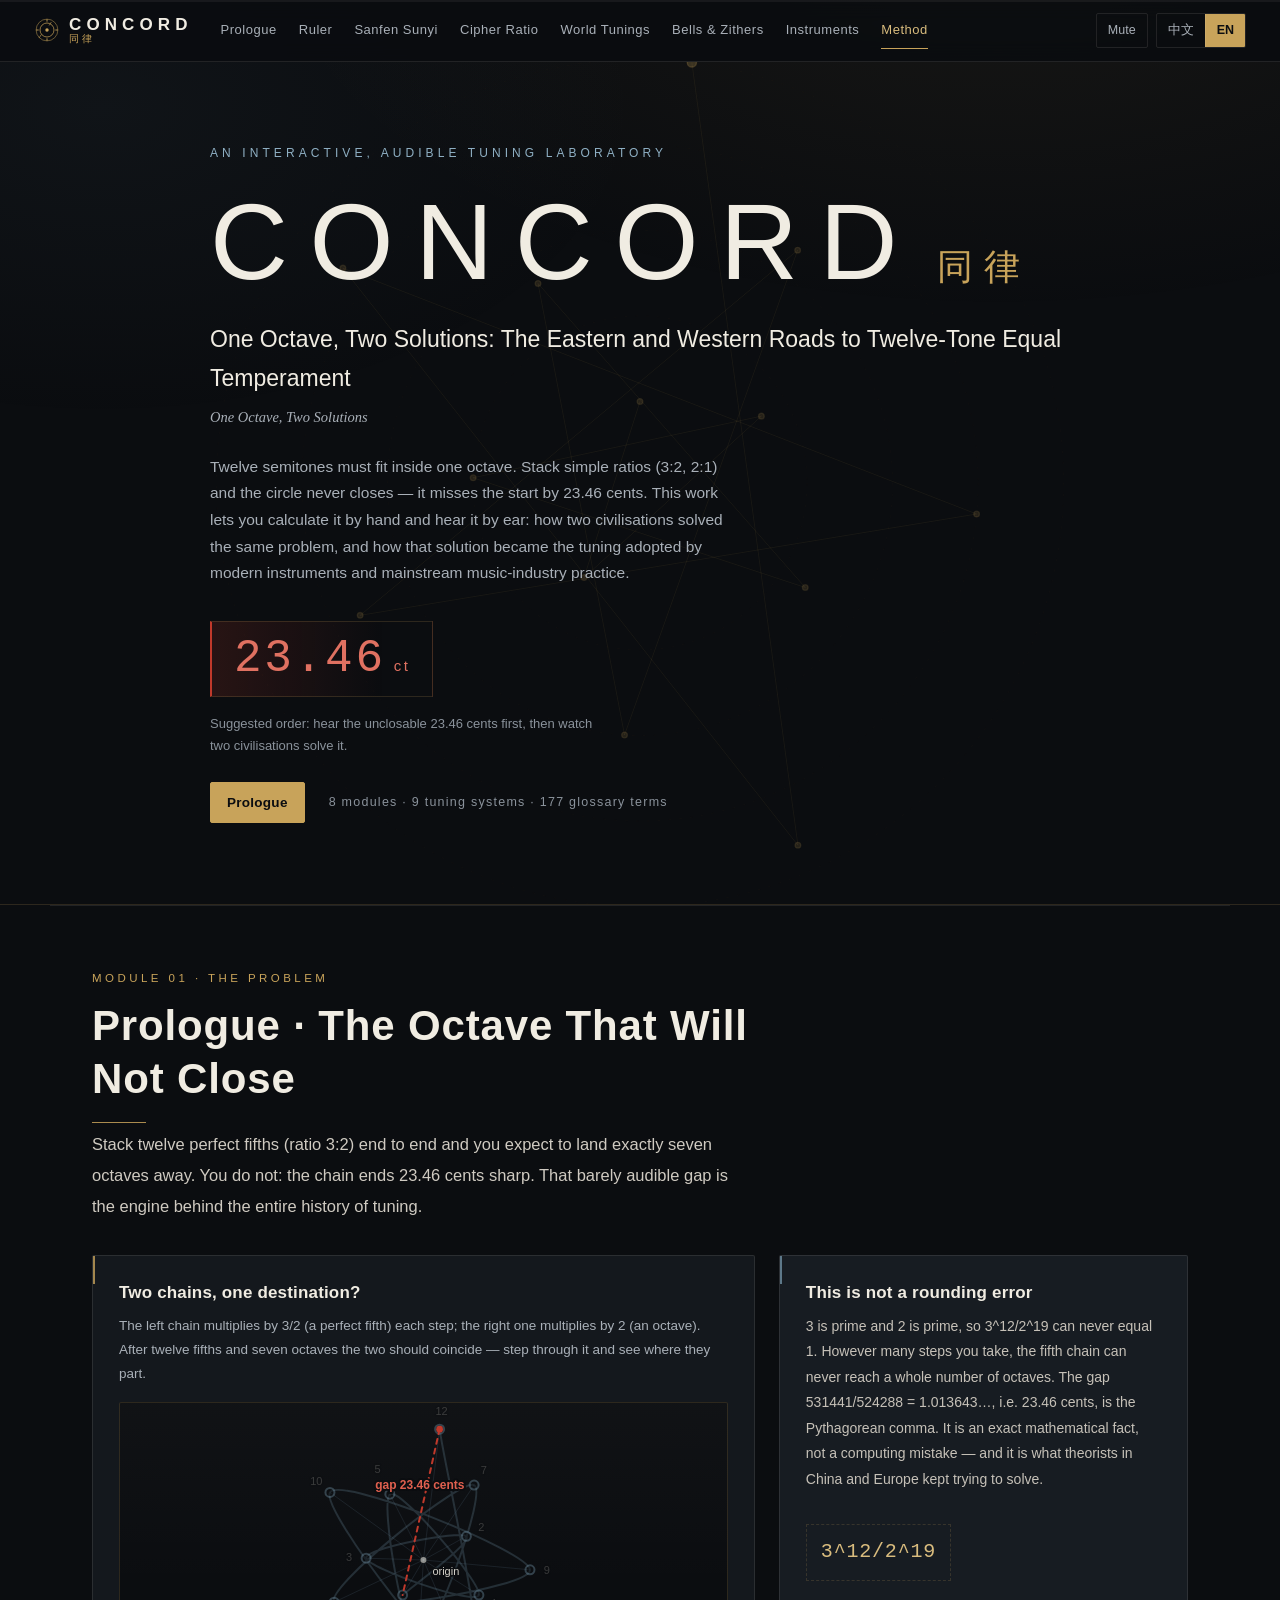
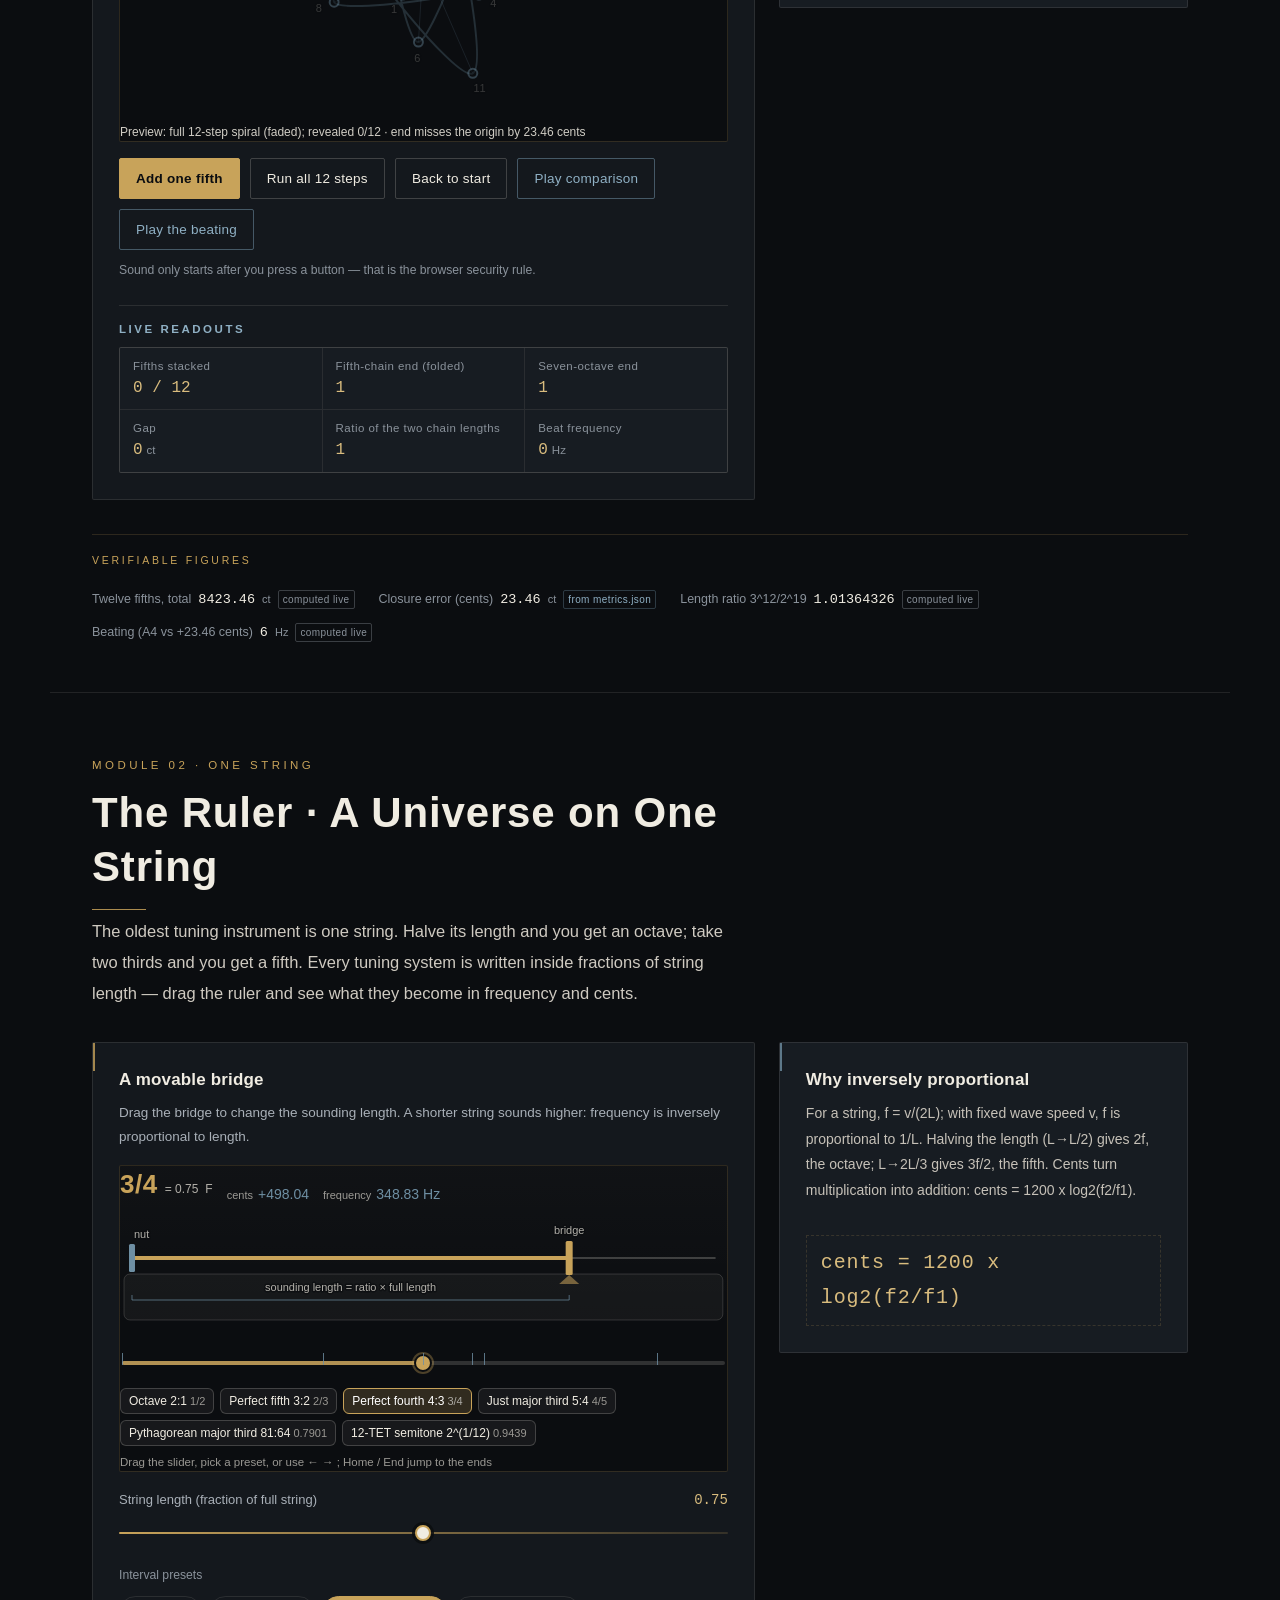
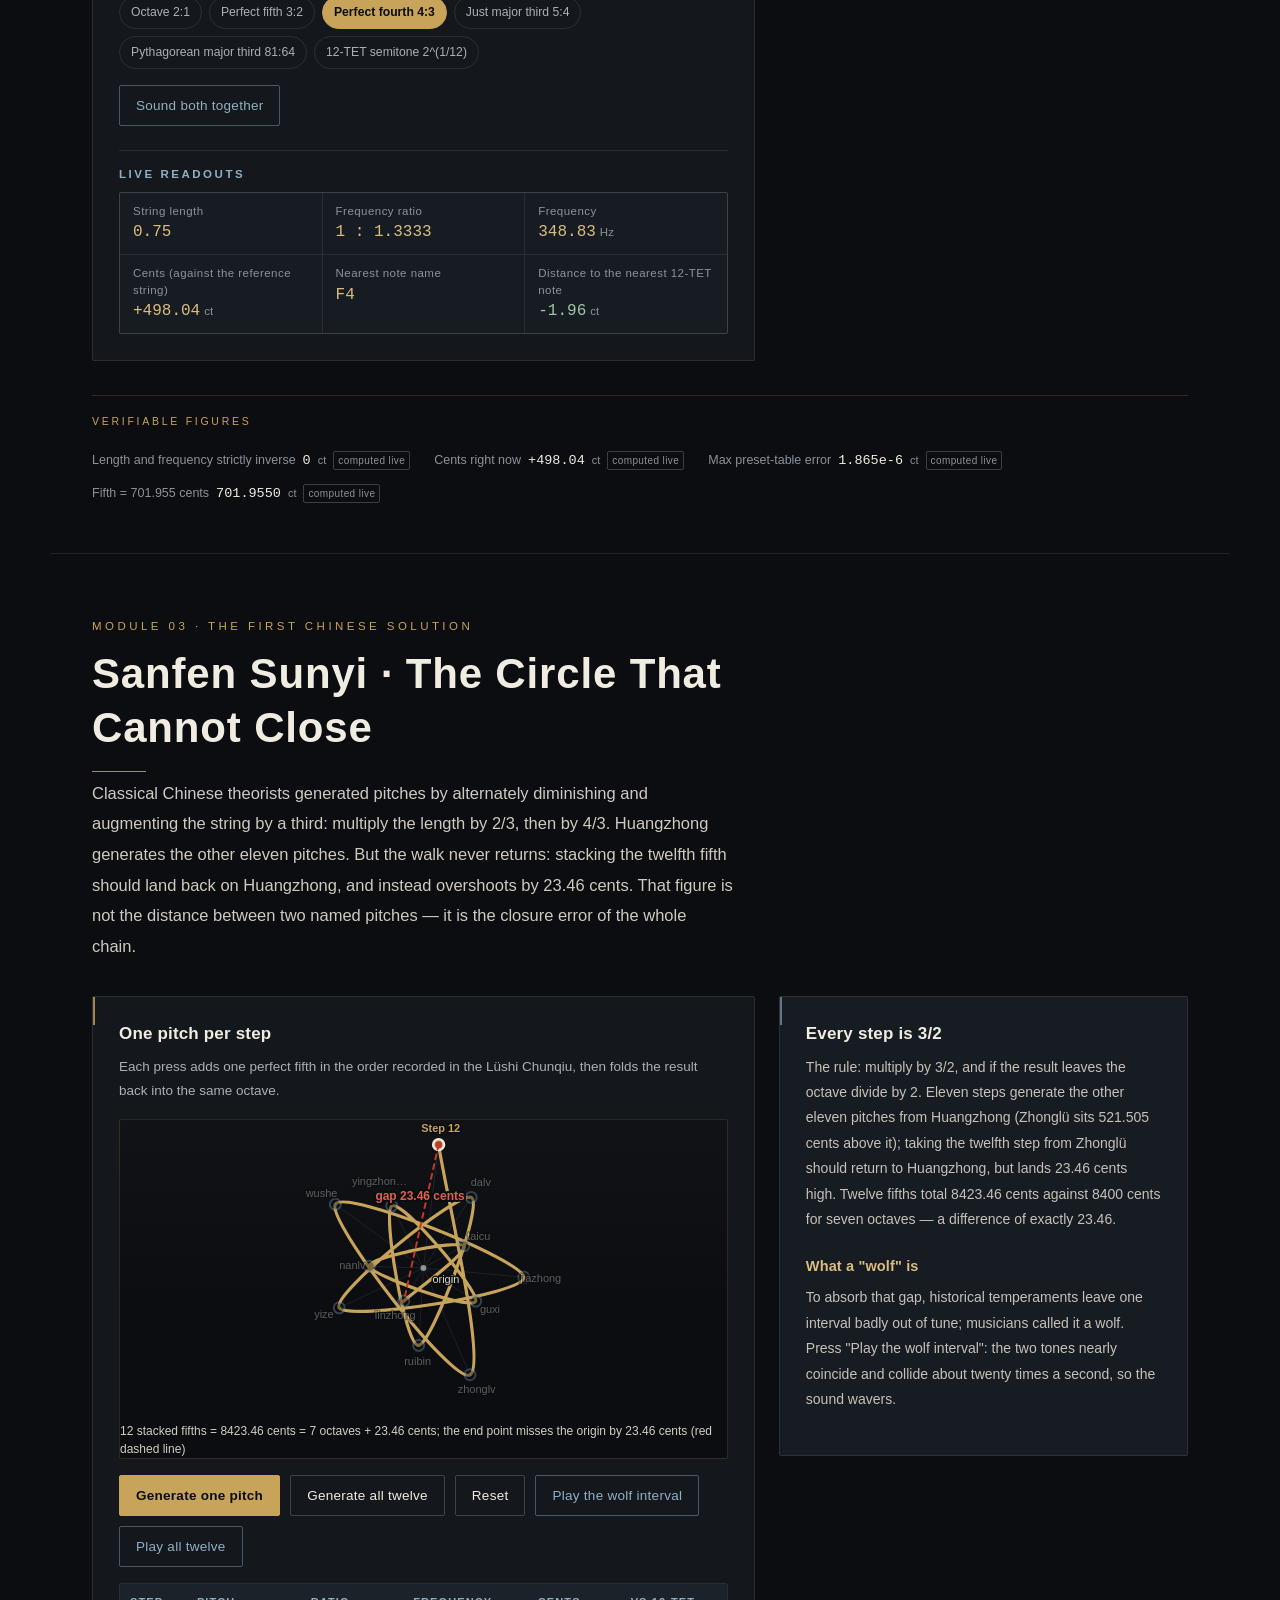
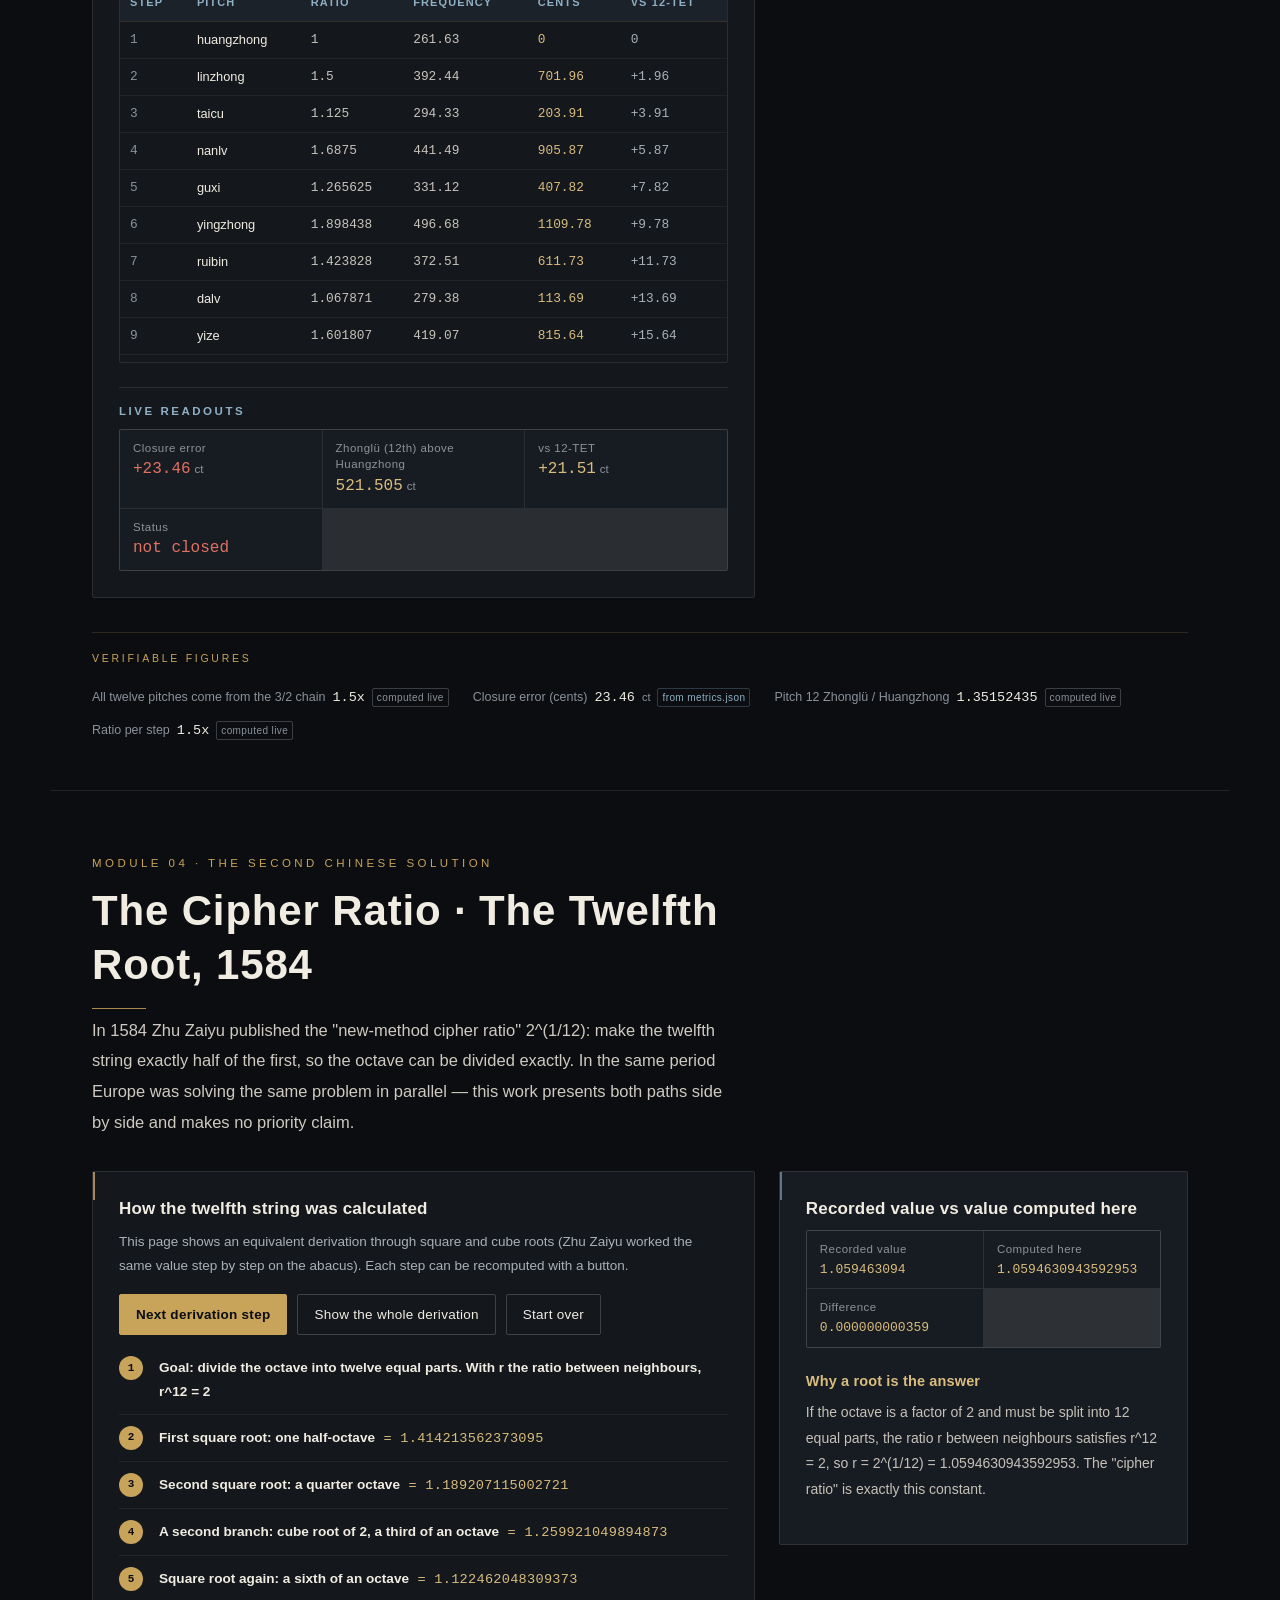
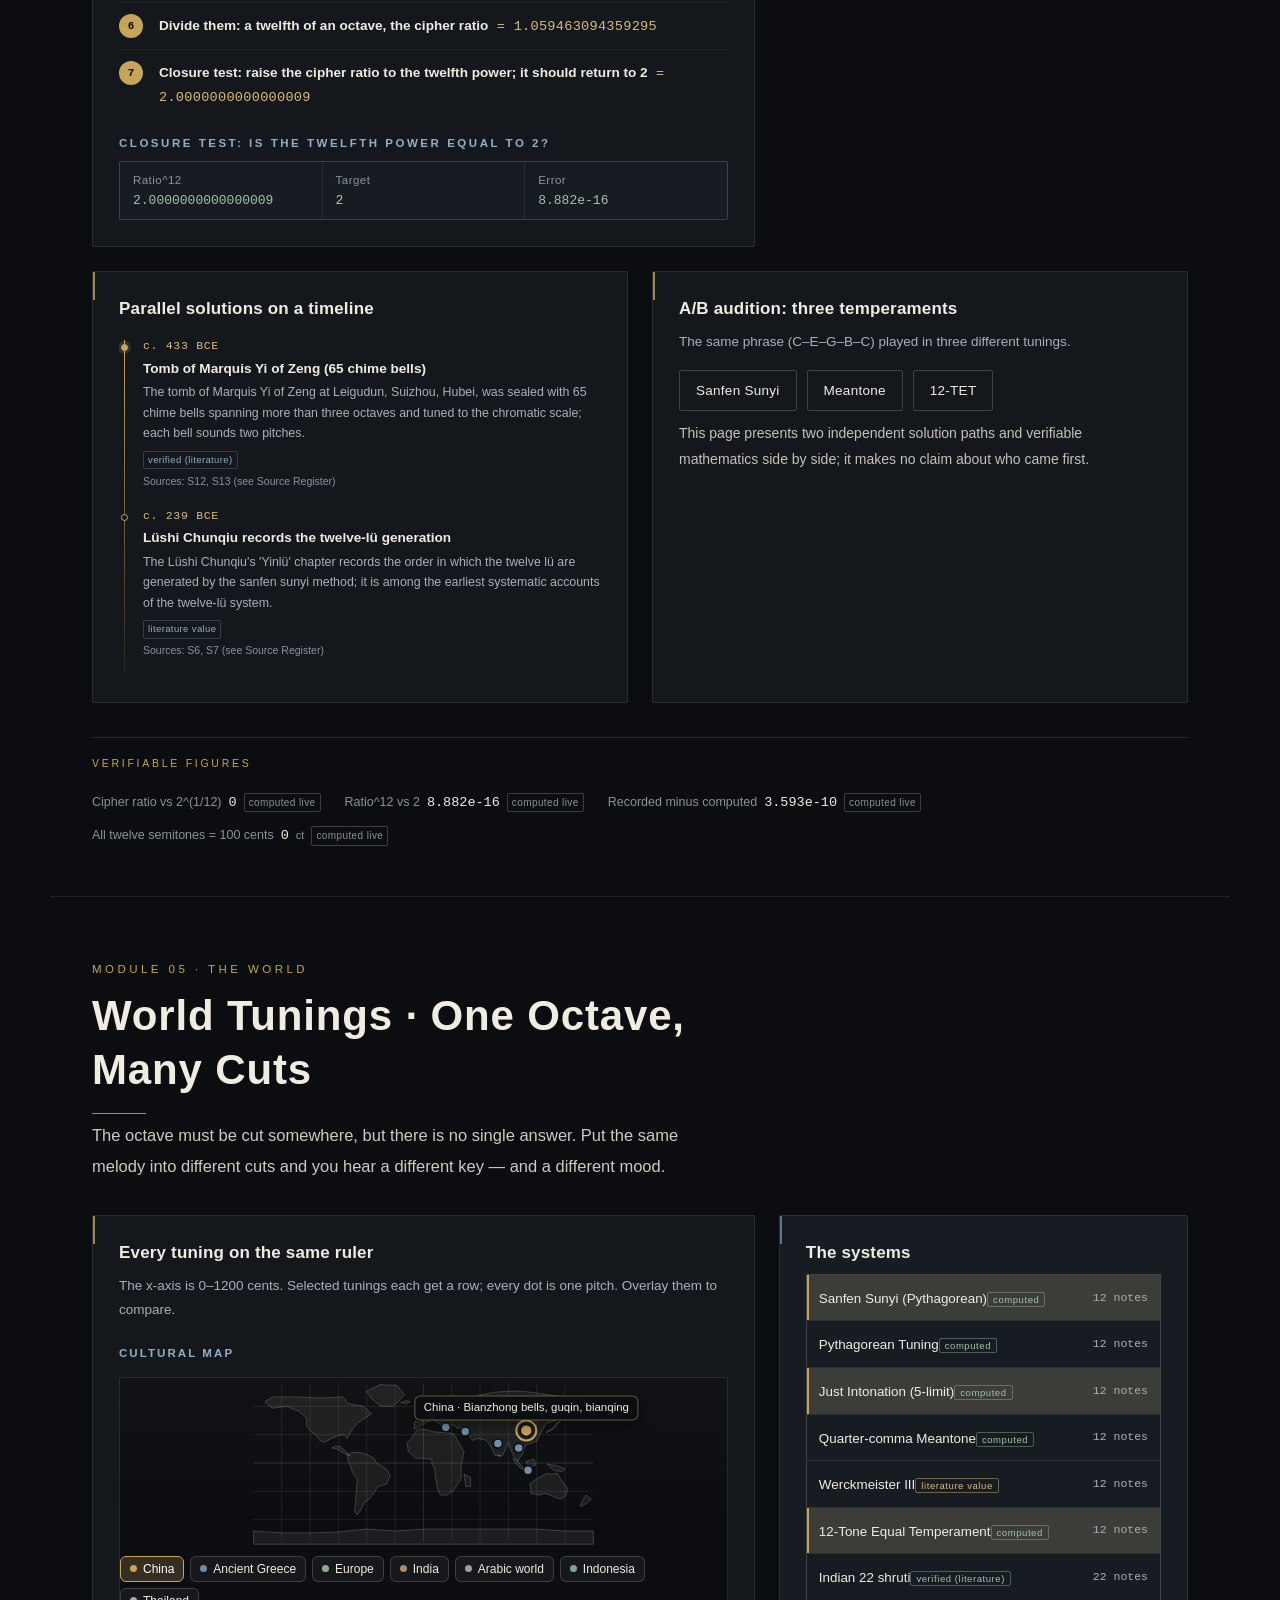
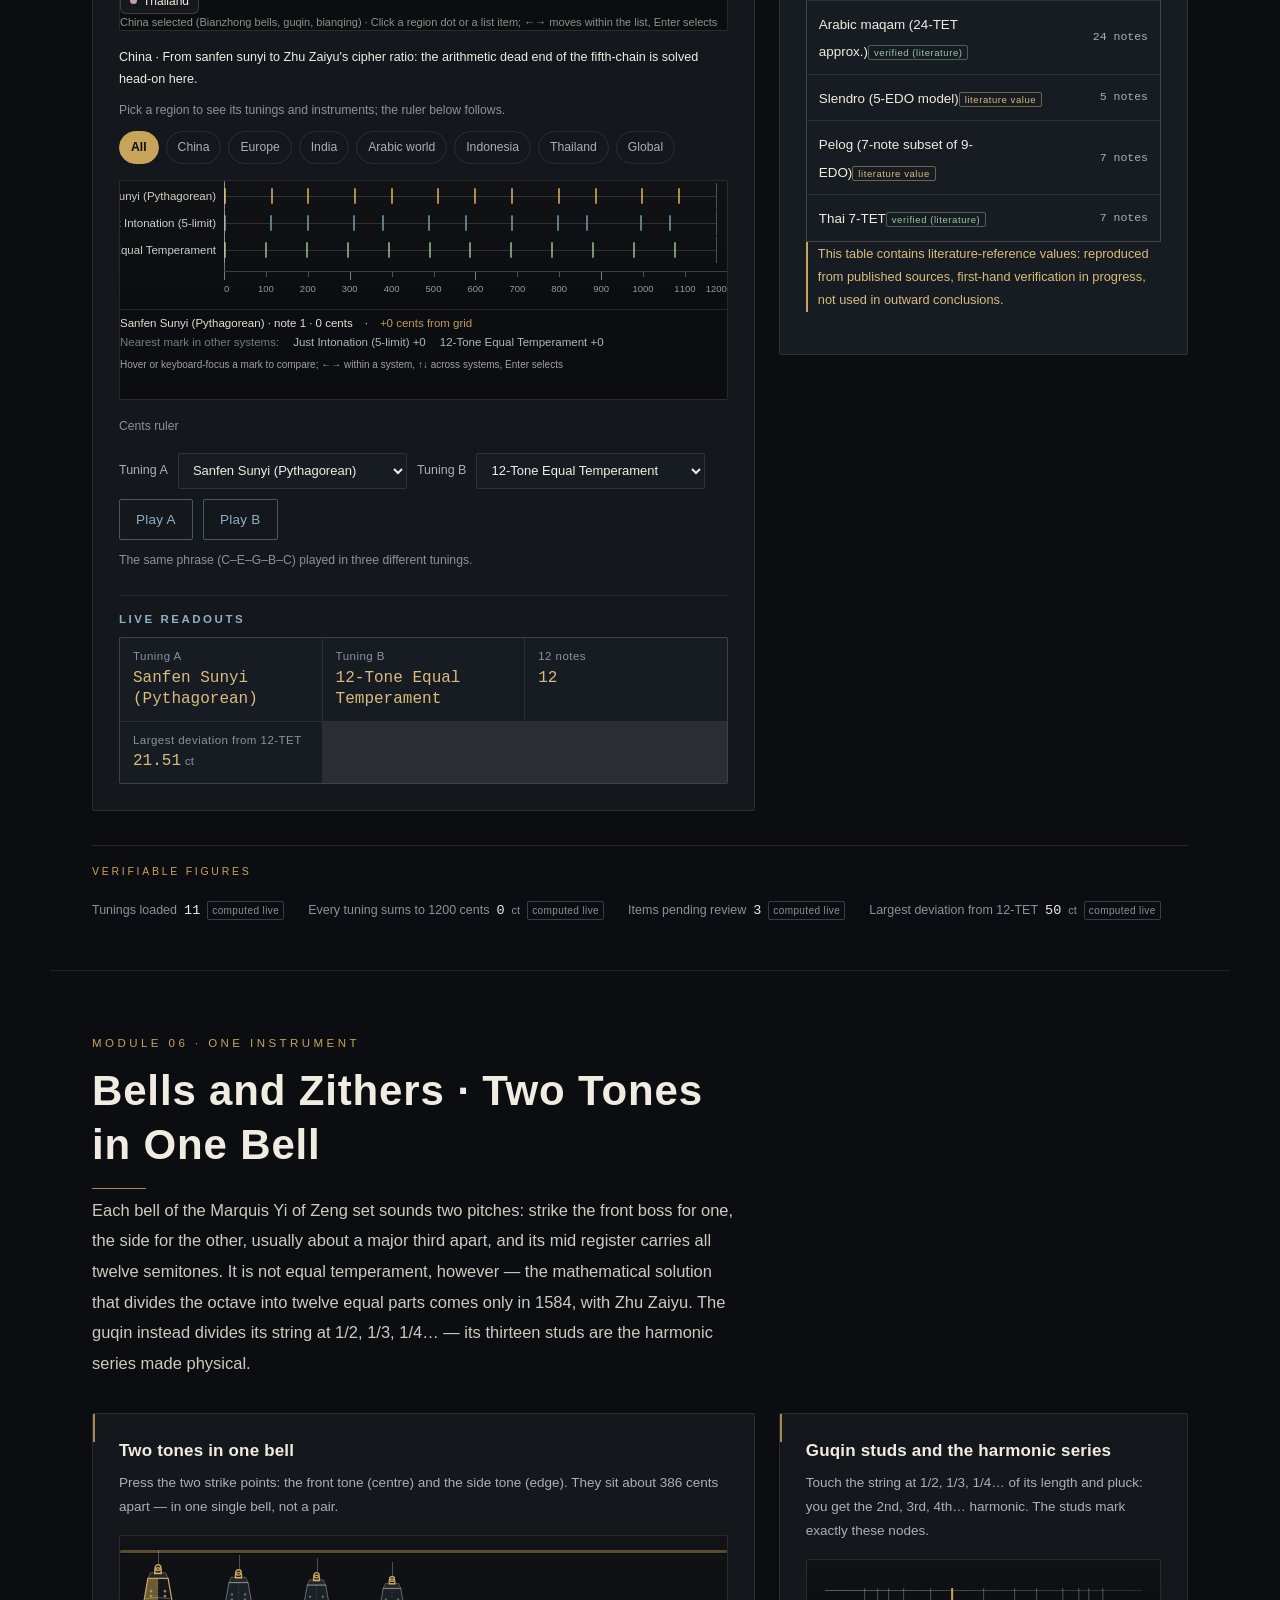
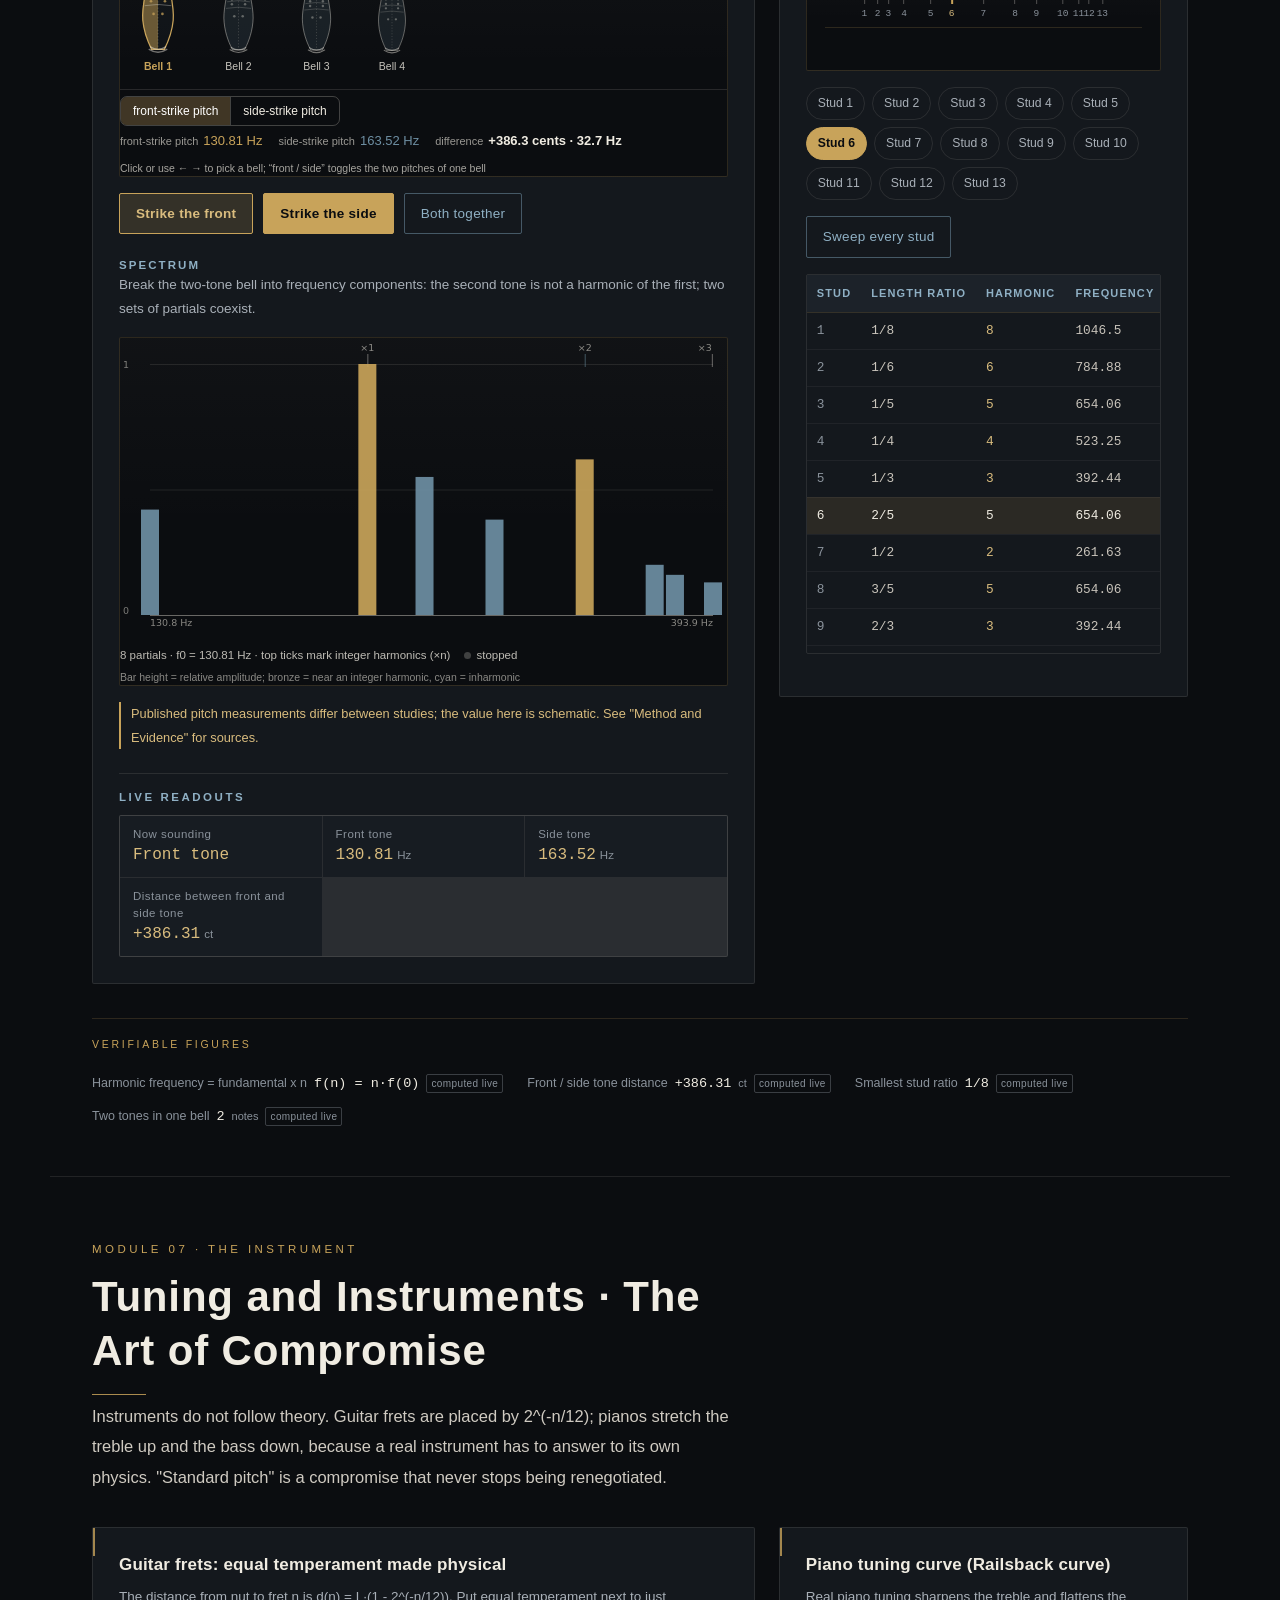
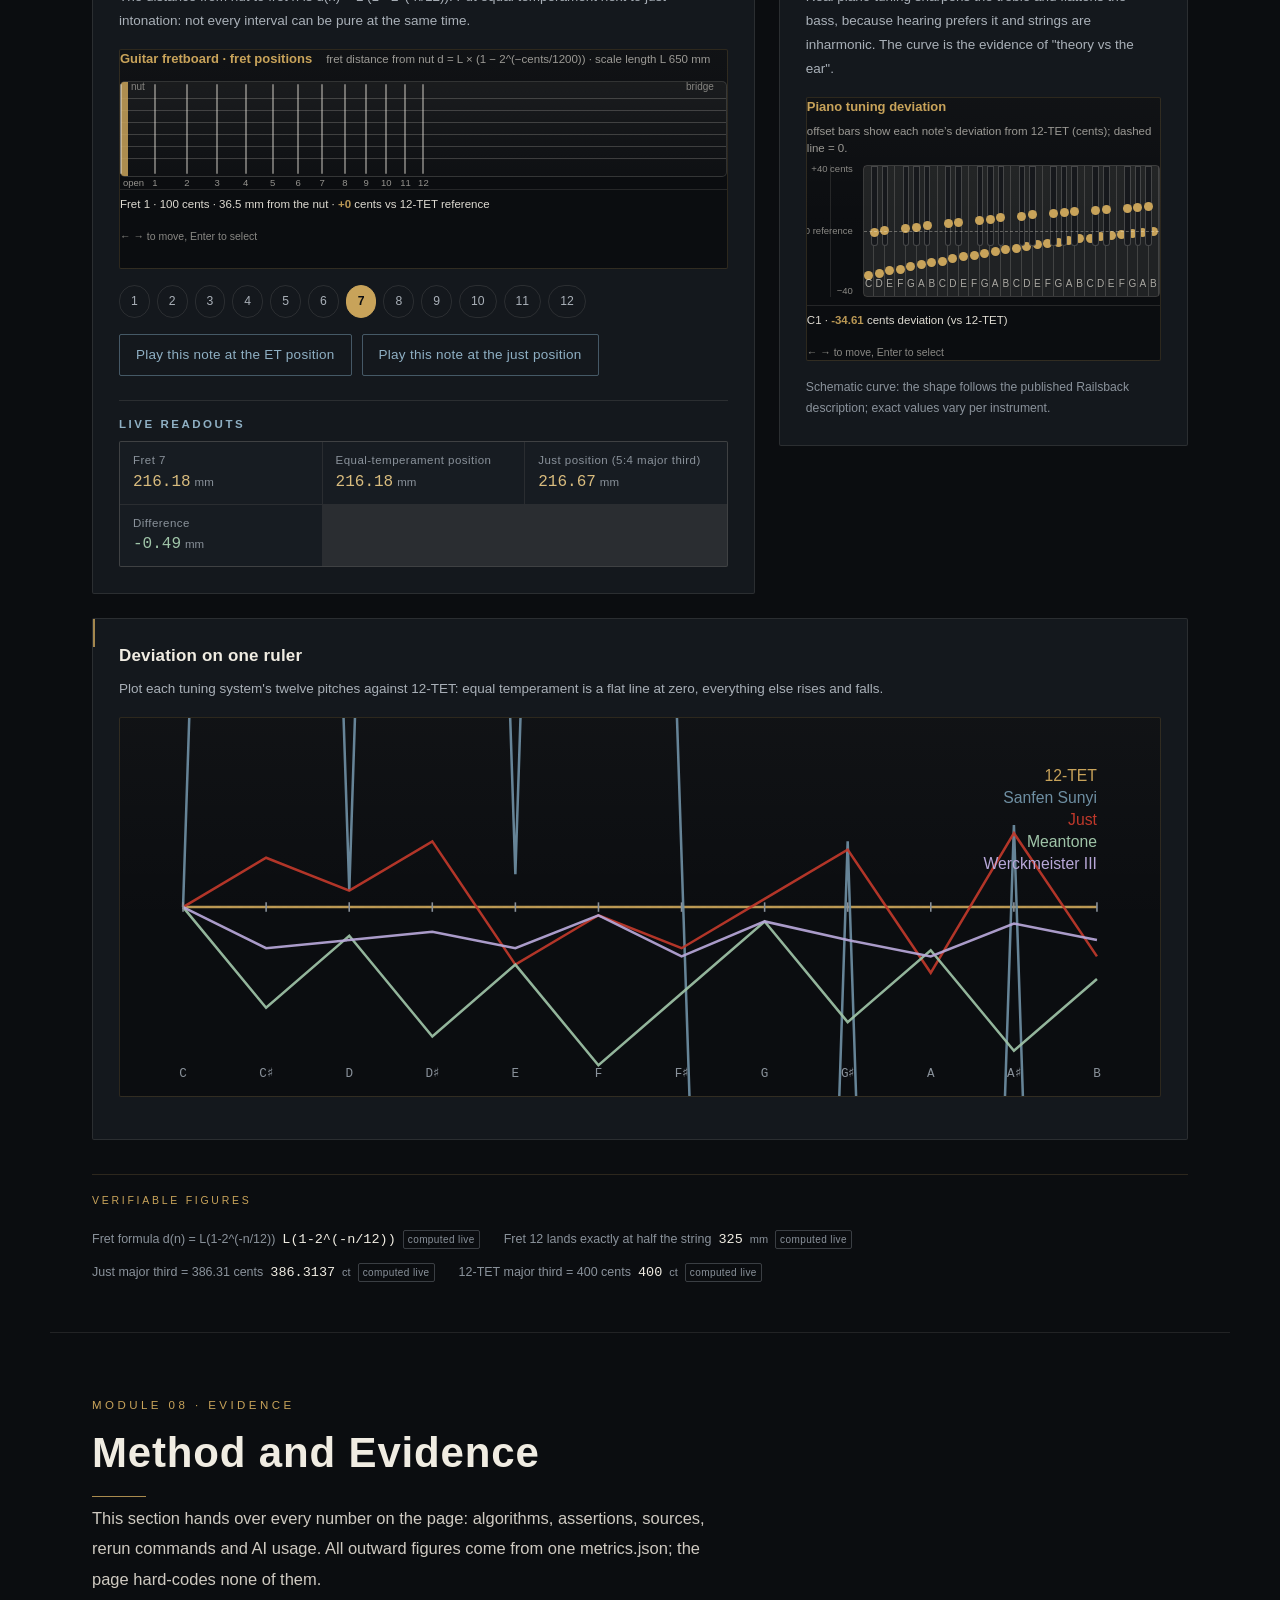
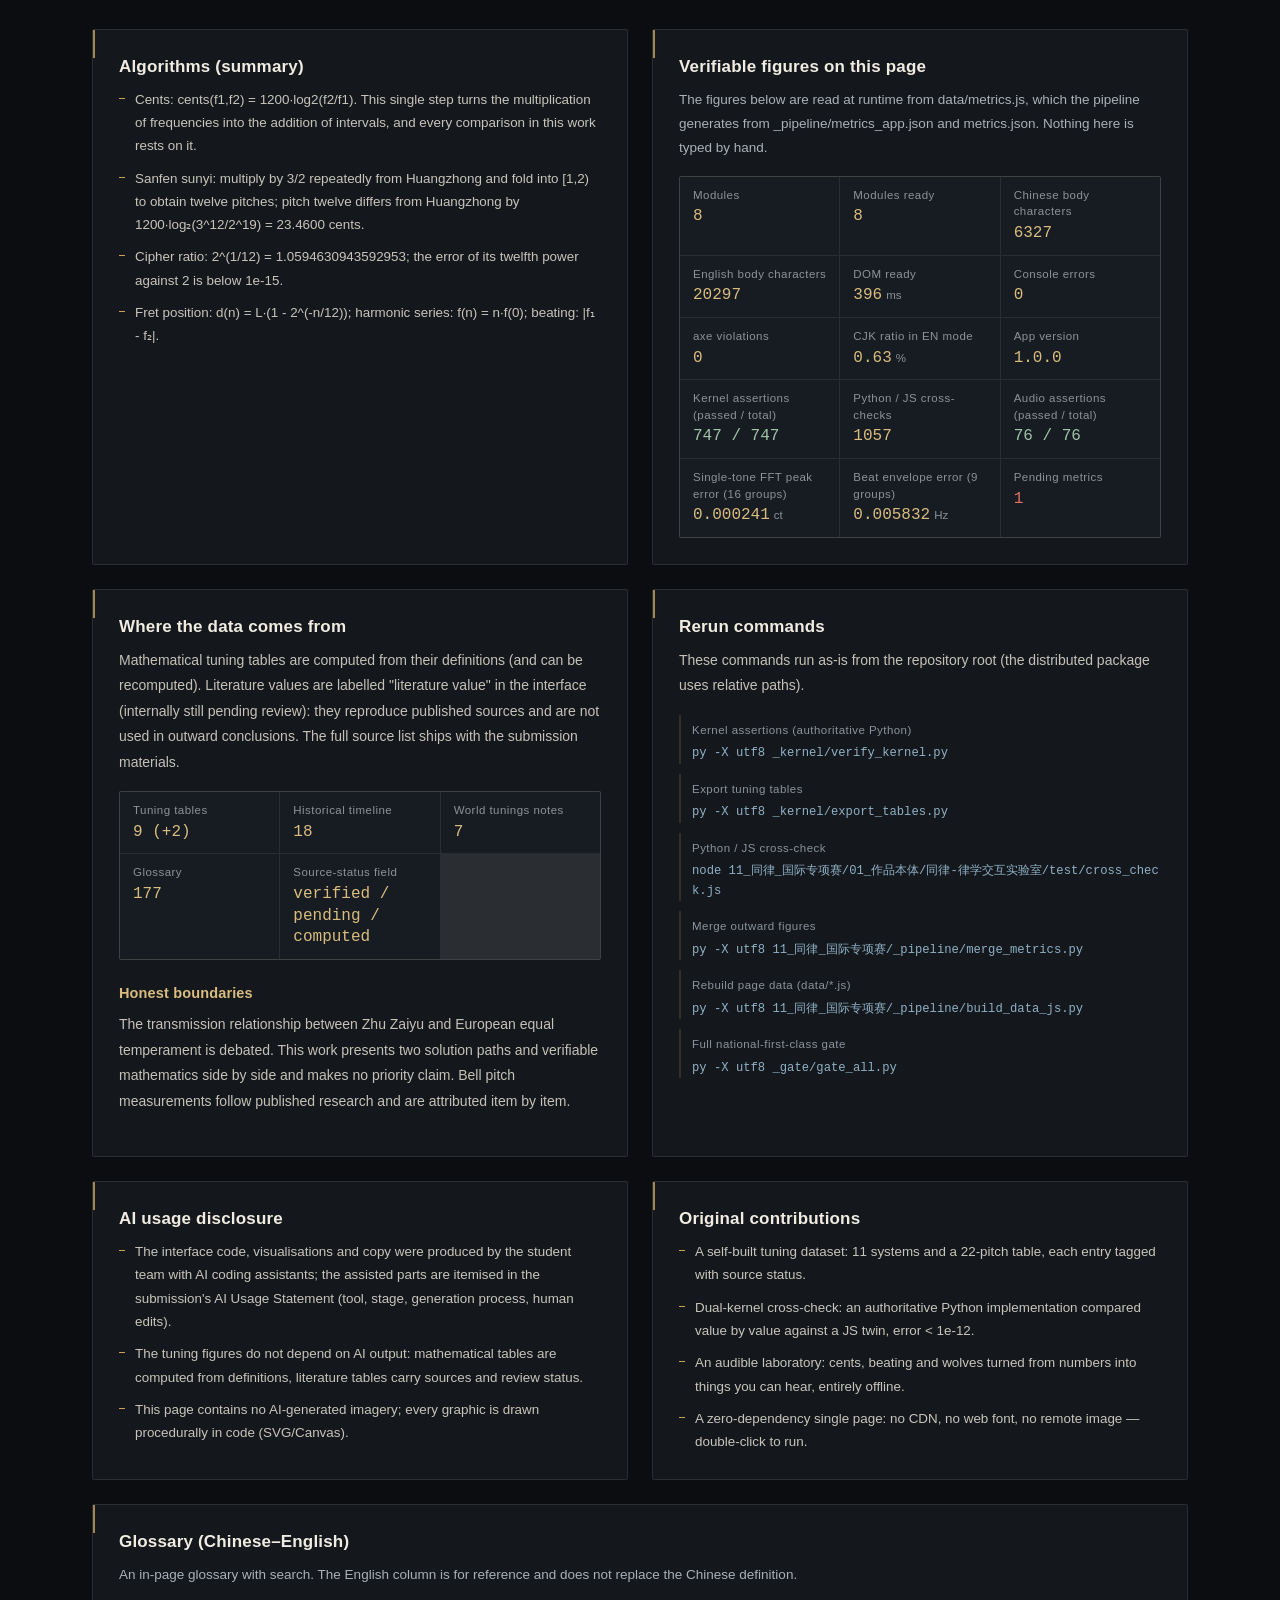
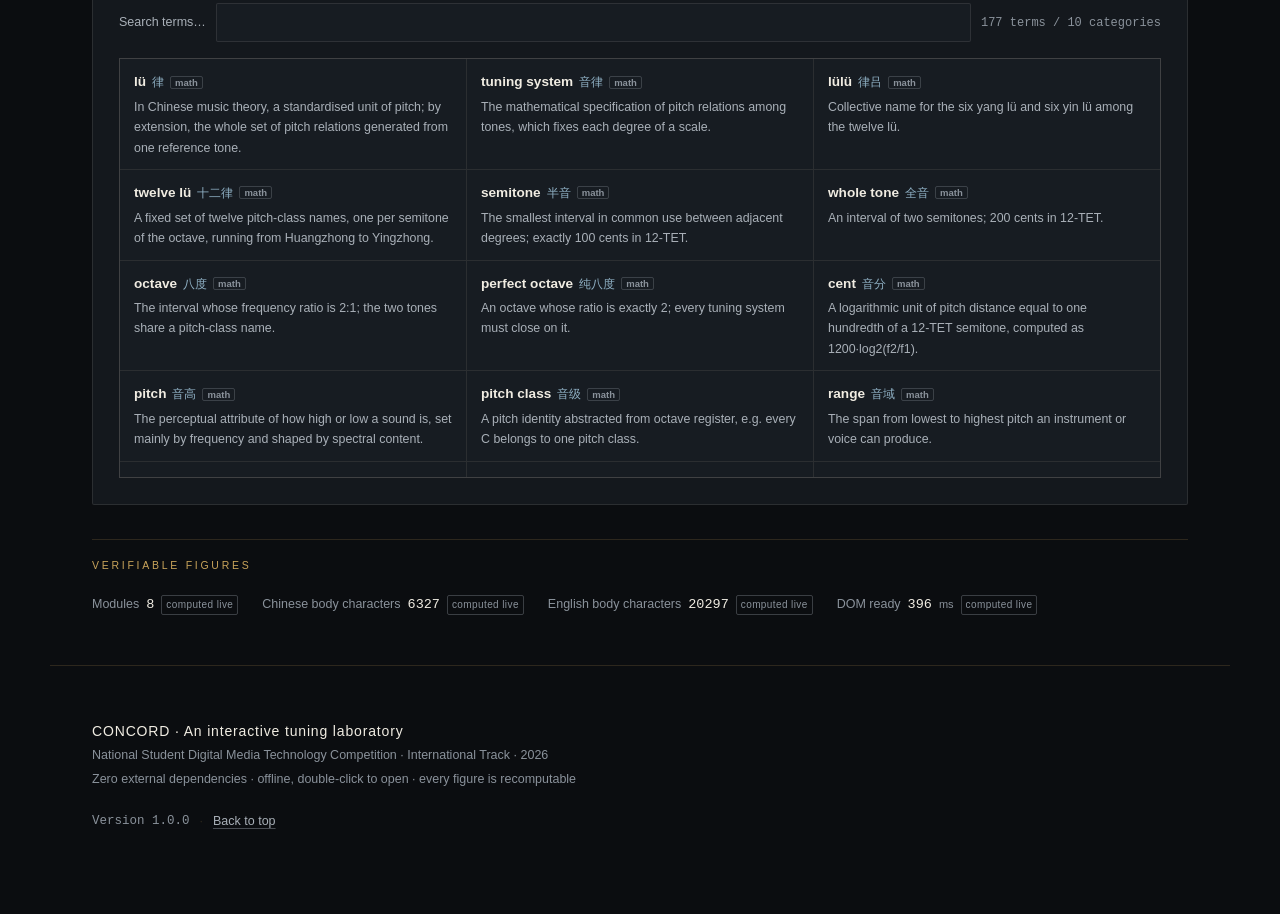
<file: app/index.html>
<!DOCTYPE html>
<html lang="zh-CN" data-lang="zh">
<head>
<meta charset="UTF-8">
<meta name="viewport" content="width=device-width, initial-scale=1.0">
<title>同律 CONCORD · 律学交互实验室</title>
<meta name="app-version" content="1.0.0">
<meta name="description" content="《同律》CONCORD：一个八度必须切成 12 个半音，用简单分数永远无法闭合——差 23.46 音分。可听化律学交互实验室：三分损益、朱载堉新法密率 2^(1/12)、世界律制，全部可复算、可复听、纯离线单页。">
<!-- 社交分享（OG/Twitter）：仅影响分享卡片，不改变界面 -->
<meta property="og:type" content="website">
<meta property="og:site_name" content="同律 CONCORD">
<meta property="og:title" content="同律 CONCORD · 一台可听化的律学仪器">
<meta property="og:description" content="一个八度用简单分数永远闭合不了——差 23.46 音分。拖一根弦，得到弦长比/频率比/音分三组读数，听见两种律制的差别；全部结论可用一条命令复跑。">
<meta property="og:url" content="https://jiaqisong2026.github.io/concord/app/">
<meta property="og:image" content="https://jiaqisong2026.github.io/concord/app/og_cover.png">
<meta property="og:image:width" content="1200">
<meta property="og:image:height" content="630">
<meta property="og:locale" content="zh_CN">
<meta property="og:locale:alternate" content="en_US">
<meta name="twitter:card" content="summary_large_image">
<meta name="twitter:title" content="同律 CONCORD · 一台可听化的律学仪器">
<meta name="twitter:description" content="一个八度用简单分数永远闭合不了——差 23.46 音分。拖一根弦，得到弦长比/频率比/音分三组读数，听见两种律制的差别；全部结论可用一条命令复跑。">
<meta name="twitter:image" content="https://jiaqisong2026.github.io/concord/app/og_cover.png">
<meta name="theme-color" content="#0B0D10">
<meta name="color-scheme" content="dark">
<link rel="stylesheet" href="style.css">
</head>
<body>
<a class="skip-link" href="#main" data-i18n="a11y.skip">跳到主要内容</a>

<!-- 阅读进度条 -->
<div class="read-progress" role="presentation" aria-hidden="true">
  <div class="read-progress-bar" id="progressBar"></div>
</div>

<!-- ============================ 顶栏 ============================ -->
<header class="topbar" role="banner">
  <div class="brand">
    <span class="brand-mark" aria-hidden="true">
      <svg viewBox="0 0 32 32" width="26" height="26" focusable="false">
        <circle cx="16" cy="16" r="13.4" fill="none" stroke="currentColor" stroke-width="1.1" opacity=".55"/>
        <circle cx="16" cy="16" r="8.6" fill="none" stroke="currentColor" stroke-width="1.1" opacity=".8"/>
        <circle cx="16" cy="16" r="2.1" fill="currentColor"/>
        <path d="M16 2.6v3.1M16 26.3v3.1M2.6 16h3.1M26.3 16h3.1" stroke="currentColor" stroke-width="1.1"/>
        <path d="M21.4 6.2 18.6 10.4M6.2 25.8l2.8-4.2" stroke="currentColor" stroke-width="1.1" opacity=".7"/>
      </svg>
    </span>
    <span class="brand-text">
      <b data-i18n="nav.brand">同律</b>
      <small data-i18n="nav.brandSub">CONCORD</small>
    </span>
  </div>

  <nav class="module-nav" aria-label="模块导航" data-i18n-aria="a11y.mainNav">
    <button type="button" class="nav-btn" data-module-target="m1" data-i18n="nav.m1">序章</button>
    <button type="button" class="nav-btn" data-module-target="m2" data-i18n="nav.m2">律尺</button>
    <button type="button" class="nav-btn" data-module-target="m3" data-i18n="nav.m3">三分损益</button>
    <button type="button" class="nav-btn" data-module-target="m4" data-i18n="nav.m4">密率</button>
    <button type="button" class="nav-btn" data-module-target="m5" data-i18n="nav.m5">世界律制</button>
    <button type="button" class="nav-btn" data-module-target="m6" data-i18n="nav.m6">编钟与琴</button>
    <button type="button" class="nav-btn" data-module-target="m7" data-i18n="nav.m7">律与器</button>
    <button type="button" class="nav-btn" data-module-target="m8" data-i18n="nav.m8">方法与证据</button>
  </nav>

  <div class="topbar-tools">
    <button type="button" class="tool-btn" id="soundToggle" aria-pressed="false" data-i18n-aria="a11y.playGroup">
      <span class="tool-label" data-i18n="ui.stopAllShort">静音</span>
    </button>
    <div class="lang-switch" role="group" aria-label="Language" data-i18n-aria="a11y.langGroup">
      <button type="button" data-lang-toggle="zh" aria-pressed="true" lang="zh-CN">中文</button>
      <button type="button" data-lang-toggle="en" aria-pressed="false" lang="en">EN</button>
    </div>
  </div>
</header>

<main id="main" tabindex="-1">

  <!-- ============================ 封面 ============================ -->
  <section class="cover" id="cover">
    <div class="cover-grid" aria-hidden="true">
      <svg viewBox="0 0 1200 620" preserveAspectRatio="xMidYMid slice" focusable="false">
        <g id="coverLines" fill="none" stroke="currentColor"></g>
      </svg>
    </div>
    <div class="cover-inner">
      <p class="cover-kicker" data-i18n="meta.kicker">律学交互实验室 · 可听化 · 可复算</p>
      <h1 class="cover-title">
        <span class="cover-zh" data-i18n="nav.brand">同律</span>
        <span class="cover-en" data-i18n="nav.brandSub">CONCORD</span>
      </h1>
      <p class="cover-sub" data-i18n="meta.subtitle">一个八度的两种解法 —— 十二平均律的东西方之路</p>
      <p class="cover-sub-en" data-i18n="meta.subtitleEn">One Octave, Two Solutions: The Eastern and Western Roads to Twelve-Tone Equal Temperament</p>
      <p class="cover-intro" data-i18n="meta.intro">一个八度必须切成 12 个半音。用简单分数一路叠下去，数学上永远回不到起点——差 23.46 音分。</p>
      <div class="cover-gap" role="img" aria-label="23.46 cents gap">
        <span class="cover-gap-num">23.46</span>
        <span class="cover-gap-unit" data-i18n="ui.centsShort">音分</span>
      </div>
      <p class="cover-hint" data-i18n="meta.introHint">建议顺序：先听见那不闭合的 23.46 音分，再看两个文明怎样各自解开它。</p>
      <div class="cover-cta">
        <button type="button" class="btn btn-gold" id="coverStart" data-i18n="nav.m1">序章</button>
        <span class="cover-total" id="coverTotal"></span>
      </div>
    </div>
  </section>

  <!-- ============================ M1 ============================ -->
  <section id="m1" class="mod" data-module="m1" aria-labelledby="m1-h">
    <div class="mod-head">
      <p class="mod-kicker" data-i18n="m1.kicker">模块 01 · 问题</p>
      <h2 class="mod-title" id="m1-h" data-i18n="m1.title">序章 · 不闭合的八度</h2>
      <p class="mod-title-en" data-i18n="m1.titleEn">Prologue · The Octave That Will Not Close</p>
      <p class="mod-lead" data-i18n="m1.lead">把 12 个纯五度首尾相接……</p>
    </div>
    <div class="mod-body">
      <div class="panel panel-demo">
        <h3 class="panel-title" data-i18n="m1.demoTitle">两条链，同一个终点？</h3>
        <p class="panel-desc" data-i18n="m1.demoDesc">左链每步乘 3/2，右链每步乘 2。</p>
        <div class="viz-slot viz-tall" id="viz-m1" data-viz="spiral5th" data-viz-height="380" role="group" data-i18n-aria="a11y.chart"></div>
        <div class="controls" role="group" data-i18n-aria="a11y.playGroup">
          <button type="button" class="btn btn-gold" id="m1-step" data-i18n="m1.stepBtn">叠一个五度</button>
          <button type="button" class="btn" id="m1-run" data-i18n="m1.run12">走完 12 步</button>
          <button type="button" class="btn" id="m1-reset" data-i18n="m1.reset">回到起点</button>
          <button type="button" class="btn btn-cyan" id="m1-play" data-i18n="m1.playCompare">播放对比</button>
          <button type="button" class="btn btn-cyan" id="m1-beat" data-i18n="m1.playBeat">播放拍音</button>
        </div>
        <p class="inline-hint" data-i18n="m1.hintPlay">声音需要你先点一下按钮才会响。</p>
        <div class="readouts">
          <h4 class="readouts-title" data-i18n="a11y.readouts">实时读数</h4>
          <dl class="readout-grid" id="m1-readouts"></dl>
        </div>
      </div>
      <div class="panel panel-note" role="note">
        <h3 class="panel-title" data-i18n="m1.explainTitle">这不是计算误差</h3>
        <p class="note-body" data-i18n="m1.explain">3 是质数，2 也是质数……</p>
        <p class="note-eq" aria-label="3^12 / 2^19"><span data-i18n="m1.explainEq">3¹²/2¹⁹</span></p>
      </div>
    </div>
    <div class="figures" role="group" data-i18n-aria="a11y.figures">
      <span class="figures-label" data-i18n="a11y.figures">可核验数字</span>
      <ul class="figures-list" id="m1-figures"></ul>
    </div>
  </section>

  <!-- ============================ M2 ============================ -->
  <section id="m2" class="mod" data-module="m2" aria-labelledby="m2-h">
    <div class="mod-head">
      <p class="mod-kicker" data-i18n="m2.kicker">模块 02 · 一根弦</p>
      <h2 class="mod-title" id="m2-h" data-i18n="m2.title">律尺 · 一根弦上的宇宙</h2>
      <p class="mod-title-en" data-i18n="m2.titleEn">The Ruler · A Universe on One String</p>
      <p class="mod-lead" data-i18n="m2.lead">调音最原始的仪器是一根弦。</p>
    </div>
    <div class="mod-body">
      <div class="panel panel-demo">
        <h3 class="panel-title" data-i18n="m2.demoTitle">可移动的琴码</h3>
        <p class="panel-desc" data-i18n="m2.demoDesc">拖动琴码改变被截取的弦长。</p>
        <div class="viz-slot" id="viz-m2" data-viz="monochord" data-viz-height="300" role="img" data-i18n-aria="a11y.chart"></div>
        <div class="ctrl">
          <label class="ctrl-label" for="m2-slider">
            <span data-i18n="m2.sliderLabel">弦长比</span>
            <output id="m2-out" for="m2-slider">0.75</output>
          </label>
          <input type="range" id="m2-slider" min="50" max="100" step="1" value="75"
                 aria-describedby="m2-presets-hint">
          <p class="inline-hint" id="m2-presets-hint" data-i18n="m2.presets">音程预设</p>
          <div class="chips" id="m2-presets" role="group" data-i18n-aria="m2.presets"></div>
        </div>
        <div class="controls" role="group" data-i18n-aria="a11y.playGroup">
          <button type="button" class="btn btn-cyan" id="m2-play" data-i18n="m2.playBoth">同时发声</button>
        </div>
        <div class="readouts">
          <h4 class="readouts-title" data-i18n="a11y.readouts">实时读数</h4>
          <dl class="readout-grid" id="m2-readouts"></dl>
        </div>
      </div>
      <div class="panel panel-note" role="note">
        <h3 class="panel-title" data-i18n="m2.explainTitle">为什么是反比</h3>
        <p class="note-body" data-i18n="m2.explain">频率 f = v/(2L)……</p>
        <p class="note-eq" aria-label="cents formula"><span data-i18n="m2.explainEq">¢ = 1200·log₂(f₂/f₁)</span></p>
      </div>
    </div>
    <div class="figures" role="group" data-i18n-aria="a11y.figures">
      <span class="figures-label" data-i18n="a11y.figures">可核验数字</span>
      <ul class="figures-list" id="m2-figures"></ul>
    </div>
  </section>

  <!-- ============================ M3 ============================ -->
  <section id="m3" class="mod" data-module="m3" aria-labelledby="m3-h">
    <div class="mod-head">
      <p class="mod-kicker" data-i18n="m3.kicker">模块 03 · 中国解法之一</p>
      <h2 class="mod-title" id="m3-h" data-i18n="m3.title">三分损益 · 五度圈走不到头</h2>
      <p class="mod-title-en" data-i18n="m3.titleEn">Sanfen Sunyi · The Circle That Cannot Close</p>
      <p class="mod-lead" data-i18n="m3.lead">中国古人用「三分损一、三分益一」交替生律。</p>
    </div>
    <div class="mod-body">
      <div class="panel panel-demo">
        <h3 class="panel-title" data-i18n="m3.demoTitle">一步一生律</h3>
        <p class="panel-desc" data-i18n="m3.demoDesc">每点一次「生一律」，按《吕氏春秋》的次序再叠一个纯五度。</p>
        <div class="viz-slot viz-tall" id="viz-m3" data-viz="spiral5th" data-viz-height="360" role="img" data-i18n-aria="a11y.chart"></div>
        <div class="controls" role="group" data-i18n-aria="a11y.playGroup">
          <button type="button" class="btn btn-gold" id="m3-gen" data-i18n="m3.btnGen">生一律</button>
          <button type="button" class="btn" id="m3-all" data-i18n="m3.btnGenAll">生成 12 律</button>
          <button type="button" class="btn" id="m3-reset" data-i18n="m3.btnReset">重置</button>
          <button type="button" class="btn btn-cyan" id="m3-wolf" data-i18n="m3.btnPlayWolf">播放狼音</button>
          <button type="button" class="btn btn-cyan" id="m3-scale" data-i18n="m3.btnPlayScale">播放十二律</button>
        </div>
        <div class="table-wrap" role="region" tabindex="0" data-i18n-aria="m3.cellsLabel">
          <table class="data-table" id="m3-table">
            <caption class="sr-only" data-i18n="m3.cellsLabel">十二律表</caption>
            <thead>
              <tr>
                <th scope="col" data-i18n="m3.tableStep">步</th>
                <th scope="col" data-i18n="m3.tableName">律名</th>
                <th scope="col" data-i18n="m3.tableRatio">频率比</th>
                <th scope="col" data-i18n="m3.tableHz">频率</th>
                <th scope="col" data-i18n="m3.tableCents">音分</th>
                <th scope="col" data-i18n="m3.tableDev">与平均律差</th>
              </tr>
            </thead>
            <tbody id="m3-tbody"></tbody>
          </table>
        </div>
        <div class="readouts">
          <h4 class="readouts-title" data-i18n="a11y.readouts">实时读数</h4>
          <dl class="readout-grid" id="m3-readouts"></dl>
        </div>
      </div>
      <div class="panel panel-note" role="note">
        <h3 class="panel-title" data-i18n="m3.explainTitle">每一步都是 3/2</h3>
        <p class="note-body" data-i18n="m3.explain">生律规则：×3/2 后若超过八度就除 2 折回。</p>
        <h3 class="panel-title panel-title-sub" data-i18n="m3.wolfTitle">「狼音」是什么</h3>
        <p class="note-body" data-i18n="m3.wolfDesc">为了迁就这个缺口，历史上各律制留下某个格外刺耳的音程。</p>
      </div>
    </div>
    <div class="figures" role="group" data-i18n-aria="a11y.figures">
      <span class="figures-label" data-i18n="a11y.figures">可核验数字</span>
      <ul class="figures-list" id="m3-figures"></ul>
    </div>
  </section>

  <!-- ============================ M4 ============================ -->
  <section id="m4" class="mod" data-module="m4" aria-labelledby="m4-h">
    <div class="mod-head">
      <p class="mod-kicker" data-i18n="m4.kicker">模块 04 · 中国解法之二</p>
      <h2 class="mod-title" id="m4-h" data-i18n="m4.title">密率 · 1584 年的第十二根</h2>
      <p class="mod-title-en" data-i18n="m4.titleEn">The Cipher Ratio · The Twelfth Root, 1584</p>
      <p class="mod-lead" data-i18n="m4.lead">1584 年，朱载堉在《律学新说》中给出「新法密率」。</p>
    </div>
    <div class="mod-body">
      <div class="panel panel-demo">
        <h3 class="panel-title" data-i18n="m4.demoTitle">第十二根弦是怎么算出来的</h3>
        <p class="panel-desc" data-i18n="m4.demoDesc">本页以平方根与立方根链演示与 2^(1/12) 等价的推导。</p>
        <div class="controls" role="group" data-i18n-aria="a11y.playGroup">
          <button type="button" class="btn btn-gold" id="m4-step" data-i18n="m4.stepBtn">下一步推导</button>
          <button type="button" class="btn" id="m4-all" data-i18n="m4.showAll">显示全部推导</button>
          <button type="button" class="btn" id="m4-reset" data-i18n="m4.resetDerivation">重新推导</button>
        </div>
        <ol class="deriv-list" id="m4-deriv"></ol>
        <div class="check-box">
          <h4 class="readouts-title" data-i18n="m4.powerTitle">闭合检验：12 次幂是否等于 2</h4>
          <dl class="readout-grid" id="m4-power"></dl>
        </div>
      </div>
      <div class="panel panel-note" role="note">
        <h3 class="panel-title" data-i18n="m4.litTitle">文献抄录值 vs 本页计算</h3>
        <dl class="readout-grid" id="m4-lit"></dl>
        <h3 class="panel-title panel-title-sub" data-i18n="m4.whyTitle">为什么开方就是解</h3>
        <p class="note-body" data-i18n="m4.whyBody">若八度 = 2 倍频率，等分成 12 份。</p>
      </div>
    </div>

    <div class="mod-row">
      <div class="panel">
        <h3 class="panel-title" data-i18n="m4.timelineTitle">并行解题时间线</h3>
        <div class="timeline" id="m4-timeline" role="region" tabindex="0" data-i18n-aria="m4.timelineTitle"></div>
      </div>
      <div class="panel">
        <h3 class="panel-title" data-i18n="m4.abTitle">三种律制 A/B 听辨</h3>
        <p class="panel-desc" data-i18n="m4.abDesc">同一段旋律（C–E–G–B–C），在三种律制下分别播放。</p>
        <div class="controls" role="group" data-i18n-aria="a11y.playGroup">
          <button type="button" class="btn" id="m4-play-sanfen" data-i18n="m4.abSanfen">三分损益</button>
          <button type="button" class="btn" id="m4-play-meantone" data-i18n="m4.abMeantone">中庸律</button>
          <button type="button" class="btn" id="m4-play-tet" data-i18n="m4.abTet">十二平均律</button>
        </div>
        <p class="note-body" data-i18n="m4.honorNote">本节并列展示两条独立解题路径与可核验的数学结论。</p>
      </div>
    </div>

    <div class="figures" role="group" data-i18n-aria="a11y.figures">
      <span class="figures-label" data-i18n="a11y.figures">可核验数字</span>
      <ul class="figures-list" id="m4-figures"></ul>
    </div>
  </section>

  <!-- ============================ M5 ============================ -->
  <section id="m5" class="mod" data-module="m5" aria-labelledby="m5-h">
    <div class="mod-head">
      <p class="mod-kicker" data-i18n="m5.kicker">模块 05 · 世界</p>
      <h2 class="mod-title" id="m5-h" data-i18n="m5.title">世界律制 · 同一个八度，很多种切法</h2>
      <p class="mod-title-en" data-i18n="m5.titleEn">World Tunings · One Octave, Many Cuts</p>
      <p class="mod-lead" data-i18n="m5.lead">八度必须被切开，但怎么切没有唯一答案。</p>
    </div>
    <div class="mod-body">
      <div class="panel panel-demo">
        <h3 class="panel-title" data-i18n="m5.demoTitle">把律制摊开在同一把尺子上</h3>
        <p class="panel-desc" data-i18n="m5.demoDesc">横轴是 0–1200 音分。</p>
        <h4 class="viz-cap" data-i18n="m5.mapTitle">文化区域地图</h4>
        <div class="viz-slot" id="viz-m5-map" data-viz="worldmap" data-viz-height="300" role="img" data-i18n-aria="a11y.chart"></div>
        <p class="inline-hint" id="m5-map-info"></p>
        <p class="inline-hint" data-i18n="m5.mapHint">点选区域查看该文化的律制与乐器。</p>
        <div class="chips region-chips" id="m5-regions" role="group" data-i18n-aria="m5.listTitle"></div>
        <div class="viz-slot" id="viz-m5" data-viz="centsRuler" data-viz-height="340" role="img" data-i18n-aria="a11y.chart"></div>
        <p class="inline-hint" data-i18n="m5.rulerTitle">音分刻度尺</p>
        <div class="controls" role="group" data-i18n-aria="a11y.playGroup">
          <label class="inline-label" for="m5-a" data-i18n="ui.systemA">律制 A</label>
          <select id="m5-a" class="select"></select>
          <label class="inline-label" for="m5-b" data-i18n="ui.systemB">律制 B</label>
          <select id="m5-b" class="select"></select>
          <button type="button" class="btn btn-cyan" id="m5-play-a" data-i18n="m5.playAB">播放 A</button>
          <button type="button" class="btn btn-cyan" id="m5-play-b" data-i18n="m5.playB">播放 B</button>
        </div>
        <p class="inline-hint" data-i18n="m4.abDesc">同一段旋律，只改变律制。</p>
        <div class="readouts">
          <h4 class="readouts-title" data-i18n="a11y.readouts">实时读数</h4>
          <dl class="readout-grid" id="m5-readouts"></dl>
        </div>
      </div>
      <div class="panel panel-note" role="note">
        <h3 class="panel-title" data-i18n="m5.listTitle">律制一览</h3>
        <ul class="sys-list" id="m5-list" data-i18n-aria="m5.listTitle"></ul>
        <p class="note-body note-warn" data-i18n="m5.pendingWarn">本表含文献参考值条目。</p>
      </div>
    </div>
    <div class="figures" role="group" data-i18n-aria="a11y.figures">
      <span class="figures-label" data-i18n="a11y.figures">可核验数字</span>
      <ul class="figures-list" id="m5-figures"></ul>
    </div>
  </section>

  <!-- ============================ M6 ============================ -->
  <section id="m6" class="mod" data-module="m6" aria-labelledby="m6-h">
    <div class="mod-head">
      <p class="mod-kicker" data-i18n="m6.kicker">模块 06 · 一件乐器</p>
      <h2 class="mod-title" id="m6-h" data-i18n="m6.title">编钟与琴 · 一钟两音</h2>
      <p class="mod-title-en" data-i18n="m6.titleEn">Bells and Zithers · Two Tones in One Bell</p>
      <p class="mod-lead" data-i18n="m6.lead">曾侯乙编钟的每一件钟能发出两个音。</p>
    </div>
    <div class="mod-body">
      <div class="panel panel-demo">
        <h3 class="panel-title" data-i18n="m6.bellTitle">一钟双音</h3>
        <p class="panel-desc" data-i18n="m6.bellDesc">点钟面上的两个敲击点。</p>
        <div class="viz-slot" id="viz-m6" data-viz="bell" data-viz-height="320" role="img" data-i18n-aria="a11y.chart"></div>
        <div class="controls" role="group" data-i18n-aria="a11y.playGroup">
          <button type="button" class="btn btn-gold" id="m6-front" data-i18n="m6.bellHitFront">敲正鼓部</button>
          <button type="button" class="btn btn-gold" id="m6-side" data-i18n="m6.bellHitSide">敲侧鼓部</button>
          <button type="button" class="btn btn-cyan" id="m6-both" data-i18n="m6.bellPlayBoth">两音对比</button>
        </div>
        <h4 class="viz-cap" data-i18n="m6.specTitle">频谱</h4>
        <p class="panel-desc" data-i18n="m6.specDesc">把钟声拆成频率成分。</p>
        <div class="viz-slot" id="viz-m6-spec" data-viz="spectrum" data-viz-height="220" role="img" data-i18n-aria="a11y.chart"></div>
        <p class="note-body note-warn" data-i18n="m6.bellSource">测音结论学界有不同研究。</p>
        <div class="readouts">
          <h4 class="readouts-title" data-i18n="a11y.readouts">实时读数</h4>
          <dl class="readout-grid" id="m6-readouts"></dl>
        </div>
      </div>

      <div class="panel panel-demo">
        <h3 class="panel-title" data-i18n="m6.guqinTitle">古琴徽位与泛音列</h3>
        <p class="panel-desc" data-i18n="m6.guqinDesc">在弦长的 1/2、1/3、1/4……处轻触并拨弦。</p>
        <div class="viz-slot viz-hui" id="viz-m6-hui" data-viz="guqin" data-viz-height="120" role="img" data-i18n-aria="a11y.chart"></div>
        <div class="chips" id="m6-hui" role="group" data-i18n-aria="m6.guqinHui"></div>
        <div class="controls" role="group" data-i18n-aria="a11y.playGroup">
          <button type="button" class="btn btn-cyan" id="m6-sweep" data-i18n="m6.guqinSweep">依次扫过全部徽位</button>
        </div>
        <div class="table-wrap" role="region" tabindex="0">
          <table class="data-table" id="m6-table">
            <caption class="sr-only" data-i18n="m6.guqinTitle">古琴徽位与泛音列</caption>
            <thead>
              <tr>
                <th scope="col" data-i18n="m6.guqinHui">徽位</th>
                <th scope="col" data-i18n="m6.guqinRatio">弦长比</th>
                <th scope="col" data-i18n="m6.guqinPartial">泛音序号</th>
                <th scope="col" data-i18n="m6.guqinFreq">频率</th>
                <th scope="col" data-i18n="m6.guqinCents">相对基音</th>
              </tr>
            </thead>
            <tbody id="m6-tbody"></tbody>
          </table>
        </div>
      </div>
    </div>
    <div class="figures" role="group" data-i18n-aria="a11y.figures">
      <span class="figures-label" data-i18n="a11y.figures">可核验数字</span>
      <ul class="figures-list" id="m6-figures"></ul>
    </div>
  </section>

  <!-- ============================ M7 ============================ -->
  <section id="m7" class="mod" data-module="m7" aria-labelledby="m7-h">
    <div class="mod-head">
      <p class="mod-kicker" data-i18n="m7.kicker">模块 07 · 器物</p>
      <h2 class="mod-title" id="m7-h" data-i18n="m7.title">律与器 · 妥协的艺术</h2>
      <p class="mod-title-en" data-i18n="m7.titleEn">Tuning and Instruments · The Art of Compromise</p>
      <p class="mod-lead" data-i18n="m7.lead">乐器不会按理论长。</p>
    </div>
    <div class="mod-body">
      <div class="panel panel-demo">
        <h3 class="panel-title" data-i18n="m7.fretTitle">吉他品丝：平均律的物证</h3>
        <p class="panel-desc" data-i18n="m7.fretDesc">第 n 品到琴枕的距离 dₙ = L·(1 − 2^(−n/12))。</p>
        <div class="viz-slot" id="viz-m7" data-viz="fretboard" data-viz-height="260" role="img" data-i18n-aria="a11y.chart"></div>
        <div class="chips" id="m7-frets" role="group" data-i18n-aria="m7.fretTitle"></div>
        <div class="controls" role="group" data-i18n-aria="a11y.playGroup">
          <button type="button" class="btn btn-cyan" id="m7-et" data-i18n="m7.fretPlayET">按平均律弹这个音</button>
          <button type="button" class="btn btn-cyan" id="m7-just" data-i18n="m7.fretPlayJust">按纯律弹这个音</button>
        </div>
        <div class="readouts">
          <h4 class="readouts-title" data-i18n="a11y.readouts">实时读数</h4>
          <dl class="readout-grid" id="m7-readouts"></dl>
        </div>
      </div>
      <div class="panel">
        <h3 class="panel-title" data-i18n="m7.stretchTitle">钢琴调律曲线</h3>
        <p class="panel-desc" data-i18n="m7.stretchDesc">实际钢琴调音时，高音区会比理论值偏高、低音区偏低。</p>
        <div class="viz-slot" id="viz-m7-stretch" data-viz="stretch" data-viz-height="240" role="img" data-i18n-aria="a11y.chart"></div>
        <p class="inline-hint" data-i18n="m7.stretchNote">示意曲线。</p>
      </div>
    </div>
    <div class="panel panel-wide">
      <h3 class="panel-title" data-i18n="m7.isochordTitle">同一把尺子上的偏离</h3>
      <p class="panel-desc" data-i18n="m7.isochordDesc">把各律制的十二个音对十二平均律的偏差画成图。</p>
      <div class="viz-slot" id="viz-m7-iso" data-viz="isochord" data-viz-height="260" role="img" data-i18n-aria="a11y.chart"></div>
    </div>
    <div class="figures" role="group" data-i18n-aria="a11y.figures">
      <span class="figures-label" data-i18n="a11y.figures">可核验数字</span>
      <ul class="figures-list" id="m7-figures"></ul>
    </div>
  </section>

  <!-- ============================ M8 ============================ -->
  <section id="m8" class="mod" data-module="m8" aria-labelledby="m8-h">
    <div class="mod-head">
      <p class="mod-kicker" data-i18n="m8.kicker">模块 08 · 证据</p>
      <h2 class="mod-title" id="m8-h" data-i18n="m8.title">方法与证据</h2>
      <p class="mod-title-en" data-i18n="m8.titleEn">Method and Evidence</p>
      <p class="mod-lead" data-i18n="m8.lead">这一节把页面上的每个数字都交出来。</p>
    </div>

    <div class="mod-row">
      <div class="panel">
        <h3 class="panel-title" data-i18n="m8.algoTitle">算法说明（摘要）</h3>
        <ul class="plain-list">
          <li data-i18n="m8.algoBody1">音分定义。</li>
          <li data-i18n="m8.algoBody2">三分损益。</li>
          <li data-i18n="m8.algoBody3">新法密率。</li>
          <li data-i18n="m8.algoBody4">品丝位置与泛音列。</li>
        </ul>
      </div>
      <div class="panel">
        <h3 class="panel-title" data-i18n="m8.metricsTitle">本页可核验数字</h3>
        <p class="panel-desc" data-i18n="m8.metricsNote">以下数字由页面运行时从 data/metrics.js 读取。</p>
        <dl class="readout-grid" id="m8-metrics"></dl>
      </div>
    </div>

    <div class="mod-row">
      <div class="panel">
        <h3 class="panel-title" data-i18n="m8.sourcesTitle">数据来源入口</h3>
        <p class="note-body" data-i18n="m8.sourcesNote">律制数学表由定义直接计算。</p>
        <dl class="readout-grid" id="m8-sources"></dl>
        <h3 class="panel-title panel-title-sub" data-i18n="m8.honestyTitle">诚实边界</h3>
        <p class="note-body" data-i18n="m8.honestyBody">传播关系学界有不同观点。</p>
      </div>
      <div class="panel">
        <h3 class="panel-title" data-i18n="m8.runTitle">复跑命令</h3>
        <p class="note-body" data-i18n="m8.runNote">以下命令在本机 PowerShell 中可直接运行。</p>
        <ul class="cmd-list" id="m8-cmds"></ul>
      </div>
    </div>

    <div class="mod-row">
      <div class="panel">
        <h3 class="panel-title" data-i18n="m8.aiTitle">AI 使用披露</h3>
        <ul class="plain-list">
          <li data-i18n="m8.aiBody1">本作品的界面代码由团队在 AI 助手辅助下完成。</li>
          <li data-i18n="m8.aiBody2">本页律制数值不依赖 AI 生成。</li>
          <li data-i18n="m8.aiBody3">本页不含 AI 生成图像。</li>
        </ul>
      </div>
      <div class="panel">
        <h3 class="panel-title" data-i18n="m8.originalTitle">原创贡献</h3>
        <ul class="plain-list">
          <li data-i18n="m8.orig1">自建律制数据集。</li>
          <li data-i18n="m8.orig2">双内核交叉校验。</li>
          <li data-i18n="m8.orig3">可听化实验台。</li>
          <li data-i18n="m8.orig4">零外部依赖单页。</li>
        </ul>
      </div>
    </div>

    <div class="panel panel-wide">
      <h3 class="panel-title" data-i18n="m8.glossaryTitle">术语对照（中英）</h3>
      <p class="panel-desc" data-i18n="m8.glossaryDesc">页面内术语库，可搜索。</p>
      <div class="glossary-tools">
        <label class="inline-label" for="m8-search" data-i18n="m8.glossarySearch">搜索术语</label>
        <input type="search" id="m8-search" class="search-input" autocomplete="off">
        <span class="glossary-count" id="m8-glossary-count" aria-live="polite"></span>
      </div>
      <div class="glossary-list" id="m8-glossary" role="region" tabindex="0" data-i18n-aria="m8.glossaryTitle"></div>
    </div>

    <div class="figures" role="group" data-i18n-aria="a11y.figures">
      <span class="figures-label" data-i18n="a11y.figures">可核验数字</span>
      <ul class="figures-list" id="m8-figures"></ul>
    </div>
  </section>

</main>

<footer class="site-foot" role="contentinfo">
  <p data-i18n="foot.line1">《同律》CONCORD · 律学交互实验室</p>
  <p data-i18n="foot.line2">全国大学生数字媒体科技作品及创意竞赛 · 国际专项赛 · 2026</p>
  <p data-i18n="foot.line3">零外部依赖 · 离线双击即开</p>
  <p class="foot-meta">
    <span id="footVersion">版本 1.0.0</span>
    <span class="foot-dot" aria-hidden="true">·</span>
    <button type="button" class="link-btn" id="backTop" data-i18n="foot.backTop">回到顶部</button>
  </p>
</footer>

<!-- 状态提示（屏幕阅读器 / 视觉小条） -->
<div class="toast" id="toast" role="status" aria-live="polite" aria-atomic="true" data-i18n-aria="a11y.toast"></div>

<noscript>
  <p class="noscript-warn">本作品需要启用 JavaScript 才能运行 —— 全部图形与计算都在页面内实时生成。 / This work needs JavaScript: every graphic and calculation is generated live in the page.</p>
</noscript>

<!-- 依赖（kernel / audio / viz；按依赖顺序静态接入，缺失时 app.js 自动降级） -->
<script src="core/tuning.js"></script>
<script src="audio/synth.js"></script>
<script src="viz/spiral5th.js"></script>
<script src="viz/monochord.js"></script>
<script src="viz/bell.js"></script>
<script src="viz/centsRuler.js"></script>
<script src="viz/worldmap.js"></script>
<script src="viz/isochord.js"></script>
<script src="viz/spectrum.js"></script>
<!-- 数据（由 _pipeline/build_data_js.py 生成） -->
<script src="data/data_tuning.js"></script>
<script src="data/data_history.js"></script>
<script src="data/data_world.js"></script>
<script src="data/data_glossary.js"></script>
<script src="data/metrics.js"></script>
<script src="data/deps.js"></script>
<!-- 双语字典 -->
<script src="i18n.js"></script>
<!-- 应用层 -->
<script src="app.js"></script>
</body>
</html>
</file>
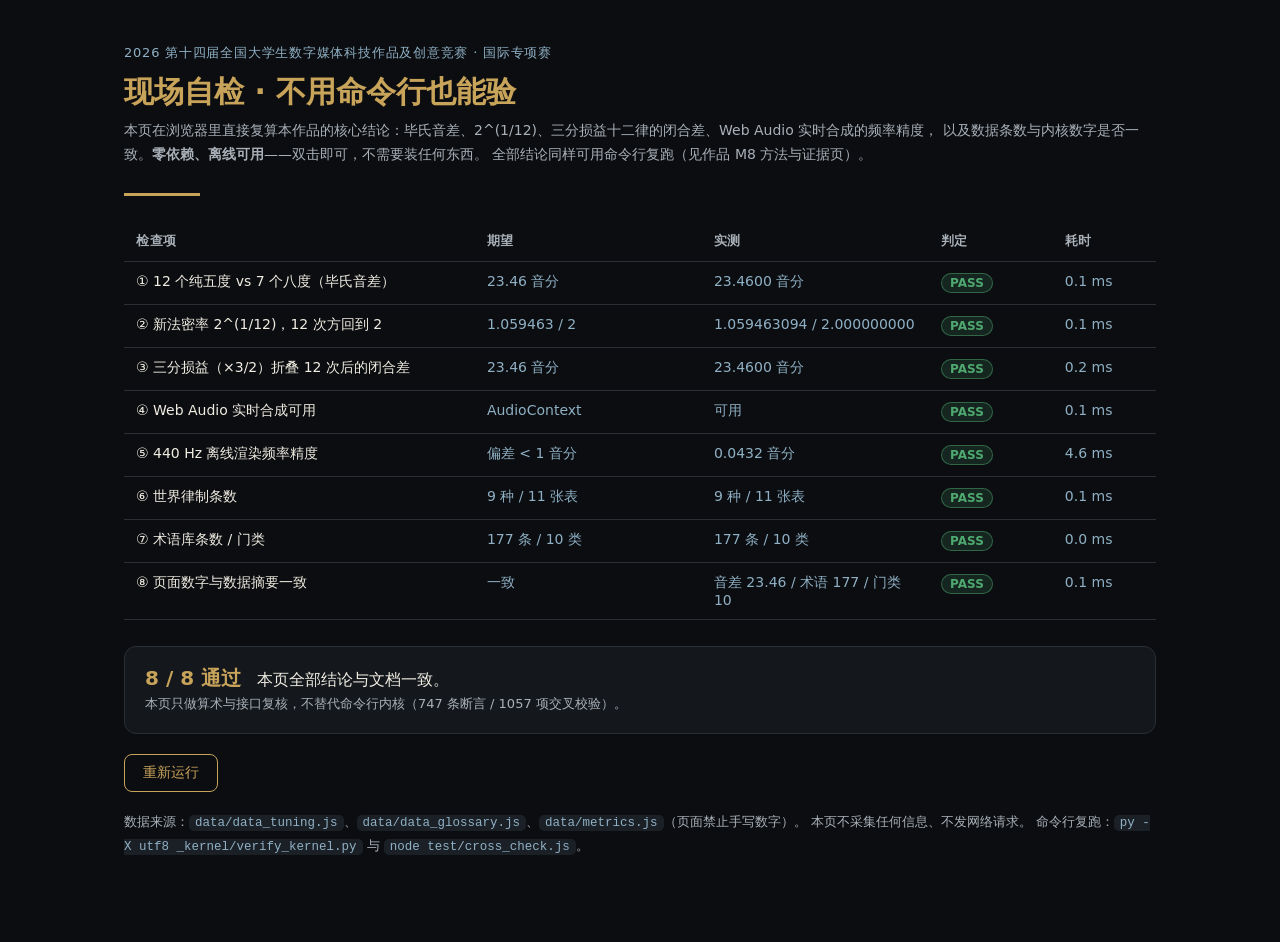
<file: app/selfcheck.html>
<!DOCTYPE html>
<html lang="zh-CN">
<head>
<meta charset="UTF-8">
<meta name="viewport" content="width=device-width, initial-scale=1.0">
<title>同律 CONCORD · 现场自检（无需命令行）</title>
<meta name="app-version" content="1.0.0">
<meta name="description" content="《同律》CONCORD 现场自检页：在浏览器里直接复核毕氏音差、2^(1/12)、三分损益、Web Audio 实时合成、世界律制与术语库条数。零依赖、离线可用。">
<meta name="theme-color" content="#0B0D10">
<meta name="color-scheme" content="dark">
<style>
:root{--ink:#0B0D10;--panel:#14181D;--gold:#C8A35A;--cyan:#8FB0C4;--light:#F0ECE2;--dim:#A9B0B8;--ok:#4FA870;--bad:#D64545;--line:#2A2F36}
*{box-sizing:border-box}
html,body{margin:0;background:var(--ink);color:var(--light);font-family:"Microsoft YaHei","PingFang SC","Segoe UI",system-ui,sans-serif}
.wrap{max-width:1080px;margin:0 auto;padding:44px 24px 72px}
.kicker{color:var(--cyan);font-size:13px;letter-spacing:.06em}
h1{font-size:30px;margin:10px 0 6px;color:var(--gold)}
.sub{color:var(--dim);font-size:14px;line-height:1.7;margin:0 0 26px}
.bar{height:3px;background:var(--gold);width:76px;margin:18px 0 26px}
table{width:100%;border-collapse:collapse;font-size:14px}
th,td{text-align:left;padding:11px 12px;border-bottom:1px solid var(--line);vertical-align:top}
th{color:var(--dim);font-weight:600;font-size:12.5px;letter-spacing:.04em}
td.num{font-variant-numeric:tabular-nums;color:var(--cyan)}
.badge{display:inline-block;min-width:52px;text-align:center;padding:2px 8px;border-radius:999px;font-size:12px;font-weight:700}
.badge.ok{background:rgba(79,168,112,.16);color:var(--ok);border:1px solid rgba(79,168,112,.5)}
.badge.bad{background:rgba(214,69,69,.16);color:var(--bad);border:1px solid rgba(214,69,69,.5)}
.badge.run{background:rgba(143,176,196,.14);color:var(--cyan);border:1px solid rgba(143,176,196,.45)}
.sum{margin-top:26px;padding:18px 20px;border:1px solid var(--line);border-radius:12px;background:var(--panel)}
.sum b{color:var(--gold);font-size:20px}
.note{margin-top:18px;color:var(--dim);font-size:13px;line-height:1.8}
code{background:#1b2026;padding:1px 6px;border-radius:5px;color:var(--cyan);font-size:12.5px}
a{color:var(--cyan)}
.btn{margin-top:20px;background:transparent;border:1px solid var(--gold);color:var(--gold);padding:9px 18px;border-radius:8px;font-size:14px;cursor:pointer}
.btn:hover{background:rgba(200,163,90,.1)}
</style>
</head>
<body>
<div class="wrap">
  <div class="kicker">2026 第十四届全国大学生数字媒体科技作品及创意竞赛 · 国际专项赛</div>
  <h1>现场自检 · 不用命令行也能验</h1>
  <p class="sub">
    本页在浏览器里直接复算本作品的核心结论：毕氏音差、2^(1/12)、三分损益十二律的闭合差、Web Audio 实时合成的频率精度，
    以及数据条数与内核数字是否一致。<strong>零依赖、离线可用</strong>——双击即可，不需要装任何东西。
    全部结论同样可用命令行复跑（见作品 M8 方法与证据页）。
  </p>
  <div class="bar"></div>

  <table id="tbl">
    <thead><tr><th style="width:34%">检查项</th><th style="width:22%">期望</th><th style="width:22%">实测</th><th style="width:12%">判定</th><th style="width:10%">耗时</th></tr></thead>
    <tbody id="tb"></tbody>
  </table>

  <div class="sum" id="sum">正在运行…</div>

  <button class="btn" id="rerun" type="button">重新运行</button>

  <p class="note">
    数据来源：<code>data/data_tuning.js</code>、<code>data/data_glossary.js</code>、<code>data/metrics.js</code>（页面禁止手写数字）。
    本页不采集任何信息、不发网络请求。
    命令行复跑：<code>py -X utf8 _kernel/verify_kernel.py</code> 与 <code>node test/cross_check.js</code>。
  </p>
</div>

<script src="data/data_tuning.js"></script>
<script src="data/data_glossary.js"></script>
<script src="data/metrics.js"></script>
<script>
(function () {
  "use strict";
  var TOL_CENTS = 0.01, results = [];

  function el(id) { return document.getElementById(id); }
  function fmt(x, d) { return Number(x).toFixed(d == null ? 6 : d); }

  function row(name, expect, actual, pass, ms) {
    var rec = { name: name, pass: pass, pending: pass === "pending" };
    results.push(rec);
    var tr = document.createElement("tr");
    var cls = pass === "pending" ? "run" : (pass ? "ok" : "bad");
    var txt = pass === "pending" ? "测量中" : (pass ? "PASS" : "FAIL");
    tr.innerHTML = "<td>" + name + "</td><td class='num'>" + expect + "</td><td class='num'>" + actual +
      "</td><td><span class='badge " + cls + "'>" + txt +
      "</span></td><td class='num'>" + ms + " ms</td>";
    el("tb").appendChild(tr);
    tr._rec = rec;
    return tr;
  }

  function run(name, expect, fn) {
    var t0 = performance.now(), pass = false, actual = "—";
    try {
      var r = fn();
      actual = r[0]; pass = r[1];
    } catch (e) {
      actual = "错误：" + (e && e.message ? e.message : e);
    }
    return row(name, expect, actual, pass, (performance.now() - t0).toFixed(1));
  }

  function cents(f1, f2) { return 1200 * Math.log2(f2 / f1); }

  // 1. 毕氏音差（Pythagorean comma）
  run("① 12 个纯五度 vs 7 个八度（毕氏音差）", "23.46 音分", function () {
    var c = cents(1, Math.pow(3, 12) / Math.pow(2, 19));
    return [fmt(c, 4) + " 音分", Math.abs(c - 23.46) < TOL_CENTS];
  });

  // 2. 2^(1/12)
  run("② 新法密率 2^(1/12)，12 次方回到 2", "1.059463 / 2", function () {
    var r = Math.pow(2, 1 / 12), back = Math.pow(r, 12);
    return [fmt(r, 9) + " / " + fmt(back, 9), Math.abs(back - 2) < 1e-12];
  });

  // 3. 三分损益十二律：12 个五度折进一个八度后，第 13 音与起点差 = 毕氏音差
  run("③ 三分损益（×3/2）折叠 12 次后的闭合差", "23.46 音分", function () {
    var f = 1, i;
    for (i = 0; i < 12; i++) { f *= 1.5; while (f > 2) { f /= 2; } }
    var c = cents(1, f);
    var d = Math.min(Math.abs(c), Math.abs(c - 1200));
    return [fmt(d, 4) + " 音分", Math.abs(d - 23.46) < TOL_CENTS];
  });

  // 4. Web Audio 可用性
  run("④ Web Audio 实时合成可用", "AudioContext", function () {
    var C = window.AudioContext || window.webkitAudioContext;
    return [C ? "可用" : "不可用", !!C];
  });

  // 5. 离线渲染频率精度（440 Hz，测零交叉）
  var tr5 = run("⑤ 440 Hz 离线渲染频率精度", "偏差 < 1 音分", function () {
    var C = window.OfflineAudioContext || window.webkitOfflineAudioContext;
    if (!C) { return ["不支持 OfflineAudioContext", false]; }
    var sr = 44100, dur = 0.5, ctx = new C(1, Math.round(sr * dur), sr);
    var osc = ctx.createOscillator(), g = ctx.createGain();
    osc.type = "sine"; osc.frequency.value = 440;
    g.gain.value = 0.8; osc.connect(g); g.connect(ctx.destination); osc.start(0);
    ctx.startRendering().then(function (buf) {
      var d = buf.getChannelData(0), cross = [], i;
      for (i = 1; i < d.length; i++) { if (d[i - 1] < 0 && d[i] >= 0) { cross.push(i); } }
      var errCents = null;
      if (cross.length > 4) {
        var periods = cross.length - 1;
        var freq = periods * sr / (cross[cross.length - 1] - cross[0]);
        errCents = Math.abs(cents(440, freq));
      }
      var pass = errCents != null && errCents < 1;
      tr5.children[2].textContent = errCents == null ? "无法测量" : fmt(errCents, 4) + " 音分";
      tr5.children[3].innerHTML = "<span class='badge " + (pass ? "ok" : "bad") + "'>" + (pass ? "PASS" : "FAIL") + "</span>";
      tr5._rec.pass = pass; tr5._rec.pending = false;
      refreshSum();
    }).catch(function (e) {
      tr5.children[2].textContent = "渲染失败";
      tr5.children[3].innerHTML = "<span class='badge bad'>FAIL</span>";
      tr5._rec.pass = false; tr5._rec.pending = false;
      refreshSum();
    });
    return ["异步渲染中…", "pending"];
  });

  // 6. 世界律制条数
  run("⑥ 世界律制条数", "9 种 / 11 张表", function () {
    var s = (window.TuningData && window.TuningData.summary) || {};
    return [(s.tunings + " 种 / " + s.tables + " 张表"), s.tunings === 9 && s.tables === 11];
  });

  // 7. 术语库条数与门类
  run("⑦ 术语库条数 / 门类", "177 条 / 10 类", function () {
    var G = window.GlossaryData || {};
    var n = (G.terms || []).length, c = (G.categories || []).length;
    return [n + " 条 / " + c + " 类", n === 177 && c === 10];
  });

  // 8. 页面数字与数据摘要一致（内核常量 ↔ 本页算术；摘要 ↔ 数据文件）
  run("⑧ 页面数字与数据摘要一致", "一致", function () {
    var M = window.__metrics || {}, K = M.kernel || {}, E = M.evidence || {};
    var G = window.GlossaryData || {};
    var comma = 1200 * Math.log2(Math.pow(3, 12) / Math.pow(2, 19));
    var kOk = K.pythagorean_comma_cents != null &&
              Math.abs(K.pythagorean_comma_cents - comma) < 0.01;
    var tOk = E.glossary_terms === (G.terms || []).length;
    var cOk = E.glossary_cats === (G.categories || []).length;
    return ["音差 " + (K.pythagorean_comma_cents != null ? Number(K.pythagorean_comma_cents).toFixed(2) : "—") +
            " / 术语 " + E.glossary_terms + " / 门类 " + E.glossary_cats,
            kOk && tOk && cOk];
  });

  function refreshSum() {
    var pass = results.filter(function (r) { return r.pass === true; }).length;
    var pend = results.filter(function (r) { return r.pending; }).length;
    var total = results.length;
    el("sum").innerHTML = "<b>" + pass + " / " + total + " 通过</b>" + (pend ? "（" + pend + " 项测量中）" : "") + "　" +
      (pass === total ? "本页全部结论与文档一致。" : "有项目未通过，请把本页截图发给团队。") +
      "<br><span class='note'>本页只做算术与接口复核，不替代命令行内核（747 条断言 / 1057 项交叉校验）。</span>";
  }

  el("rerun").addEventListener("click", function () {
    el("tb").innerHTML = ""; results = []; el("sum").textContent = "正在运行…";
    location.reload();
  });

  refreshSum();
})();
</script>
</body>
</html>
</file>
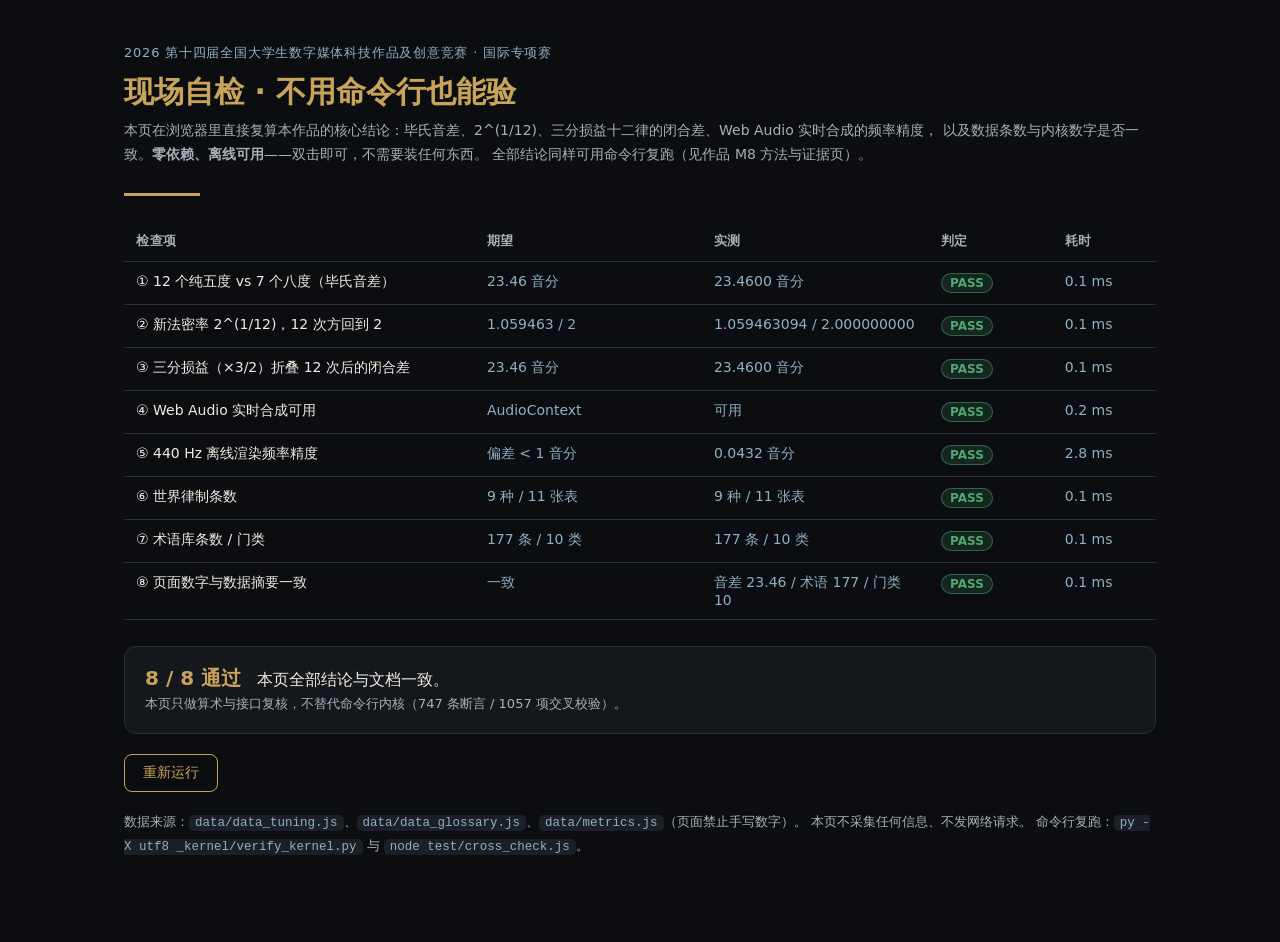
<file: app/selfcheck_standalone.html>
<!DOCTYPE html>
<html lang="zh-CN">
<head>
<meta charset="UTF-8">
<meta name="viewport" content="width=device-width, initial-scale=1.0">
<title>同律 CONCORD · 现场自检（无需命令行 · 单文件版）</title>
<meta name="app-version" content="1.0.0">
<meta name="description" content="《同律》CONCORD 现场自检页：在浏览器里直接复核毕氏音差、2^(1/12)、三分损益、Web Audio 实时合成、世界律制与术语库条数。零依赖、离线可用。">
<meta name="theme-color" content="#0B0D10">
<meta name="color-scheme" content="dark">
<style>
:root{--ink:#0B0D10;--panel:#14181D;--gold:#C8A35A;--cyan:#8FB0C4;--light:#F0ECE2;--dim:#A9B0B8;--ok:#4FA870;--bad:#D64545;--line:#2A2F36}
*{box-sizing:border-box}
html,body{margin:0;background:var(--ink);color:var(--light);font-family:"Microsoft YaHei","PingFang SC","Segoe UI",system-ui,sans-serif}
.wrap{max-width:1080px;margin:0 auto;padding:44px 24px 72px}
.kicker{color:var(--cyan);font-size:13px;letter-spacing:.06em}
h1{font-size:30px;margin:10px 0 6px;color:var(--gold)}
.sub{color:var(--dim);font-size:14px;line-height:1.7;margin:0 0 26px}
.bar{height:3px;background:var(--gold);width:76px;margin:18px 0 26px}
table{width:100%;border-collapse:collapse;font-size:14px}
th,td{text-align:left;padding:11px 12px;border-bottom:1px solid var(--line);vertical-align:top}
th{color:var(--dim);font-weight:600;font-size:12.5px;letter-spacing:.04em}
td.num{font-variant-numeric:tabular-nums;color:var(--cyan)}
.badge{display:inline-block;min-width:52px;text-align:center;padding:2px 8px;border-radius:999px;font-size:12px;font-weight:700}
.badge.ok{background:rgba(79,168,112,.16);color:var(--ok);border:1px solid rgba(79,168,112,.5)}
.badge.bad{background:rgba(214,69,69,.16);color:var(--bad);border:1px solid rgba(214,69,69,.5)}
.badge.run{background:rgba(143,176,196,.14);color:var(--cyan);border:1px solid rgba(143,176,196,.45)}
.sum{margin-top:26px;padding:18px 20px;border:1px solid var(--line);border-radius:12px;background:var(--panel)}
.sum b{color:var(--gold);font-size:20px}
.note{margin-top:18px;color:var(--dim);font-size:13px;line-height:1.8}
code{background:#1b2026;padding:1px 6px;border-radius:5px;color:var(--cyan);font-size:12.5px}
a{color:var(--cyan)}
.btn{margin-top:20px;background:transparent;border:1px solid var(--gold);color:var(--gold);padding:9px 18px;border-radius:8px;font-size:14px;cursor:pointer}
.btn:hover{background:rgba(200,163,90,.1)}
</style>
</head>
<body>
<div class="wrap">
  <div class="kicker">2026 第十四届全国大学生数字媒体科技作品及创意竞赛 · 国际专项赛</div>
  <h1>现场自检 · 不用命令行也能验</h1>
  <p class="sub">
    本页在浏览器里直接复算本作品的核心结论：毕氏音差、2^(1/12)、三分损益十二律的闭合差、Web Audio 实时合成的频率精度，
    以及数据条数与内核数字是否一致。<strong>零依赖、离线可用</strong>——双击即可，不需要装任何东西。
    全部结论同样可用命令行复跑（见作品 M8 方法与证据页）。
  </p>
  <div class="bar"></div>

  <table id="tbl">
    <thead><tr><th style="width:34%">检查项</th><th style="width:22%">期望</th><th style="width:22%">实测</th><th style="width:12%">判定</th><th style="width:10%">耗时</th></tr></thead>
    <tbody id="tb"></tbody>
  </table>

  <div class="sum" id="sum">正在运行…</div>

  <button class="btn" id="rerun" type="button">重新运行</button>

  <p class="note">
    数据来源：<code>data/data_tuning.js</code>、<code>data/data_glossary.js</code>、<code>data/metrics.js</code>（页面禁止手写数字）。
    本页不采集任何信息、不发网络请求。
    命令行复跑：<code>py -X utf8 _kernel/verify_kernel.py</code> 与 <code>node test/cross_check.js</code>。
  </p>
</div>

<script>
/* 《同律》TuningData —— 由 build_data_js.py 生成（输入：research(5)）
 * 自动生成，请勿手改。源：_research/*.json + metrics.json
 * 重建：py -X utf8 11_同律_国际专项赛/_pipeline/build_data_js.py
 */
window.TuningData = {
 "schema": "concord.tuning/v1",
 "summary": {
  "tunings": 9,
  "tables": 11,
  "derived": 2,
  "note_zh": "对外口径：9 种律制，另有 2 套派生对照表（页面上共 11 张表）。",
  "note_en": "Outward figure: 9 tuning systems, plus 2 derived comparison tables (11 tables shown on the page)."
 },
 "reference_zh": "基准约定：A4 = 440 Hz；黄钟（C4，12-TET）= 261.6255653005986 Hz。音分定义 cents(f1,f2) = 1200·log2(f2/f1)。",
 "reference_en": "Conventions: A4 = 440 Hz; Huangzhong (C4, 12-TET) = 261.6255653005986 Hz. cents(f1,f2) = 1200·log2(f2/f1).",
 "note_count_total": 11,
 "systems": [
  {
   "id": "sanfen",
   "region": "china",
   "note_count": 12,
   "name_zh": "三分损益律",
   "name_en": "Sanfen Sunyi (Pythagorean)",
   "name_short_zh": "三分损益",
   "name_short_en": "Sanfen Sunyi",
   "era_zh": "先秦（公元前 5–3 世纪）",
   "era_en": "Pre-Qin (5th–3rd c. BCE)",
   "cents": [
    0.0,
    701.9550009,
    203.9100017,
    905.8650026,
    407.8200035,
    1109.775004,
    611.7300052,
    113.6850061,
    815.6400069,
    317.5950078,
    1019.550009,
    521.5050095
   ],
   "note_names_zh": [
    "黄钟",
    "林钟",
    "太簇",
    "南吕",
    "姑洗",
    "应钟",
    "蕤宾",
    "大吕",
    "夷则",
    "夹钟",
    "无射",
    "仲吕"
   ],
   "note_names_en": [
    "Huangzhong",
    "Linzhong",
    "Taicu",
    "Nanlü",
    "Guxi",
    "Yingzhong",
    "Ruibin",
    "Dalü",
    "Yize",
    "Jiazhong",
    "Wuyi",
    "Zhonglü"
   ],
   "map_to_semitone": [
    "C",
    "G",
    "D",
    "A",
    "E",
    "B",
    "F#",
    "C#",
    "G#",
    "D#",
    "A#",
    "F"
   ],
   "basis_zh": "弦长三分损一（×2/3）与三分益一（×4/3）交替生律：十二律 = 黄钟 + 生律 11 次；再走第 12 次本应回到黄钟，实际高出 23.46 音分（毕氏音差），故三分损益律不闭合。",
   "basis_en": "Alternating 2/3 (diminish) and 4/3 (augment) string-length steps: the twelve lü = Huangzhong + 11 generation steps; a 12th step should return to Huangzhong but lands 23.46 cents sharp (Pythagorean comma) — the cycle never closes.",
   "source": "数学定义（3:2 五度链），与《管子·地员》《吕氏春秋·音律》所载三分损益法一致",
   "status": "computed"
  },
  {
   "id": "pyth",
   "region": "europe",
   "note_count": 12,
   "name_zh": "毕达哥拉斯律",
   "name_en": "Pythagorean Tuning",
   "name_short_zh": "毕氏律",
   "name_short_en": "Pythagorean",
   "era_zh": "古希腊（公元前 6 世纪）",
   "era_en": "Ancient Greece (6th c. BCE)",
   "cents": [
    0.0,
    701.9550009,
    203.9100017,
    905.8650026,
    407.8200035,
    1109.775004,
    611.7300052,
    113.6850061,
    815.6400069,
    317.5950078,
    1019.550009,
    521.5050095
   ],
   "note_names_zh": null,
   "note_names_en": [
    "C",
    "C#",
    "D",
    "D#",
    "E",
    "F",
    "F#",
    "G",
    "G#",
    "A",
    "A#",
    "B"
   ],
   "map_to_semitone": [
    "C",
    "G",
    "D",
    "A",
    "E",
    "B",
    "F#",
    "C#",
    "G#",
    "D#",
    "A#",
    "F"
   ],
   "basis_zh": "纯五度 3:2 连续叠加 12 次。与三分损益的**音分数值完全相同**——两条文明路径解出同一组比例，只是命名与乐器不同。",
   "basis_en": "Twelve stacked 3:2 fifths. Its cent table is **identical** to sanfen sunyi — two cultures, one set of ratios, different names and instruments.",
   "source": "数学定义（3:2 五度链）",
   "status": "computed",
   "derived": true
  },
  {
   "id": "ji5",
   "region": "europe",
   "note_count": 12,
   "name_zh": "纯律（五限）",
   "name_en": "Just Intonation (5-limit)",
   "name_short_zh": "纯律",
   "name_short_en": "Just",
   "era_zh": "文艺复兴（16 世纪系统化）",
   "era_en": "Renaissance (systematised 16th c.)",
   "cents": [
    0.0,
    111.7312853,
    203.9100017,
    315.641287,
    386.3137139,
    498.0449991,
    590.2237156,
    701.9550009,
    813.6862861,
    884.358713,
    1017.596288,
    1088.268715
   ],
   "note_names_zh": null,
   "note_names_en": [
    "C",
    "C#",
    "D",
    "D#",
    "E",
    "F",
    "F#",
    "G",
    "G#",
    "A",
    "A#",
    "B"
   ],
   "map_to_semitone": [
    "C",
    "C#",
    "D",
    "D#",
    "E",
    "F",
    "F#",
    "G",
    "G#",
    "A",
    "A#",
    "B"
   ],
   "basis_zh": "大三度用 5:4（386.31 音分）等小整数比，和声纯净，但移调困难。",
   "basis_en": "Small-integer ratios such as the 5:4 major third (386.31 cents) give pure harmony but resist transposition.",
   "source": "数学定义（5-限整数比 1/1…15/8）",
   "status": "computed"
  },
  {
   "id": "meantone",
   "region": "europe",
   "note_count": 12,
   "name_zh": "中庸律（1/4 音差）",
   "name_en": "Quarter-comma Meantone",
   "name_short_zh": "中庸律",
   "name_short_en": "Meantone",
   "era_zh": "16–17 世纪",
   "era_en": "16th–17th c.",
   "cents": [
    0.0,
    76.04899926,
    193.1568569,
    269.2058562,
    386.3137139,
    462.3627131,
    579.4705708,
    696.5784285,
    772.6274277,
    889.7352854,
    965.7842847,
    1082.892142
   ],
   "note_names_zh": null,
   "note_names_en": [
    "C",
    "C♯",
    "D",
    "E♭",
    "E",
    "F",
    "F♯",
    "G",
    "G♯",
    "A",
    "B♭",
    "B"
   ],
   "map_to_semitone": [
    "C",
    "C#",
    "D",
    "D#",
    "E",
    "F",
    "F#",
    "G",
    "G#",
    "A",
    "A#",
    "B"
   ],
   "basis_zh": "把五度收窄 1/4 个普通音差，使大三度变成纯 5:4；代价是留下一个无法使用的「狼五度」。",
   "basis_en": "Each fifth narrowed by a quarter of a syntonic comma makes the major third pure 5:4, at the cost of one unusable 'wolf fifth'.",
   "source": "数学定义（五度 = 5^(1/4)）",
   "status": "computed"
  },
  {
   "id": "werck3",
   "region": "europe",
   "note_count": 12,
   "name_zh": "Werckmeister III 律",
   "name_en": "Werckmeister III",
   "name_short_zh": "Werckmeister III",
   "name_short_en": "Werckmeister III",
   "era_zh": "1691",
   "era_en": "1691",
   "cents": [
    0.0,
    90.225,
    192.18,
    294.135,
    390.225,
    498.045,
    588.27,
    696.578,
    792.18,
    888.27,
    996.09,
    1092.18
   ],
   "note_names_zh": null,
   "note_names_en": [
    "C",
    "C♯",
    "D",
    "E♭",
    "E",
    "F",
    "F♯",
    "G",
    "G♯",
    "A",
    "B♭",
    "B"
   ],
   "map_to_semitone": [
    "C",
    "C#",
    "D",
    "D#",
    "E",
    "F",
    "F#",
    "G",
    "G#",
    "A",
    "A#",
    "B"
   ],
   "basis_zh": "「良律」（well temperament）：各调都能用，但每个调的色彩不同。",
   "basis_en": "A 'well temperament': every key is usable, but each key has its own colour.",
   "source": "A. Werckmeister, Musicalische Temperatur (1691)；通行 12 音音分表",
   "status": "pending"
  },
  {
   "id": "tet12",
   "region": "global",
   "note_count": 12,
   "name_zh": "十二平均律",
   "name_en": "12-Tone Equal Temperament",
   "name_short_zh": "十二平均律",
   "name_short_en": "12-TET",
   "era_zh": "1584（中国）/ 16–17 世纪（欧洲）",
   "era_en": "1584 (China) / 16th–17th c. (Europe)",
   "cents": [
    0.0,
    100.0,
    200.0,
    300.0,
    400.0,
    500.0,
    600.0,
    700.0,
    800.0,
    900.0,
    1000.0,
    1100.0
   ],
   "note_names_zh": null,
   "note_names_en": [
    "C",
    "C#",
    "D",
    "D#",
    "E",
    "F",
    "F#",
    "G",
    "G#",
    "A",
    "A#",
    "B"
   ],
   "map_to_semitone": [
    "C",
    "C#",
    "D",
    "D#",
    "E",
    "F",
    "F#",
    "G",
    "G#",
    "A",
    "A#",
    "B"
   ],
   "basis_zh": "每个半音恰好 100 音分，2^(1/12) 为公比，12 次幂精确等于 2：闭合。",
   "basis_en": "Every semitone is exactly 100 cents; ratio 2^(1/12) closes at the twelfth power exactly 2.",
   "source": "数学定义（2^(1/12)，朱载堉《律学新说》1584「新法密率」）",
   "status": "computed"
  },
  {
   "id": "sruti22",
   "region": "india",
   "note_count": 22,
   "name_zh": "印度二十二什鲁蒂",
   "name_en": "Indian 22 shruti",
   "name_short_zh": "22 什鲁蒂",
   "name_short_en": "22 shruti",
   "era_zh": "古典梵语理论传统",
   "era_en": "Classical Sanskrit theory",
   "cents": [
    0.0,
    90.225,
    111.731,
    182.404,
    203.91,
    294.135,
    315.641,
    386.314,
    407.82,
    498.045,
    519.551,
    590.224,
    611.73,
    701.955,
    792.18,
    813.686,
    884.359,
    905.865,
    996.09,
    1017.596,
    1088.269,
    1109.775
   ],
   "note_names_zh": null,
   "note_names_en": null,
   "map_to_semitone": null,
   "basis_zh": "以 5-limit 比率实现 22 个微分音（比率表见 entries[india_22shruti].ratios），不同文献取值不同，本表公开构造式以便复算。",
   "basis_en": "22 microtonal degrees realised as 5-limit ratios (see entries[india_22shruti].ratios); sources differ, so the construction is published for recomputation.",
   "source": "Rao & van der Meer 2010（UvA-DARE, OpenAlex W1613168573）；Midya 2015 arXiv:1502.03679",
   "status": "research",
   "source_ids": [
    "S16",
    "S17"
   ]
  },
  {
   "id": "maqam24",
   "region": "arabic",
   "note_count": 24,
   "name_zh": "阿拉伯木卡姆（24 平均律近似）",
   "name_en": "Arabic maqam (24-TET approx.)",
   "name_short_zh": "木卡姆 24 近似",
   "name_short_en": "Maqam 24-TET",
   "era_zh": "1932 开罗会议后的理论近似",
   "era_en": "Theory after the 1932 Cairo Congress",
   "cents": [
    0.0,
    50.0,
    100.0,
    150.0,
    200.0,
    250.0,
    300.0,
    350.0,
    400.0,
    450.0,
    500.0,
    550.0,
    600.0,
    650.0,
    700.0,
    750.0,
    800.0,
    850.0,
    900.0,
    950.0,
    1000.0,
    1050.0,
    1100.0,
    1150.0
   ],
   "note_names_zh": null,
   "note_names_en": null,
   "map_to_semitone": null,
   "basis_zh": "24 等分八度、每步 50 音分，是对木卡姆的近似模型而非实践本身；实测演奏与 24-TET 有系统偏差（土耳其马卡姆需 79 音模型）。",
   "basis_en": "24 equal 50-cent steps: an approximation of maqam, not the practice itself; measurements deviate systematically and Turkish makam needs a 79-tone model.",
   "source": "Bozkurt et al. 2025 arXiv:2506.14503（ORD-CC32 公开数据集）；OpenAlex W7139726342（79-tone）",
   "status": "research",
   "source_ids": [
    "S18",
    "S19"
   ]
  },
  {
   "id": "slendro",
   "region": "indonesia",
   "note_count": 5,
   "name_zh": "斯连德罗（5 等分模型）",
   "name_en": "Slendro (5-EDO model)",
   "name_short_zh": "斯连德罗",
   "name_short_en": "Slendro",
   "era_zh": "印尼甘美兰传统",
   "era_en": "Indonesian gamelan tradition",
   "cents": [
    0.0,
    240.0,
    480.0,
    720.0,
    960.0
   ],
   "note_names_zh": null,
   "note_names_en": null,
   "map_to_semitone": null,
   "basis_zh": "以 5 等分八度（每步 240 音分）作近似；实测各套甘美兰音高不同、无唯一权威表，本表仅作刻度对照。",
   "basis_en": "Approximated by 5 equal divisions (240 cents per step); actual gamelans differ, so this is a scale ruler only, not a measurement.",
   "source": "Rahn 2013 DOI 10.7202/1014424ar；Carterette et al. 1993 DOI 10.1250/ast.14.383",
   "status": "pending",
   "source_ids": [
    "S20"
   ]
  },
  {
   "id": "pelog",
   "region": "indonesia",
   "note_count": 7,
   "name_zh": "佩洛格（9 等分的 7 音子集模型）",
   "name_en": "Pelog (7-note subset of 9-EDO)",
   "name_short_zh": "佩洛格",
   "name_short_en": "Pelog",
   "era_zh": "印尼甘美兰传统",
   "era_en": "Indonesian gamelan tradition",
   "cents": [
    0.0,
    133.333,
    266.667,
    533.333,
    666.667,
    800.0,
    1066.667
   ],
   "note_names_zh": null,
   "note_names_en": null,
   "map_to_semitone": null,
   "basis_zh": "取 9 等分八度（每步 133.333 音分）的 0,1,2,4,5,6,8 号音作 7 音近似；实际佩洛格音程明显不等且各套乐器不同，本表仅作刻度对照。",
   "basis_en": "Seven notes taken from 9-EDO (133.333 cents per step) at indices 0,1,2,4,5,6,8; real pelog is unequal and instrument-specific — a ruler only.",
   "source": "Rahn 2013 DOI 10.7202/1014424ar；Carterette et al. 1993 DOI 10.1250/ast.14.383",
   "status": "pending",
   "source_ids": [
    "S20"
   ]
  },
  {
   "id": "thai7",
   "region": "thailand",
   "note_count": 7,
   "name_zh": "泰国七平均律",
   "name_en": "Thai 7-TET",
   "name_short_zh": "泰七平均",
   "name_short_en": "Thai 7-TET",
   "era_zh": "泰国传统音乐",
   "era_en": "Thai traditional music",
   "cents": [
    0.0,
    171.429,
    342.857,
    514.286,
    685.714,
    857.143,
    1028.571
   ],
   "note_names_zh": null,
   "note_names_en": null,
   "map_to_semitone": null,
   "basis_zh": "七等分八度、每步 1200/7 ≈ 171.4286 音分（Morton 1976 的描述模型）。",
   "basis_en": "Seven equal divisions of the octave, 1200/7 ≈ 171.4286 cents per step (the model described in Morton 1976).",
   "source": "Morton 1976, The Traditional Music of Thailand, DOI 10.1525/9780520321335",
   "status": "research",
   "source_ids": [
    "S21"
   ]
  }
 ]
};

</script>
<script>
/* 《同律》GlossaryData —— 由 build_data_js.py 生成（输入：research(177)）
 * 自动生成，请勿手改。源：_research/*.json + metrics.json
 * 重建：py -X utf8 11_同律_国际专项赛/_pipeline/build_data_js.py
 */
window.GlossaryData = {
 "schema": "concord.glossary/v1",
 "categories": [
  {
   "id": "c01",
   "name_zh": "乐器",
   "name_en": "乐器",
   "count": 22
  },
  {
   "id": "c02",
   "name_zh": "记谱与音名",
   "name_en": "记谱与音名",
   "count": 21
  },
  {
   "id": "c03",
   "name_zh": "律学基础",
   "name_en": "律学基础",
   "count": 19
  },
  {
   "id": "c04",
   "name_zh": "声学",
   "name_en": "声学",
   "count": 19
  },
  {
   "id": "c05",
   "name_zh": "律制",
   "name_en": "律制",
   "count": 18
  },
  {
   "id": "c06",
   "name_zh": "历史",
   "name_en": "历史",
   "count": 17
  },
  {
   "id": "c07",
   "name_zh": "生律法",
   "name_en": "生律法",
   "count": 16
  },
  {
   "id": "c08",
   "name_zh": "世界音乐",
   "name_en": "世界音乐",
   "count": 16
  },
  {
   "id": "c09",
   "name_zh": "数学",
   "name_en": "数学",
   "count": 16
  },
  {
   "id": "c10",
   "name_zh": "演奏与调律",
   "name_en": "演奏与调律",
   "count": 13
  }
 ],
 "terms": [
  {
   "id": "lü",
   "term_zh": "律",
   "term_en": "lü",
   "cat": "math",
   "def_zh": "中国古代对音高的规范单位；也指以某一基准音生成的一整套音高关系。",
   "def_en": "In Chinese music theory, a standardised unit of pitch; by extension, the whole set of pitch relations generated from one reference tone.",
   "source_ids": [
    "S31",
    "S9"
   ],
   "cat_zh_10": "律学基础"
  },
  {
   "id": "tuning-system",
   "term_zh": "音律",
   "term_en": "tuning system",
   "cat": "math",
   "def_zh": "各音之间音高关系的数学规定，决定音阶内每个音的位置。",
   "def_en": "The mathematical specification of pitch relations among tones, which fixes each degree of a scale.",
   "source_ids": [
    "S31",
    "S9"
   ],
   "cat_zh_10": "律学基础"
  },
  {
   "id": "lülü",
   "term_zh": "律吕",
   "term_en": "lülü",
   "cat": "math",
   "def_zh": "十二律中六个阳律（律）与六个阴吕（吕）的合称，是十二律的另一种称谓。",
   "def_en": "Collective name for the six yang lü and six yin lü among the twelve lü.",
   "source_ids": [
    "S31",
    "S9"
   ],
   "cat_zh_10": "律学基础"
  },
  {
   "id": "twelve-lü",
   "term_zh": "十二律",
   "term_en": "twelve lü",
   "cat": "math",
   "def_zh": "一个八度内十二个半音级的一套固定音高名，自黄钟至应钟依次排列。",
   "def_en": "A fixed set of twelve pitch-class names, one per semitone of the octave, running from Huangzhong to Yingzhong.",
   "source_ids": [
    "S31",
    "S9"
   ],
   "cat_zh_10": "律学基础"
  },
  {
   "id": "semitone",
   "term_zh": "半音",
   "term_en": "semitone",
   "cat": "math",
   "def_zh": "相邻两个音级间最小的常用音程；在十二平均律中恰为 100 音分。",
   "def_en": "The smallest interval in common use between adjacent degrees; exactly 100 cents in 12-TET.",
   "source_ids": [
    "S31",
    "S9"
   ],
   "cat_zh_10": "律学基础"
  },
  {
   "id": "whole-tone",
   "term_zh": "全音",
   "term_en": "whole tone",
   "cat": "math",
   "def_zh": "两个半音相加的音程；十二平均律中为 200 音分。",
   "def_en": "An interval of two semitones; 200 cents in 12-TET.",
   "source_ids": [
    "S31",
    "S9"
   ],
   "cat_zh_10": "律学基础"
  },
  {
   "id": "octave",
   "term_zh": "八度",
   "term_en": "octave",
   "cat": "math",
   "def_zh": "频率比为 2:1 的音程，听觉上两音「同名」。",
   "def_en": "The interval whose frequency ratio is 2:1; the two tones share a pitch-class name.",
   "source_ids": [
    "S31",
    "S9"
   ],
   "cat_zh_10": "律学基础"
  },
  {
   "id": "perfect-octave",
   "term_zh": "纯八度",
   "term_en": "perfect octave",
   "cat": "math",
   "def_zh": "频率比严格等于 2 的八度；它是所有律制都必须闭合的约束条件。",
   "def_en": "An octave whose ratio is exactly 2; every tuning system must close on it.",
   "source_ids": [
    "S31",
    "S9"
   ],
   "cat_zh_10": "律学基础"
  },
  {
   "id": "cent",
   "term_zh": "音分",
   "term_en": "cent",
   "cat": "math",
   "def_zh": "音高距离的对数单位，等于十二平均律半音的百分之一；由 1200·log2(f2/f1) 换算。",
   "def_en": "A logarithmic unit of pitch distance equal to one hundredth of a 12-TET semitone, computed as 1200·log2(f2/f1).",
   "source_ids": [
    "S31",
    "S9"
   ],
   "cat_zh_10": "律学基础"
  },
  {
   "id": "pitch",
   "term_zh": "音高",
   "term_en": "pitch",
   "cat": "math",
   "def_zh": "听觉对声音频率高低（并受谐波结构影响）的知觉属性。",
   "def_en": "The perceptual attribute of how high or low a sound is, set mainly by frequency and shaped by spectral content.",
   "source_ids": [
    "S31",
    "S9"
   ],
   "cat_zh_10": "律学基础"
  },
  {
   "id": "pitch-class",
   "term_zh": "音级",
   "term_en": "pitch class",
   "cat": "math",
   "def_zh": "忽略八度差异后归为一类的音高，如所有 C 属同一音级。",
   "def_en": "A pitch identity abstracted from octave register, e.g. every C belongs to one pitch class.",
   "source_ids": [
    "S31",
    "S9"
   ],
   "cat_zh_10": "律学基础"
  },
  {
   "id": "range",
   "term_zh": "音域",
   "term_en": "range",
   "cat": "math",
   "def_zh": "一件乐器或一个人声所能发出的最低到最高音的范围。",
   "def_en": "The span from lowest to highest pitch an instrument or voice can produce.",
   "source_ids": [
    "S31",
    "S9"
   ],
   "cat_zh_10": "律学基础"
  },
  {
   "id": "scale",
   "term_zh": "音阶",
   "term_en": "scale",
   "cat": "math",
   "def_zh": "按音高次序排列、用于构成旋律的一组音级。",
   "def_en": "An ordered set of pitch classes used to build melody.",
   "source_ids": [
    "S31",
    "S9"
   ],
   "cat_zh_10": "律学基础"
  },
  {
   "id": "key",
   "term_zh": "调",
   "term_en": "key",
   "cat": "math",
   "def_zh": "以一个音为主音、按特定音阶组织起来的音高中心。",
   "def_en": "A tonal centre built on one tonic with a particular scale.",
   "source_ids": [
    "S31",
    "S9"
   ],
   "cat_zh_10": "律学基础"
  },
  {
   "id": "mode",
   "term_zh": "调式",
   "term_en": "mode",
   "cat": "math",
   "def_zh": "音阶内部各音与主音之间关系所形成的旋律型态。",
   "def_en": "The pattern of melodic relations between the degrees of a scale and its tonic.",
   "source_ids": [
    "S31",
    "S9"
   ],
   "cat_zh_10": "律学基础"
  },
  {
   "id": "rotational-modulation",
   "term_zh": "旋宫",
   "term_en": "rotational modulation",
   "cat": "math",
   "def_zh": "十二律轮流充当宫音（主音）的做法，是十二律体系要解决的核心问题。",
   "def_en": "The practice of letting each of the twelve lü serve in turn as gong (tonic) — the central problem the twelve-lü system had to solve.",
   "source_ids": [
    "S31",
    "S9"
   ],
   "cat_zh_10": "律学基础"
  },
  {
   "id": "modulation",
   "term_zh": "转调",
   "term_en": "modulation",
   "cat": "math",
   "def_zh": "乐曲进行中由一个调中心转向另一个调中心。",
   "def_en": "A change of tonal centre in the course of a piece.",
   "source_ids": [
    "S31",
    "S9"
   ],
   "cat_zh_10": "律学基础"
  },
  {
   "id": "intonation",
   "term_zh": "音准",
   "term_en": "intonation",
   "cat": "math",
   "def_zh": "实际发出的音高与目标音高之间的偏差程度，通常以音分度量。",
   "def_en": "How far produced pitches deviate from their targets, usually measured in cents.",
   "source_ids": [
    "S31",
    "S9"
   ],
   "cat_zh_10": "律学基础"
  },
  {
   "id": "enharmonic-equivalent",
   "term_zh": "等音",
   "term_en": "enharmonic equivalent",
   "cat": "math",
   "def_zh": "音高相同而名称不同的音，如 C♯ 与 D♭；在非等分律中二者并不真正相等。",
   "def_en": "Two notes with the same pitch but different names, such as C♯ and D♭; in unequal temperaments they are not truly identical.",
   "source_ids": [
    "S31",
    "S9"
   ],
   "cat_zh_10": "律学基础"
  },
  {
   "id": "sanfen-sunyi-chinese-pythagorean-method",
   "term_zh": "三分损益法",
   "term_en": "sanfen sunyi (Chinese Pythagorean method)",
   "cat": "tuning",
   "def_zh": "中国古代以弦长为量、交替「损」（×2/3，下生）与「益」（×4/3，上生）来生成十二律的方法。",
   "def_en": "The classical Chinese method of generating the twelve lü by alternately reducing (×2/3) and increasing (×4/3) a string length.",
   "source_ids": [
    "S6",
    "S7"
   ],
   "cat_zh_10": "生律法"
  },
  {
   "id": "descending-generation",
   "term_zh": "下生",
   "term_en": "descending generation",
   "cat": "tuning",
   "def_zh": "三分损益中弦长乘 2/3 的一步，所得音比原音高一个纯五度。",
   "def_en": "The step that multiplies the string length by 2/3, raising the pitch by a perfect fifth.",
   "source_ids": [
    "S6"
   ],
   "cat_zh_10": "生律法"
  },
  {
   "id": "ascending-generation",
   "term_zh": "上生",
   "term_en": "ascending generation",
   "cat": "tuning",
   "def_zh": "三分损益中弦长乘 4/3 的一步，所得音比原音低一个纯四度（八度折叠后为高四度）。",
   "def_en": "The step that multiplies the string length by 4/3, which after octave folding raises the pitch by a fourth.",
   "source_ids": [
    "S6"
   ],
   "cat_zh_10": "生律法"
  },
  {
   "id": "generation-at-the-eighth-degree",
   "term_zh": "隔八相生",
   "term_en": "generation at the eighth degree",
   "cat": "tuning",
   "def_zh": "三分损益每次生律的结果与生律者相隔八个音级（含首尾）的现象。",
   "def_en": "The observation that each sanfen sunyi generation lands eight degrees away (counting both ends) from its source.",
   "source_ids": [
    "S6",
    "S7"
   ],
   "cat_zh_10": "生律法"
  },
  {
   "id": "pythagorean-tuning",
   "term_zh": "五度相生律",
   "term_en": "Pythagorean tuning",
   "cat": "tuning",
   "def_zh": "以连续纯五度（频率比 3/2）向上或向下推演生成十二音的律制。",
   "def_en": "A tuning built by stacking perfect fifths (ratio 3/2) upward or downward to reach twelve notes.",
   "source_ids": [
    "S6",
    "S7"
   ],
   "cat_zh_10": "生律法"
  },
  {
   "id": "just-intonation",
   "term_zh": "纯律",
   "term_en": "just intonation",
   "cat": "tuning",
   "def_zh": "以小整数频率比（如 5/4、6/5、4/3）构成音阶的律制，和声音程最纯但不能自由转调。",
   "def_en": "A tuning whose scale degrees are small-integer ratios (5/4, 6/5, 4/3 …); intervals are purest but free modulation breaks down.",
   "source_ids": [
    "S29"
   ],
   "cat_zh_10": "生律法"
  },
  {
   "id": "circle-of-fifths",
   "term_zh": "五度圈",
   "term_en": "circle of fifths",
   "cat": "tuning",
   "def_zh": "把十二音按纯五度关系排成闭环的图示；闭环所需的「最后一步」正是音差出现的位置。",
   "def_en": "A diagram arranging the twelve notes by perfect fifths; the necessary closing step is exactly where the comma appears.",
   "source_ids": [
    "S6",
    "S7"
   ],
   "cat_zh_10": "生律法"
  },
  {
   "id": "order-of-generation",
   "term_zh": "生律次序",
   "term_en": "order of generation",
   "cat": "tuning",
   "def_zh": "三分损益生成十二律的固定先后：黄钟、林钟、太簇、南吕、姑洗、应钟、蕤宾、大吕、夷则、夹钟、无射、仲吕。",
   "def_en": "The fixed sequence in which the twelve lü are generated: Huangzhong, Linzhong, Taicu, Nanlü, Guxian, Yingzhong, Ruibin, Dalü, Yize, Jiazhong, Wuyi, Zhonglü.",
   "source_ids": [
    "S7"
   ],
   "cat_zh_10": "生律法"
  },
  {
   "id": "sixty-lü",
   "term_zh": "六十律",
   "term_en": "sixty lü",
   "cat": "tuning",
   "def_zh": "汉代京房把三分损益继续推演至六十律，试图用更细的分律解决旋宫问题。",
   "def_en": "Jing Fang's Han-dynasty extension of sanfen sunyi to sixty lü, an attempt to solve rotational modulation by finer division.",
   "source_ids": [
    "S6",
    "S7"
   ],
   "cat_zh_10": "生律法"
  },
  {
   "id": "three-hundred-and-sixty-lü",
   "term_zh": "三百六十律",
   "term_en": "three hundred and sixty lü",
   "cat": "tuning",
   "def_zh": "南朝钱乐之进一步细分的律制，把生律推到三百六十个音。",
   "def_en": "Qian Lezhi's Southern-Dynasties scheme extending generation to 360 pitches.",
   "source_ids": [
    "S6",
    "S7"
   ],
   "cat_zh_10": "生律法"
  },
  {
   "id": "he-chengtian-s-new-lü",
   "term_zh": "何承天新律",
   "term_en": "He Chengtian's new lü",
   "cat": "tuning",
   "def_zh": "南朝何承天在十二律内部调整各律长度以求旋宫的方案，《宋书·乐志》称「新律」。",
   "def_en": "He Chengtian's plan to adjust the twelve lengths internally so each could act as gong; the Songshu calls it the 'new lü'.",
   "source_ids": [
    "S6",
    "S7"
   ],
   "cat_zh_10": "生律法"
  },
  {
   "id": "xinfa-milü-new-precise-ratio",
   "term_zh": "新法密率",
   "term_en": "xinfa milü ('new precise ratio')",
   "cat": "tuning",
   "def_zh": "朱载堉对 2 的十二次方根（2^(1/12)）的称法，用它把八度精确等分为十二份。",
   "def_en": "Zhu Zaiyu's term for the twelfth root of two, used to divide the octave into twelve exactly equal parts.",
   "source_ids": [
    "S3",
    "S10"
   ],
   "cat_zh_10": "生律法"
  },
  {
   "id": "milü-precise-ratio",
   "term_zh": "密率",
   "term_en": "milü ('precise ratio')",
   "cat": "tuning",
   "def_zh": "朱载堉体系中对等程半音比率的简称。",
   "def_en": "Zhu Zaiyu's short name for the equal-semitone ratio.",
   "source_ids": [
    "S3",
    "S10"
   ],
   "cat_zh_10": "生律法"
  },
  {
   "id": "root-extraction",
   "term_zh": "开方术",
   "term_en": "root extraction",
   "cat": "tuning",
   "def_zh": "中国古代求平方根、立方根等的计算方法，朱载堉用它逐级算出 2^(1/12)。",
   "def_en": "The classical Chinese technique of extracting square and cube roots, which Zhu Zaiyu used stepwise to reach 2^(1/12).",
   "source_ids": [
    "S3",
    "S11"
   ],
   "cat_zh_10": "生律法"
  },
  {
   "id": "pitch-pipe",
   "term_zh": "律管",
   "term_en": "pitch pipe",
   "cat": "tuning",
   "def_zh": "以管长定音的管子；管中气柱的有效长度与同长弦不同，故需管口校正。",
   "def_en": "A pipe used to fix pitch; its effective air-column length differs from an equal string length, requiring end correction.",
   "source_ids": [
    "S2",
    "S31"
   ],
   "cat_zh_10": "生律法"
  },
  {
   "id": "seasonal-pitch-pipe-ritual",
   "term_zh": "候气",
   "term_en": "seasonal pitch-pipe ritual",
   "cat": "tuning",
   "def_zh": "古代把律管埋入土中、以葭莩灰应节候动的说法，反映律与历的同构观念。",
   "def_en": "An old practice of burying pitch pipes and reading the reed ash as seasonal omen, reflecting the lü-calendar homology.",
   "source_ids": [
    "S6",
    "S7"
   ],
   "cat_zh_10": "生律法"
  },
  {
   "id": "twelve-tone-equal-temperament-12-tet",
   "term_zh": "十二平均律",
   "term_en": "twelve-tone equal temperament (12-TET)",
   "cat": "tuning",
   "def_zh": "把一个八度等分为十二个 100 音分半音的律制；现代乐器（钢琴/吉他品丝可逐品复算）与音乐工业的主流实践采用这一解（DAW 默认音准属行业实践，厂商文档待核验）。",
   "def_en": "A tuning system dividing the octave into twelve semitones of 100 cents each; adopted by modern instruments (piano and guitar frets can be recomputed fret by fret) and the mainstream practice of the music industry (DAW defaults are industry practice; vendor documentation pending verification).",
   "source_ids": [
    "S9",
    "S3"
   ],
   "cat_zh_10": "律制"
  },
  {
   "id": "twelve-step-equal-temperament",
   "term_zh": "十二等程律",
   "term_en": "twelve-step equal temperament",
   "cat": "tuning",
   "def_zh": "朱载堉对十二平均律的术语，强调十二个半音的比率完全相等。",
   "def_en": "Zhu Zaiyu's term for 12-TET, stressing that all twelve semitones share one ratio.",
   "source_ids": [
    "S3",
    "S10"
   ],
   "cat_zh_10": "律制"
  },
  {
   "id": "equal-temperament",
   "term_zh": "平均律",
   "term_en": "equal temperament",
   "cat": "tuning",
   "def_zh": "把八度按等分方式切割的律制统称，等分数可以不是 12。",
   "def_en": "Any tuning that divides the octave into equal parts; the number of parts need not be twelve.",
   "source_ids": [
    "S9"
   ],
   "cat_zh_10": "律制"
  },
  {
   "id": "pythagorean-tuning",
   "term_zh": "毕达哥拉斯律",
   "term_en": "Pythagorean tuning",
   "cat": "tuning",
   "def_zh": "西方对五度相生律的称法，以 3/2 连续推演；其三度偏宽、五度极纯。",
   "def_en": "The Western name for the pure-fifth tuning; its thirds are wide and its fifths nearly pure.",
   "source_ids": [
    "S7"
   ],
   "cat_zh_10": "律制"
  },
  {
   "id": "meantone-temperament",
   "term_zh": "中庸律",
   "term_en": "meantone temperament",
   "cat": "tuning",
   "def_zh": "通过略微收窄五度来换取纯律大三度的律制族，文艺复兴键盘乐器的主流。",
   "def_en": "A family of temperaments that narrows the fifths slightly to obtain pure major thirds; mainstream for Renaissance keyboards.",
   "source_ids": [
    "S30"
   ],
   "cat_zh_10": "律制"
  },
  {
   "id": "quarter-comma-meantone",
   "term_zh": "四分之一音差中庸律",
   "term_en": "quarter-comma meantone",
   "cat": "tuning",
   "def_zh": "把每个五度收窄四分之一个狄迪莫斯音差的中庸律，使 C–E 恰为 5/4。",
   "def_en": "Meantone that narrows each fifth by a quarter of the syntonic comma, making C–E exactly 5/4.",
   "source_ids": [
    "S30"
   ],
   "cat_zh_10": "律制"
  },
  {
   "id": "well-temperament",
   "term_zh": "良好律制",
   "term_en": "well temperament",
   "cat": "tuning",
   "def_zh": "八度闭合、可在全部调上演奏，但各调音程纯度不完全相同的循环律制。",
   "def_en": "A circulating tuning that closes the octave and works in every key, while each key keeps its own interval colour.",
   "source_ids": [
    "S23"
   ],
   "cat_zh_10": "律制"
  },
  {
   "id": "werckmeister-iii",
   "term_zh": "韦克迈斯特第三律",
   "term_en": "Werckmeister III",
   "cat": "tuning",
   "def_zh": "韦克迈斯特 1691 年给出的著名良好律制：四个五度各收窄四分之一毕氏音差。",
   "def_en": "Werckmeister's well-known 1691 scheme: four fifths each narrowed by a quarter of a Pythagorean comma.",
   "source_ids": [
    "S23",
    "S24"
   ],
   "cat_zh_10": "律制"
  },
  {
   "id": "circulating-temperament",
   "term_zh": "循环律制",
   "term_en": "circulating temperament",
   "cat": "tuning",
   "def_zh": "可在十二个调上演奏的现代称法，与历史上的「良好律制」大体对应。",
   "def_en": "The modern label for temperaments usable in all twelve keys, broadly matching the historical 'well temperament'.",
   "source_ids": [
    "S23"
   ],
   "cat_zh_10": "律制"
  },
  {
   "id": "pythagorean-comma",
   "term_zh": "毕氏音差",
   "term_en": "Pythagorean comma",
   "cat": "tuning",
   "def_zh": "12 个纯五度与 7 个八度之差：531441/524288，约 23.46 音分。",
   "def_en": "The discrepancy between twelve perfect fifths and seven octaves: 531441/524288, about 23.46 cents.",
   "source_ids": [
    "S8"
   ],
   "cat_zh_10": "律制"
  },
  {
   "id": "syntonic-comma",
   "term_zh": "狄迪莫斯音差",
   "term_en": "syntonic comma",
   "cat": "tuning",
   "def_zh": "纯律大三度 5/4 与毕氏大三度 81/64 之差，81/80，约 21.51 音分。",
   "def_en": "The gap between the just major third 5/4 and the Pythagorean third 81/64: 81/80, about 21.51 cents.",
   "source_ids": [
    "S8"
   ],
   "cat_zh_10": "律制"
  },
  {
   "id": "wolf-fifth",
   "term_zh": "狼五度",
   "term_en": "wolf fifth",
   "cat": "tuning",
   "def_zh": "五度链收尾处明显失准的那个五度，在非循环律制中不可避免。",
   "def_en": "The badly out-of-tune fifth where the chain of fifths is closed in a non-circulating temperament.",
   "source_ids": [
    "S9",
    "S8"
   ],
   "cat_zh_10": "律制"
  },
  {
   "id": "wolf",
   "term_zh": "狼音",
   "term_en": "wolf",
   "cat": "tuning",
   "def_zh": "狼五度（或严重失准音程）造成的强烈拍音与粗糙听感。",
   "def_en": "The rough beating heard on a wolf fifth or other severely mistuned interval.",
   "source_ids": [
    "S9",
    "S8"
   ],
   "cat_zh_10": "律制"
  },
  {
   "id": "equal-division-of-the-octave",
   "term_zh": "等分八度",
   "term_en": "equal division of the octave",
   "cat": "tuning",
   "def_zh": "把 1200 音分平均分成 n 份的构造，n=12 即十二平均律。",
   "def_en": "The construction that splits 1200 cents into n equal parts; n=12 gives 12-TET.",
   "source_ids": [
    "S9",
    "S8"
   ],
   "cat_zh_10": "律制"
  },
  {
   "id": "unequal-temperament",
   "term_zh": "非等分律",
   "term_en": "unequal temperament",
   "cat": "tuning",
   "def_zh": "各音级间隔不完全相等的律制，如中庸律、良好律制、三分损益律。",
   "def_en": "Any tuning whose step sizes are not all equal, e.g. meantone, well temperaments and sanfen sunyi.",
   "source_ids": [
    "S9",
    "S8"
   ],
   "cat_zh_10": "律制"
  },
  {
   "id": "24-tet",
   "term_zh": "二十四平均律",
   "term_en": "24-TET",
   "cat": "tuning",
   "def_zh": "把八度等分为 24 份、每份 50 音分的律制，常被用作阿拉伯木卡姆的近似模型。",
   "def_en": "A division of the octave into 24 equal 50-cent steps, often used as an approximation for Arabic maqam.",
   "source_ids": [
    "S18",
    "S19"
   ],
   "cat_zh_10": "律制"
  },
  {
   "id": "7-tet",
   "term_zh": "七平均律",
   "term_en": "7-TET",
   "cat": "tuning",
   "def_zh": "把八度等分为 7 份、每份约 171.43 音分的律制，用于描述泰国传统音阶。",
   "def_en": "A division of the octave into seven equal steps of about 171.43 cents, used to describe Thai traditional scales.",
   "source_ids": [
    "S21"
   ],
   "cat_zh_10": "律制"
  },
  {
   "id": "5-tet",
   "term_zh": "五平均律",
   "term_en": "5-TET",
   "cat": "tuning",
   "def_zh": "把八度等分为 5 份、每份 240 音分的律制，可作为斯连德罗的等分近似模型。",
   "def_en": "A division of the octave into five equal 240-cent steps, usable as an equal-step model of slendro.",
   "source_ids": [
    "S20"
   ],
   "cat_zh_10": "律制"
  },
  {
   "id": "bianzhong-chime-bells",
   "term_zh": "编钟",
   "term_en": "bianzhong (chime bells)",
   "cat": "instrument",
   "def_zh": "成组悬挂、按音高排列的中国青铜钟，是先秦礼乐的核心乐器。",
   "def_en": "A set of Chinese bronze bells hung in rows and ordered by pitch; the core instrument of pre-Qin ritual music.",
   "source_ids": [
    "S12",
    "S31"
   ],
   "cat_zh_10": "乐器"
  },
  {
   "id": "niu-bell",
   "term_zh": "钮钟",
   "term_en": "niu bell",
   "cat": "instrument",
   "def_zh": "顶部有钮、体型较小的一类编钟。",
   "def_en": "A smaller chime bell type with a loop handle on top.",
   "source_ids": [
    "S12",
    "S31"
   ],
   "cat_zh_10": "乐器"
  },
  {
   "id": "yong-bell",
   "term_zh": "甬钟",
   "term_en": "yong bell",
   "cat": "instrument",
   "def_zh": "顶部有甬柄、体型较大的一类编钟，中层与下层多用。",
   "def_en": "A larger chime bell type with a cylindrical shank (yong) on top, typical of the middle and lower tiers.",
   "source_ids": [
    "S12",
    "S31"
   ],
   "cat_zh_10": "乐器"
  },
  {
   "id": "bo-bell",
   "term_zh": "镈钟",
   "term_en": "bo bell",
   "cat": "instrument",
   "def_zh": "形体大、多单件使用的钟，常作礼乐器或赠礼。",
   "def_en": "A large, usually single bell used for ritual or as a gift.",
   "source_ids": [
    "S12",
    "S31"
   ],
   "cat_zh_10": "乐器"
  },
  {
   "id": "strike-centre-tone",
   "term_zh": "正鼓音",
   "term_en": "strike-centre tone",
   "cat": "instrument",
   "def_zh": "敲击钟体正面正中鼓部所发出的那个音。",
   "def_en": "The tone produced by striking the centre of the bell's sounding area.",
   "source_ids": [
    "S12",
    "S31"
   ],
   "cat_zh_10": "乐器"
  },
  {
   "id": "side-strike-tone",
   "term_zh": "侧鼓音",
   "term_en": "side-strike tone",
   "cat": "instrument",
   "def_zh": "敲击鼓部偏侧位置所发出的第二个音，与正鼓音不同。",
   "def_en": "The second tone produced by striking off-centre on the sounding area.",
   "source_ids": [
    "S12",
    "S31"
   ],
   "cat_zh_10": "乐器"
  },
  {
   "id": "two-tone-bell",
   "term_zh": "一钟双音",
   "term_en": "two-tone bell",
   "cat": "instrument",
   "def_zh": "一口钟能发出两个不同音高的现象，是曾侯乙编钟最著名的声学特征。",
   "def_en": "The phenomenon of one bell sounding two distinct pitches, the best-known acoustic feature of the Zeng Houyi bells.",
   "source_ids": [
    "S12",
    "S31"
   ],
   "cat_zh_10": "乐器"
  },
  {
   "id": "almond-shaped-cross-section",
   "term_zh": "合瓦形",
   "term_en": "almond-shaped cross-section",
   "cat": "instrument",
   "def_zh": "钟体横截面接近两片瓦相合的椭圆，是双音得以分离的结构基础。",
   "def_en": "A cross-section like two tiles joined, near-elliptical; the structural basis for separating two tones.",
   "source_ids": [
    "S12",
    "S31"
   ],
   "cat_zh_10": "乐器"
  },
  {
   "id": "bianqing-chime-stones",
   "term_zh": "编磬",
   "term_en": "bianqing (chime stones)",
   "cat": "instrument",
   "def_zh": "成组悬挂的石制打击乐器，与编钟配合用于礼乐。",
   "def_en": "A set of suspended stone chimes used together with bells in ritual music.",
   "source_ids": [
    "S12",
    "S31"
   ],
   "cat_zh_10": "乐器"
  },
  {
   "id": "guqin",
   "term_zh": "古琴",
   "term_en": "guqin",
   "cat": "instrument",
   "def_zh": "中国传统七弦弹拨乐器，面板上有十三个徽位标记泛音位置。",
   "def_en": "The Chinese seven-string zither, with thirteen studs marking harmonic nodes.",
   "source_ids": [
    "S12",
    "S31"
   ],
   "cat_zh_10": "乐器"
  },
  {
   "id": "hui-node-marker",
   "term_zh": "徽位",
   "term_en": "hui (node marker)",
   "cat": "instrument",
   "def_zh": "古琴面板上的十三个标记，对应弦长 1/2、1/3、1/4 等泛音节点。",
   "def_en": "One of thirteen studs on a qin soundboard marking nodes at 1/2, 1/3, 1/4 of the string and so on.",
   "source_ids": [
    "S12",
    "S31"
   ],
   "cat_zh_10": "乐器"
  },
  {
   "id": "harmonic",
   "term_zh": "泛音",
   "term_en": "harmonic",
   "cat": "instrument",
   "def_zh": "弦或管振动产生的整数倍频率成分；泛音列的整数比是纯律音程的物理来源。",
   "def_en": "Integer-multiple frequency components of a vibrating string or pipe; their integer ratios are the physical source of just intervals.",
   "source_ids": [
    "S12",
    "S31"
   ],
   "cat_zh_10": "乐器"
  },
  {
   "id": "xun",
   "term_zh": "埙",
   "term_en": "xun",
   "cat": "instrument",
   "def_zh": "中国古老的陶制闭管吹奏乐器，音色浑厚。",
   "def_en": "An ancient Chinese closed-pipe ceramic wind instrument with a dark timbre.",
   "source_ids": [
    "S12",
    "S31"
   ],
   "cat_zh_10": "乐器"
  },
  {
   "id": "sheng",
   "term_zh": "笙",
   "term_en": "sheng",
   "cat": "instrument",
   "def_zh": "中国自由簧管乐器，能同时吹奏多个音。",
   "def_en": "A Chinese free-reed mouth organ capable of sounding several pitches at once.",
   "source_ids": [
    "S12",
    "S31"
   ],
   "cat_zh_10": "乐器"
  },
  {
   "id": "panpipes",
   "term_zh": "排箫",
   "term_en": "panpipes",
   "cat": "instrument",
   "def_zh": "多根不同长度的管子依次排列而成的吹奏乐器。",
   "def_en": "A wind instrument of several pipes of differing lengths in a row.",
   "source_ids": [
    "S12",
    "S31"
   ],
   "cat_zh_10": "乐器"
  },
  {
   "id": "xiao",
   "term_zh": "箫",
   "term_en": "xiao",
   "cat": "instrument",
   "def_zh": "中国竖吹竹管乐器，音色清远。",
   "def_en": "The Chinese end-blown bamboo flute, with a clear distant tone.",
   "source_ids": [
    "S12",
    "S31"
   ],
   "cat_zh_10": "乐器"
  },
  {
   "id": "dizi",
   "term_zh": "笛",
   "term_en": "dizi",
   "cat": "instrument",
   "def_zh": "中国横吹竹笛，以膜孔振动形成独特音色。",
   "def_en": "The Chinese transverse bamboo flute, with a membrane hole producing its characteristic timbre.",
   "source_ids": [
    "S12",
    "S31"
   ],
   "cat_zh_10": "乐器"
  },
  {
   "id": "piano",
   "term_zh": "钢琴",
   "term_en": "piano",
   "cat": "instrument",
   "def_zh": "键盘击弦乐器；现代钢琴按十二平均律调律，并采用伸展的调音曲线。",
   "def_en": "A keyboard hammer instrument; modern pianos are tuned in 12-TET with a stretched tuning curve.",
   "source_ids": [
    "S12",
    "S31"
   ],
   "cat_zh_10": "乐器"
  },
  {
   "id": "guitar",
   "term_zh": "吉他",
   "term_en": "guitar",
   "cat": "instrument",
   "def_zh": "有品丝的弹拨乐器，品丝位置按十二平均律公式排列。",
   "def_en": "A fretted plucked instrument whose fret positions follow the 12-TET formula.",
   "source_ids": [
    "S12",
    "S31"
   ],
   "cat_zh_10": "乐器"
  },
  {
   "id": "fret",
   "term_zh": "品丝",
   "term_en": "fret",
   "cat": "instrument",
   "def_zh": "吉他指板上的金属条，把弦长按 2^(-n/12) 的比例分段以得到平均律音高。",
   "def_en": "The metal bars on a guitar fingerboard that divide the string at 2^(-n/12) to give equal-tempered pitches.",
   "source_ids": [
    "S12",
    "S31"
   ],
   "cat_zh_10": "乐器"
  },
  {
   "id": "string-pitch-standard",
   "term_zh": "弦准",
   "term_en": "string pitch-standard",
   "cat": "instrument",
   "def_zh": "朱载堉为验证新法密率而制作的定音弦器，用以核对各律长度。",
   "def_en": "Zhu Zaiyu's string device for checking the lengths of the twelve lü against his new ratio.",
   "source_ids": [
    "S12",
    "S31"
   ],
   "cat_zh_10": "乐器"
  },
  {
   "id": "zeng-houyi-bells",
   "term_zh": "曾侯乙编钟",
   "term_en": "Zeng Houyi bells",
   "cat": "instrument",
   "def_zh": "1978 年湖北随州曾侯乙墓出土的 65 件青铜编钟，跨三个以上八度、按半音阶调律。",
   "def_en": "The 65 bronze bells from the 1978 excavation of Marquis Yi of Zeng's tomb at Suizhou, Hubei; over three octaves, tuned chromatically.",
   "source_ids": [
    "S12"
   ],
   "cat_zh_10": "乐器"
  },
  {
   "id": "harmonic-series",
   "term_zh": "泛音列",
   "term_en": "harmonic series",
   "cat": "acoustics",
   "def_zh": "基频及其整数倍频率构成的序列，是纯律比率的物理基础。",
   "def_en": "The series of a fundamental and its integer multiples; the physical basis of just ratios.",
   "source_ids": [
    "S31",
    "S29"
   ],
   "cat_zh_10": "声学"
  },
  {
   "id": "fundamental-frequency",
   "term_zh": "基频",
   "term_en": "fundamental frequency",
   "cat": "acoustics",
   "def_zh": "复合音中频率最低、决定感知音高的成分。",
   "def_en": "The lowest component of a complex tone, which fixes the perceived pitch.",
   "source_ids": [
    "S31",
    "S29"
   ],
   "cat_zh_10": "声学"
  },
  {
   "id": "harmonic-partial",
   "term_zh": "谐波",
   "term_en": "harmonic partial",
   "cat": "acoustics",
   "def_zh": "频率为基频整数倍的分音，第 n 谐波频率为 n 倍基频。",
   "def_en": "A partial whose frequency is an integer multiple of the fundamental.",
   "source_ids": [
    "S31",
    "S29"
   ],
   "cat_zh_10": "声学"
  },
  {
   "id": "beat",
   "term_zh": "拍音",
   "term_en": "beat",
   "cat": "acoustics",
   "def_zh": "两个频率相近的声音叠加后，幅度周期性起伏的现象。",
   "def_en": "The periodic swelling of amplitude when two close frequencies sound together.",
   "source_ids": [
    "S31",
    "S29"
   ],
   "cat_zh_10": "声学"
  },
  {
   "id": "beat-frequency",
   "term_zh": "拍频",
   "term_en": "beat frequency",
   "cat": "acoustics",
   "def_zh": "拍音起伏的重复频率，等于两个频率之差的绝对值。",
   "def_en": "The repetition rate of beating, equal to the absolute frequency difference.",
   "source_ids": [
    "S31",
    "S29"
   ],
   "cat_zh_10": "声学"
  },
  {
   "id": "resonance",
   "term_zh": "共振",
   "term_en": "resonance",
   "cat": "acoustics",
   "def_zh": "系统在接近其固有频率时振幅显著增大的现象。",
   "def_en": "The marked increase in response when a system is driven near its natural frequency.",
   "source_ids": [
    "S31",
    "S29"
   ],
   "cat_zh_10": "声学"
  },
  {
   "id": "timbre",
   "term_zh": "音色",
   "term_en": "timbre",
   "cat": "acoustics",
   "def_zh": "由谐波构成、包络与噪声成分共同决定的声音品质差异。",
   "def_en": "The qualitative difference of sounds set by spectral content, envelope and noise.",
   "source_ids": [
    "S31",
    "S29"
   ],
   "cat_zh_10": "声学"
  },
  {
   "id": "spectrum",
   "term_zh": "频谱",
   "term_en": "spectrum",
   "cat": "acoustics",
   "def_zh": "一个声音中各频率成分的强度分布。",
   "def_en": "The distribution of energy across frequencies in a sound.",
   "source_ids": [
    "S31",
    "S29"
   ],
   "cat_zh_10": "声学"
  },
  {
   "id": "fourier-transform",
   "term_zh": "傅里叶变换",
   "term_en": "Fourier transform",
   "cat": "acoustics",
   "def_zh": "把时域信号分解为频率成分的数学工具，是检测拍频与音高的基础。",
   "def_en": "The mathematical tool that decomposes a time signal into frequency components; the basis of pitch and beat detection.",
   "source_ids": [
    "S31",
    "S29"
   ],
   "cat_zh_10": "声学"
  },
  {
   "id": "loudness",
   "term_zh": "响度",
   "term_en": "loudness",
   "cat": "acoustics",
   "def_zh": "听觉感受到的声音强弱，与声压级、频率和时长都有关。",
   "def_en": "The perceived strength of a sound, dependent on level, frequency and duration.",
   "source_ids": [
    "S31",
    "S29"
   ],
   "cat_zh_10": "声学"
  },
  {
   "id": "decibel",
   "term_zh": "分贝",
   "term_en": "decibel",
   "cat": "acoustics",
   "def_zh": "声压或功率的对数比值单位，用于度量声音强弱。",
   "def_en": "A logarithmic unit of pressure or power ratio used to express sound level.",
   "source_ids": [
    "S31",
    "S29"
   ],
   "cat_zh_10": "声学"
  },
  {
   "id": "pure-tone",
   "term_zh": "纯音",
   "term_en": "pure tone",
   "cat": "acoustics",
   "def_zh": "只含单一频率的正弦声，是测量与校准的理想信号。",
   "def_en": "A sine wave of one frequency only; the ideal signal for measurement and calibration.",
   "source_ids": [
    "S31",
    "S29"
   ],
   "cat_zh_10": "声学"
  },
  {
   "id": "complex-tone",
   "term_zh": "复合音",
   "term_en": "complex tone",
   "cat": "acoustics",
   "def_zh": "含多个频率成分的声音，绝大多数乐器发声都属于此类。",
   "def_en": "A sound containing several frequency components, as nearly all instruments produce.",
   "source_ids": [
    "S31",
    "S29"
   ],
   "cat_zh_10": "声学"
  },
  {
   "id": "string-vibration",
   "term_zh": "弦振动",
   "term_en": "string vibration",
   "cat": "acoustics",
   "def_zh": "弦的横振动形成驻波；频率与长度成反比、与张力平方根成正比。",
   "def_en": "Transverse string vibration forming standing waves; frequency is inversely proportional to length and proportional to the square root of tension.",
   "source_ids": [
    "S31",
    "S29"
   ],
   "cat_zh_10": "声学"
  },
  {
   "id": "tension",
   "term_zh": "张力",
   "term_en": "tension",
   "cat": "acoustics",
   "def_zh": "弦所受的拉力，是决定弦频率的三个主要参数之一。",
   "def_en": "The pulling force on a string, one of the three main determinants of its frequency.",
   "source_ids": [
    "S31",
    "S29"
   ],
   "cat_zh_10": "声学"
  },
  {
   "id": "string-length",
   "term_zh": "弦长",
   "term_en": "string length",
   "cat": "acoustics",
   "def_zh": "弦的振动长度；在张力与线密度不变时，频率与弦长成反比。",
   "def_en": "The vibrating length of a string; with tension and density fixed, frequency is inversely proportional to it.",
   "source_ids": [
    "S31",
    "S29"
   ],
   "cat_zh_10": "声学"
  },
  {
   "id": "standing-wave",
   "term_zh": "驻波",
   "term_en": "standing wave",
   "cat": "acoustics",
   "def_zh": "在有限介质中由入射与反射叠加形成的稳定振动形态。",
   "def_en": "A stable vibration pattern formed by incident and reflected waves in a bounded medium.",
   "source_ids": [
    "S31",
    "S29"
   ],
   "cat_zh_10": "声学"
  },
  {
   "id": "end-correction",
   "term_zh": "管口校正",
   "term_en": "end correction",
   "cat": "acoustics",
   "def_zh": "律管中气柱会略微超出管口，故有效长度需作修正；朱载堉以异径管律处理该问题。",
   "def_en": "The air column in a pipe extends slightly beyond its end, so effective length must be corrected; Zhu Zaiyu addressed this with varying pipe diameters.",
   "source_ids": [
    "S2"
   ],
   "cat_zh_10": "声学"
  },
  {
   "id": "varying-diameter-pipe-tuning",
   "term_zh": "异径管律",
   "term_en": "varying-diameter pipe tuning",
   "cat": "acoustics",
   "def_zh": "朱载堉提出的律管方案：令各管管径随音高递变，使管律与弦律对应。",
   "def_en": "Zhu Zaiyu's scheme of varying pipe diameters with pitch so that pipe tuning matches string tuning.",
   "source_ids": [
    "S2"
   ],
   "cat_zh_10": "声学"
  },
  {
   "id": "marquis-yi-of-zeng",
   "term_zh": "曾侯乙",
   "term_en": "Marquis Yi of Zeng",
   "cat": "history",
   "def_zh": "战国早期曾国国君，其墓葬年代约在公元前 433 年。",
   "def_en": "A ruler of the state of Zeng in the early Warring States period, buried around 433 BCE.",
   "source_ids": [
    "S12",
    "S13"
   ],
   "cat_zh_10": "历史"
  },
  {
   "id": "tomb-of-marquis-yi-of-zeng",
   "term_zh": "曾侯乙墓",
   "term_en": "Tomb of Marquis Yi of Zeng",
   "cat": "history",
   "def_zh": "1978 年发掘于湖北随州擂鼓墩，出土编钟、编磬等大批乐器。",
   "def_en": "Excavated in 1978 at Leigudun, Suizhou, Hubei; it yielded the great bell set and many other instruments.",
   "source_ids": [
    "S12",
    "S13"
   ],
   "cat_zh_10": "历史"
  },
  {
   "id": "lüshi-chunqiu",
   "term_zh": "吕氏春秋",
   "term_en": "Lüshi Chunqiu",
   "cat": "history",
   "def_zh": "战国末期秦相吕不韦门客编纂的典籍，《音律》篇记载十二律相生次序。",
   "def_en": "A late Warring States compendium; its 'Yinlü' chapter records the generation order of the twelve lü.",
   "source_ids": [
    "S1",
    "S2"
   ],
   "cat_zh_10": "历史"
  },
  {
   "id": "guanzi",
   "term_zh": "管子",
   "term_en": "Guanzi",
   "cat": "history",
   "def_zh": "先秦典籍，其中《地员》篇记载以三分损益法生成五音。",
   "def_en": "A pre-Qin text whose 'Diyuan' chapter records generating the five notes by sanfen sunyi.",
   "source_ids": [
    "S1",
    "S2"
   ],
   "cat_zh_10": "历史"
  },
  {
   "id": "shiji-treatise-on-pitch-pipes",
   "term_zh": "史记·律书",
   "term_en": "Shiji, 'Treatise on Pitch Pipes'",
   "cat": "history",
   "def_zh": "司马迁《史记》八书之一，记载律与数的关系及生律方法。",
   "def_en": "One of the eight treatises in Sima Qian's Shiji, discussing pitch pipes, number and generation methods.",
   "source_ids": [
    "S1",
    "S2"
   ],
   "cat_zh_10": "历史"
  },
  {
   "id": "jing-fang",
   "term_zh": "京房",
   "term_en": "Jing Fang",
   "cat": "history",
   "def_zh": "汉代律学家，把三分损益推进到六十律。",
   "def_en": "A Han-dynasty theorist who extended sanfen sunyi to sixty lü.",
   "source_ids": [
    "S1",
    "S2"
   ],
   "cat_zh_10": "历史"
  },
  {
   "id": "he-chengtian",
   "term_zh": "何承天",
   "term_en": "He Chengtian",
   "cat": "history",
   "def_zh": "南朝（370–447）律学家，提出在十二律内部调整的「新律」。",
   "def_en": "A Southern-Dynasties theorist (370–447) who proposed a 'new lü' by internal adjustment of the twelve.",
   "source_ids": [
    "S1",
    "S2"
   ],
   "cat_zh_10": "历史"
  },
  {
   "id": "zhu-zaiyu",
   "term_zh": "朱载堉",
   "term_en": "Zhu Zaiyu",
   "cat": "history",
   "def_zh": "明代（1536–1611）律学家、算学家，提出新法密率，用 2^(1/12) 等分八度。",
   "def_en": "A Ming-dynasty theorist and mathematician (1536–1611) who proposed the xinfa milü, dividing the octave by 2^(1/12).",
   "source_ids": [
    "S1",
    "S2"
   ],
   "cat_zh_10": "历史"
  },
  {
   "id": "lüxue-xinshuo",
   "term_zh": "律学新说",
   "term_en": "Lüxue xinshuo",
   "cat": "history",
   "def_zh": "朱载堉著作，导言成于 1584 年，首次系统阐述新法密率。",
   "def_en": "Zhu Zaiyu's treatise, with an introduction dated 1584, first setting out the xinfa milü systematically.",
   "source_ids": [
    "S2"
   ],
   "cat_zh_10": "历史"
  },
  {
   "id": "lülü-jingyi",
   "term_zh": "律吕精义",
   "term_en": "Lülü jingyi",
   "cat": "history",
   "def_zh": "朱载堉六卷著作，导言刊于 1596 年，详述等程律算法与管律校正。",
   "def_en": "Zhu Zaiyu's six-volume work, with a 1596 introduction, detailing the algorithm and pipe corrections.",
   "source_ids": [
    "S2"
   ],
   "cat_zh_10": "历史"
  },
  {
   "id": "yuelü-quanshu",
   "term_zh": "乐律全书",
   "term_en": "Yuelü quanshu",
   "cat": "history",
   "def_zh": "朱载堉著作总集，十九卷本于 1606 年完成。",
   "def_en": "Zhu Zaiyu's collected writings, completed in a 19-volume edition in 1606.",
   "source_ids": [
    "S2"
   ],
   "cat_zh_10": "历史"
  },
  {
   "id": "matteo-ricci",
   "term_zh": "利玛窦",
   "term_en": "Matteo Ricci",
   "cat": "history",
   "def_zh": "明末来华意大利耶稣会士，其书信记录了当时朝廷改历与乐律争论。",
   "def_en": "An Italian Jesuit at the late-Ming court whose letters record contemporary calendar and music-theory disputes.",
   "source_ids": [
    "S1",
    "S2"
   ],
   "cat_zh_10": "历史"
  },
  {
   "id": "joseph-marie-amiot",
   "term_zh": "钱德明",
   "term_en": "Joseph-Marie Amiot",
   "cat": "history",
   "def_zh": "18 世纪法国耶稣会士，1779 年出版《中国音乐回忆录》，首次系统向欧洲介绍中国乐律。",
   "def_en": "An 18th-century French Jesuit whose 1779 Mémoire first introduced Chinese music theory systematically to Europe.",
   "source_ids": [
    "S1"
   ],
   "cat_zh_10": "历史"
  },
  {
   "id": "simon-stevin",
   "term_zh": "斯特芬",
   "term_en": "Simon Stevin",
   "cat": "history",
   "def_zh": "荷兰数学家（1548–1620），约 1585 年推算以 2^(1/12) 等分八度。",
   "def_en": "A Dutch mathematician (1548–1620) who worked out dividing the octave by 2^(1/12) around 1585.",
   "source_ids": [
    "S22"
   ],
   "cat_zh_10": "历史"
  },
  {
   "id": "andreas-werckmeister",
   "term_zh": "韦克迈斯特",
   "term_en": "Andreas Werckmeister",
   "cat": "history",
   "def_zh": "德国音乐理论家（1645–1706），提出多种良好律制，其「第三律」流传最广。",
   "def_en": "A German theorist (1645–1706) who proposed several well temperaments, the third being the most widely used.",
   "source_ids": [
    "S23"
   ],
   "cat_zh_10": "历史"
  },
  {
   "id": "j-s-bach",
   "term_zh": "巴赫",
   "term_en": "J. S. Bach",
   "cat": "history",
   "def_zh": "德国作曲家（1685–1750），1722 年编成《平均律键盘曲集》第一卷。",
   "def_en": "A German composer (1685–1750) whose Well-Tempered Clavier Book I appeared in 1722.",
   "source_ids": [
    "S25"
   ],
   "cat_zh_10": "历史"
  },
  {
   "id": "the-well-tempered-clavier",
   "term_zh": "平均律键盘曲集",
   "term_en": "The Well-Tempered Clavier",
   "cat": "history",
   "def_zh": "巴赫为 24 个大小调各写前奏曲与赋格的曲集；标题中的「良好调律」不等于十二平均律。",
   "def_en": "Bach's collection of preludes and fugues in all 24 keys; its 'well-tempered' title does not mean 12-TET.",
   "source_ids": [
    "S25"
   ],
   "cat_zh_10": "历史"
  },
  {
   "id": "raga",
   "term_zh": "拉格",
   "term_en": "raga",
   "cat": "world",
   "def_zh": "印度音乐的旋律框架，规定可用音级、进行方向与情绪色彩。",
   "def_en": "The melodic framework of Indian music, specifying available degrees, direction and mood.",
   "source_ids": [
    "S16",
    "S18",
    "S21"
   ],
   "cat_zh_10": "世界音乐"
  },
  {
   "id": "svara",
   "term_zh": "斯瓦拉",
   "term_en": "svara",
   "cat": "world",
   "def_zh": "印度音乐的音级单位，七个基本斯瓦拉构成一个八度框架。",
   "def_en": "A degree of Indian music; seven basic svaras frame the octave.",
   "source_ids": [
    "S16",
    "S18",
    "S21"
   ],
   "cat_zh_10": "世界音乐"
  },
  {
   "id": "shruti",
   "term_zh": "什鲁蒂",
   "term_en": "shruti",
   "cat": "world",
   "def_zh": "印度理论中的微分音单位，传统上认为一个八度含 22 个什鲁蒂。",
   "def_en": "A microtonal unit in Indian theory; tradition holds that an octave contains 22 shrutis.",
   "source_ids": [
    "S16"
   ],
   "cat_zh_10": "世界音乐"
  },
  {
   "id": "22-shruti",
   "term_zh": "二十二什鲁蒂",
   "term_en": "22 shruti",
   "cat": "world",
   "def_zh": "印度传统理论的 22 个微分音划分；它是理论框架，不同文献给出的具体音分值不同。",
   "def_en": "The traditional 22-fold microtonal division; a theoretical frame whose exact cent values differ between sources.",
   "source_ids": [
    "S16",
    "S17"
   ],
   "cat_zh_10": "世界音乐"
  },
  {
   "id": "hindustani-music",
   "term_zh": "印度斯坦音乐",
   "term_en": "Hindustani music",
   "cat": "world",
   "def_zh": "北印度古典音乐传统，以拉格与塔拉为核心。",
   "def_en": "The North Indian classical tradition organised around raga and tala.",
   "source_ids": [
    "S16",
    "S18",
    "S21"
   ],
   "cat_zh_10": "世界音乐"
  },
  {
   "id": "carnatic-music",
   "term_zh": "卡纳提克音乐",
   "term_en": "Carnatic music",
   "cat": "world",
   "def_zh": "南印度古典音乐传统，曲目与即兴体系自成一体。",
   "def_en": "The South Indian classical tradition with its own repertoire and improvisation system.",
   "source_ids": [
    "S16",
    "S18",
    "S21"
   ],
   "cat_zh_10": "世界音乐"
  },
  {
   "id": "tala",
   "term_zh": "塔拉",
   "term_en": "tala",
   "cat": "world",
   "def_zh": "印度音乐的节拍循环框架。",
   "def_en": "The cyclical rhythmic framework of Indian music.",
   "source_ids": [
    "S16",
    "S18",
    "S21"
   ],
   "cat_zh_10": "世界音乐"
  },
  {
   "id": "maqam",
   "term_zh": "木卡姆",
   "term_en": "maqam",
   "cat": "world",
   "def_zh": "阿拉伯音乐的模式体系，规定音级、常用音程与旋律走向；常被 24 平均律近似，但实践更细致。",
   "def_en": "The Arabic modal system of degrees, characteristic intervals and melodic paths; often approximated by 24-TET, though practice is finer.",
   "source_ids": [
    "S18",
    "S19"
   ],
   "cat_zh_10": "世界音乐"
  },
  {
   "id": "makam",
   "term_zh": "玛卡姆",
   "term_en": "makam",
   "cat": "world",
   "def_zh": "土耳其音乐的模式体系，与阿拉伯木卡姆同源而音程有别。",
   "def_en": "The Turkish modal system, related to Arabic maqam but with different interval practice.",
   "source_ids": [
    "S19"
   ],
   "cat_zh_10": "世界音乐"
  },
  {
   "id": "quarter-tone",
   "term_zh": "四分之一音",
   "term_en": "quarter tone",
   "cat": "world",
   "def_zh": "约 50 音分的音程，是 24 平均律的一步，也是描述木卡姆微分音的常用单位。",
   "def_en": "An interval of about 50 cents, one step of 24-TET and a common unit for maqam microtones.",
   "source_ids": [
    "S16",
    "S18",
    "S21"
   ],
   "cat_zh_10": "世界音乐"
  },
  {
   "id": "microtone",
   "term_zh": "微分音",
   "term_en": "microtone",
   "cat": "world",
   "def_zh": "小于十二平均律半音的各类音程的通称。",
   "def_en": "A general term for intervals smaller than a 12-TET semitone.",
   "source_ids": [
    "S16",
    "S18",
    "S21"
   ],
   "cat_zh_10": "世界音乐"
  },
  {
   "id": "gamelan",
   "term_zh": "甘美兰",
   "term_en": "gamelan",
   "cat": "world",
   "def_zh": "印尼的成套金属打击乐合奏，同一乐队内各乐器成对调音略有差异以产生「波动」音色。",
   "def_en": "An Indonesian metal percussion ensemble in which paired instruments are detuned slightly to produce shimmer.",
   "source_ids": [
    "S20"
   ],
   "cat_zh_10": "世界音乐"
  },
  {
   "id": "slendro",
   "term_zh": "斯连德罗",
   "term_en": "slendro",
   "cat": "world",
   "def_zh": "印尼甘美兰的五声音阶体系，音程接近等分（约 240 音分/步）。",
   "def_en": "A five-tone Javanese/Balinese scale with steps near-equal, about 240 cents each.",
   "source_ids": [
    "S20"
   ],
   "cat_zh_10": "世界音乐"
  },
  {
   "id": "pelog",
   "term_zh": "佩洛格",
   "term_en": "pelog",
   "cat": "world",
   "def_zh": "印尼甘美兰的七声音阶体系，音程明显不等。",
   "def_en": "A seven-tone gamelan scale with markedly unequal steps.",
   "source_ids": [
    "S20"
   ],
   "cat_zh_10": "世界音乐"
  },
  {
   "id": "thai-traditional-music",
   "term_zh": "泰国音乐",
   "term_en": "Thai traditional music",
   "cat": "world",
   "def_zh": "泰国传统音乐的音阶常被描述为七等分八度（约 171.43 音分/步）。",
   "def_en": "Thai traditional scales are commonly described as seven equal divisions of the octave, about 171.43 cents per step.",
   "source_ids": [
    "S21"
   ],
   "cat_zh_10": "世界音乐"
  },
  {
   "id": "cairo-congress-of-arab-music",
   "term_zh": "开罗会议",
   "term_en": "Cairo Congress of Arab Music",
   "cat": "world",
   "def_zh": "1932 年在开罗召开的阿拉伯音乐会议，留下大批录音，成为木卡姆音高研究的基准材料。",
   "def_en": "The 1932 Cairo congress on Arab music, whose recordings became a benchmark corpus for maqam intonation research.",
   "source_ids": [
    "S18"
   ],
   "cat_zh_10": "世界音乐"
  },
  {
   "id": "frequency-ratio",
   "term_zh": "频率比",
   "term_en": "frequency ratio",
   "cat": "math",
   "def_zh": "两个音的频率之比；音程的数学本质就是频率比。",
   "def_en": "The ratio of two frequencies; an interval is mathematically just such a ratio.",
   "source_ids": [
    "S8",
    "S11"
   ],
   "cat_zh_10": "数学"
  },
  {
   "id": "string-length-ratio",
   "term_zh": "弦长比",
   "term_en": "string-length ratio",
   "cat": "math",
   "def_zh": "两个音对应弦长之比，与频率比互为倒数。",
   "def_en": "The ratio of the corresponding string lengths; the reciprocal of the frequency ratio.",
   "source_ids": [
    "S8",
    "S11"
   ],
   "cat_zh_10": "数学"
  },
  {
   "id": "logarithm",
   "term_zh": "对数",
   "term_en": "logarithm",
   "cat": "math",
   "def_zh": "把乘除关系转化为加减关系的运算，是音分体系的数学前提。",
   "def_en": "The operation turning multiplication into addition, the mathematical premise of the cent system.",
   "source_ids": [
    "S8",
    "S11"
   ],
   "cat_zh_10": "数学"
  },
  {
   "id": "binary-logarithm",
   "term_zh": "以二为底的对数",
   "term_en": "binary logarithm",
   "cat": "math",
   "def_zh": "记作 log2；音分公式 1200·log2(f2/f1) 即建立在其上。",
   "def_en": "Written log2; the cent formula 1200·log2(f2/f1) is built on it.",
   "source_ids": [
    "S8",
    "S11"
   ],
   "cat_zh_10": "数学"
  },
  {
   "id": "twelfth-root",
   "term_zh": "十二次方根",
   "term_en": "twelfth root",
   "cat": "math",
   "def_zh": "满足 x^12 = 2 的正实数，即 2^(1/12) ≈ 1.0594630943592953。",
   "def_en": "The positive real x with x^12 = 2, i.e. 2^(1/12) ≈ 1.0594630943592953.",
   "source_ids": [
    "S8",
    "S11"
   ],
   "cat_zh_10": "数学"
  },
  {
   "id": "irrational-number",
   "term_zh": "无理数",
   "term_en": "irrational number",
   "cat": "math",
   "def_zh": "不能写成两个整数之比的实数；2^(1/12) 即无理数，故平均律无法用简单分数精确表达。",
   "def_en": "A real number not expressible as a ratio of integers; 2^(1/12) is irrational, so equal temperament cannot be written in simple fractions.",
   "source_ids": [
    "S8",
    "S11"
   ],
   "cat_zh_10": "数学"
  },
  {
   "id": "geometric-progression",
   "term_zh": "等比数列",
   "term_en": "geometric progression",
   "cat": "math",
   "def_zh": "相邻两项之比恒定的数列；十二平均律的十二个比率构成等比数列。",
   "def_en": "A sequence with a constant ratio between successive terms; the twelve 12-TET ratios form one.",
   "source_ids": [
    "S8",
    "S11"
   ],
   "cat_zh_10": "数学"
  },
  {
   "id": "normalization",
   "term_zh": "归一化",
   "term_en": "normalization",
   "cat": "math",
   "def_zh": "把数值折算到统一范围以便比较，如把频率比折算到一个八度内。",
   "def_en": "Rescaling values into a common range for comparison, e.g. folding frequency ratios into one octave.",
   "source_ids": [
    "S8",
    "S11"
   ],
   "cat_zh_10": "数学"
  },
  {
   "id": "octave-folding",
   "term_zh": "八度折叠",
   "term_en": "octave folding",
   "cat": "math",
   "def_zh": "把任意音高按 2 的整数次幂折回同一八度内的操作，数学上是模 1200 取余。",
   "def_en": "Bringing any pitch back into one octave by powers of two; mathematically a modulo-1200 operation.",
   "source_ids": [
    "S8",
    "S11"
   ],
   "cat_zh_10": "数学"
  },
  {
   "id": "modular-arithmetic",
   "term_zh": "模运算",
   "term_en": "modular arithmetic",
   "cat": "math",
   "def_zh": "取余数的运算；音高级别（pitch class）即对八度取模的结果。",
   "def_en": "Arithmetic on remainders; pitch class is exactly pitch taken modulo the octave.",
   "source_ids": [
    "S8",
    "S11"
   ],
   "cat_zh_10": "数学"
  },
  {
   "id": "relative-error",
   "term_zh": "相对误差",
   "term_en": "relative error",
   "cat": "math",
   "def_zh": "绝对误差与真值之比，用于衡量计算精度而不受量纲影响。",
   "def_en": "Absolute error divided by the true value; a scale-free measure of accuracy.",
   "source_ids": [
    "S8",
    "S11"
   ],
   "cat_zh_10": "数学"
  },
  {
   "id": "closure-error",
   "term_zh": "闭合误差",
   "term_en": "closure error",
   "cat": "math",
   "def_zh": "沿着一个循环生成序列回到起点时与原点的偏差，如十二个五度累计对七个八度的 23.46 音分。",
   "def_en": "The deviation from the starting point after a cyclic generation, e.g. the 23.46-cent gap between twelve fifths and seven octaves.",
   "source_ids": [
    "S8",
    "S11"
   ],
   "cat_zh_10": "数学"
  },
  {
   "id": "precision",
   "term_zh": "精度",
   "term_en": "precision",
   "cat": "math",
   "def_zh": "计算结果的有效位数与可信程度；朱载堉把 2^(1/12) 算到二十余位小数。",
   "def_en": "The number of reliable digits in a computation; Zhu Zaiyu carried 2^(1/12) to more than twenty decimal places.",
   "source_ids": [
    "S8",
    "S11"
   ],
   "cat_zh_10": "数学"
  },
  {
   "id": "abacus-calculation",
   "term_zh": "珠算",
   "term_en": "abacus calculation",
   "cat": "math",
   "def_zh": "以算盘进行的计算技术；朱载堉用它完成大规模开方运算。",
   "def_en": "Calculation on the Chinese abacus, with which Zhu Zaiyu carried out large-scale root extraction.",
   "source_ids": [
    "S8",
    "S11"
   ],
   "cat_zh_10": "数学"
  },
  {
   "id": "exponentiation",
   "term_zh": "幂运算",
   "term_en": "exponentiation",
   "cat": "math",
   "def_zh": "重复相乘的运算；2^(1/12) 表示 2 的十二次方根。",
   "def_en": "Repeated multiplication; 2^(1/12) denotes the twelfth root of two.",
   "source_ids": [
    "S8",
    "S11"
   ],
   "cat_zh_10": "数学"
  },
  {
   "id": "numerical-approximation",
   "term_zh": "数值近似",
   "term_en": "numerical approximation",
   "cat": "math",
   "def_zh": "用有限位数或有限步骤逼近真实数值，音分表与密率都属此类。",
   "def_en": "Approaching a true value with finitely many digits or steps, as both cent tables and the milü do.",
   "source_ids": [
    "S8",
    "S11"
   ],
   "cat_zh_10": "数学"
  },
  {
   "id": "pentatonic-scale",
   "term_zh": "五声",
   "term_en": "pentatonic scale",
   "cat": "notation",
   "def_zh": "宫、商、角、徵、羽五个音构成的音阶，是中国传统旋律的基础。",
   "def_en": "The five-note scale of gong, shang, jue, zhi, yu, the basis of Chinese traditional melody.",
   "source_ids": [
    "S7",
    "S31"
   ],
   "cat_zh_10": "记谱与音名"
  },
  {
   "id": "heptatonic-scale",
   "term_zh": "七声",
   "term_en": "heptatonic scale",
   "cat": "notation",
   "def_zh": "七声音阶；中国传统七声在五声基础上加入两个偏音。",
   "def_en": "A seven-note scale; the Chinese heptatonic adds two secondary notes to the pentatonic core.",
   "source_ids": [
    "S7",
    "S31"
   ],
   "cat_zh_10": "记谱与音名"
  },
  {
   "id": "gong",
   "term_zh": "宫",
   "term_en": "gong",
   "cat": "notation",
   "def_zh": "五声之主音，相当于调式的中心音。",
   "def_en": "The tonic of the five-note system, the modal centre.",
   "source_ids": [
    "S7",
    "S31"
   ],
   "cat_zh_10": "记谱与音名"
  },
  {
   "id": "shang",
   "term_zh": "商",
   "term_en": "shang",
   "cat": "notation",
   "def_zh": "五声第二音，与宫成一个大二度。",
   "def_en": "The second degree of the pentatonic, a major second above gong.",
   "source_ids": [
    "S7",
    "S31"
   ],
   "cat_zh_10": "记谱与音名"
  },
  {
   "id": "jue",
   "term_zh": "角",
   "term_en": "jue",
   "cat": "notation",
   "def_zh": "五声第三音，与宫成一个大三度。",
   "def_en": "The third degree of the pentatonic, a major third above gong.",
   "source_ids": [
    "S7",
    "S31"
   ],
   "cat_zh_10": "记谱与音名"
  },
  {
   "id": "zhi",
   "term_zh": "徵",
   "term_en": "zhi",
   "cat": "notation",
   "def_zh": "五声第四音，与宫成一个纯五度。",
   "def_en": "The fourth degree of the pentatonic, a perfect fifth above gong.",
   "source_ids": [
    "S7",
    "S31"
   ],
   "cat_zh_10": "记谱与音名"
  },
  {
   "id": "yu",
   "term_zh": "羽",
   "term_en": "yu",
   "cat": "notation",
   "def_zh": "五声第五音，与宫成一个大六度。",
   "def_en": "The fifth degree of the pentatonic, a major sixth above gong.",
   "source_ids": [
    "S7",
    "S31"
   ],
   "cat_zh_10": "记谱与音名"
  },
  {
   "id": "huangzhong",
   "term_zh": "黄钟",
   "term_en": "Huangzhong",
   "cat": "notation",
   "def_zh": "十二律第一律，也是三分损益生律的起点与基准。",
   "def_en": "The first of the twelve lü and the starting point of sanfen sunyi generation.",
   "source_ids": [
    "S7",
    "S31"
   ],
   "cat_zh_10": "记谱与音名"
  },
  {
   "id": "dalü",
   "term_zh": "大吕",
   "term_en": "Dalü",
   "cat": "notation",
   "def_zh": "十二律第二律，由黄钟生律体系中的第八次结果。",
   "def_en": "The second of the twelve lü, the eighth result in the generation sequence.",
   "source_ids": [
    "S7",
    "S31"
   ],
   "cat_zh_10": "记谱与音名"
  },
  {
   "id": "taicu",
   "term_zh": "太簇",
   "term_en": "Taicu",
   "cat": "notation",
   "def_zh": "十二律第三律，与黄钟成一个大二度。",
   "def_en": "The third of the twelve lü, a major second above Huangzhong.",
   "source_ids": [
    "S7",
    "S31"
   ],
   "cat_zh_10": "记谱与音名"
  },
  {
   "id": "jiazhong",
   "term_zh": "夹钟",
   "term_en": "Jiazhong",
   "cat": "notation",
   "def_zh": "十二律第四律，生律序列中的第十个。",
   "def_en": "The fourth of the twelve lü, the tenth in the generation sequence.",
   "source_ids": [
    "S7",
    "S31"
   ],
   "cat_zh_10": "记谱与音名"
  },
  {
   "id": "guxian",
   "term_zh": "姑洗",
   "term_en": "Guxian",
   "cat": "notation",
   "def_zh": "十二律第五律，与黄钟成一个大三度。",
   "def_en": "The fifth of the twelve lü, a major third above Huangzhong.",
   "source_ids": [
    "S7",
    "S31"
   ],
   "cat_zh_10": "记谱与音名"
  },
  {
   "id": "zhonglü",
   "term_zh": "仲吕",
   "term_en": "Zhonglü",
   "cat": "notation",
   "def_zh": "十二律第六律，是三分损益第十二个（最后）生出的律；再走一步即出现毕氏音差。",
   "def_en": "The sixth of the twelve lü and the last produced by the twelve-step chain; one further step exposes the Pythagorean comma.",
   "source_ids": [
    "S7",
    "S31"
   ],
   "cat_zh_10": "记谱与音名"
  },
  {
   "id": "ruibin",
   "term_zh": "蕤宾",
   "term_en": "Ruibin",
   "cat": "notation",
   "def_zh": "十二律第七律，生律序列中的第七个。",
   "def_en": "The seventh of the twelve lü, the seventh in the generation sequence.",
   "source_ids": [
    "S7",
    "S31"
   ],
   "cat_zh_10": "记谱与音名"
  },
  {
   "id": "linzhong",
   "term_zh": "林钟",
   "term_en": "Linzhong",
   "cat": "notation",
   "def_zh": "十二律第八律，由黄钟下生所得，与黄钟成纯五度。",
   "def_en": "The eighth of the twelve lü, produced by the first descending generation; a perfect fifth above Huangzhong.",
   "source_ids": [
    "S7",
    "S31"
   ],
   "cat_zh_10": "记谱与音名"
  },
  {
   "id": "yize",
   "term_zh": "夷则",
   "term_en": "Yize",
   "cat": "notation",
   "def_zh": "十二律第九律，生律序列中的第九个。",
   "def_en": "The ninth of the twelve lü, ninth in the generation sequence.",
   "source_ids": [
    "S7",
    "S31"
   ],
   "cat_zh_10": "记谱与音名"
  },
  {
   "id": "nanlü",
   "term_zh": "南吕",
   "term_en": "Nanlü",
   "cat": "notation",
   "def_zh": "十二律第十律，与黄钟成一个小三度（八度折叠后）。",
   "def_en": "The tenth of the twelve lü, a minor third above Huangzhong after octave folding.",
   "source_ids": [
    "S7",
    "S31"
   ],
   "cat_zh_10": "记谱与音名"
  },
  {
   "id": "wuyi",
   "term_zh": "无射",
   "term_en": "Wuyi",
   "cat": "notation",
   "def_zh": "十二律第十一律，生律序列中的第十一个。",
   "def_en": "The eleventh of the twelve lü, eleventh in the generation sequence.",
   "source_ids": [
    "S7",
    "S31"
   ],
   "cat_zh_10": "记谱与音名"
  },
  {
   "id": "yingzhong",
   "term_zh": "应钟",
   "term_en": "Yingzhong",
   "cat": "notation",
   "def_zh": "十二律第十二律，与黄钟成一个小二度。",
   "def_en": "The twelfth of the twelve lü, a minor second above Huangzhong.",
   "source_ids": [
    "S7",
    "S31"
   ],
   "cat_zh_10": "记谱与音名"
  },
  {
   "id": "solfège-syllable",
   "term_zh": "唱名",
   "term_en": "solfège syllable",
   "cat": "notation",
   "def_zh": "do、re、mi 等用于演唱的音节名称，与音名的用法不同。",
   "def_en": "Syllables such as do, re, mi used for singing, distinct from pitch letters.",
   "source_ids": [
    "S7",
    "S31"
   ],
   "cat_zh_10": "记谱与音名"
  },
  {
   "id": "pitch-letter-name",
   "term_zh": "音名",
   "term_en": "pitch letter name",
   "cat": "notation",
   "def_zh": "C、D、E 等字母名称，用于标定绝对音高。",
   "def_en": "Letter names such as C, D, E used to label absolute pitches.",
   "source_ids": [
    "S7",
    "S31"
   ],
   "cat_zh_10": "记谱与音名"
  },
  {
   "id": "temperament-setting",
   "term_zh": "调律",
   "term_en": "temperament setting",
   "cat": "tuning",
   "def_zh": "为键盘等固定音高乐器设定一套律制，使各音落在规定位置。",
   "def_en": "Setting a tuning scheme on a fixed-pitch instrument so each note lands in its prescribed place.",
   "source_ids": [
    "S9",
    "S26"
   ],
   "cat_zh_10": "演奏与调律"
  },
  {
   "id": "tuning",
   "term_zh": "调音",
   "term_en": "tuning",
   "cat": "tuning",
   "def_zh": "把乐器各音调到目标音高的操作。",
   "def_en": "The act of bringing an instrument's pitches to their targets.",
   "source_ids": [
    "S9",
    "S26"
   ],
   "cat_zh_10": "演奏与调律"
  },
  {
   "id": "reference-pitch",
   "term_zh": "基准音",
   "term_en": "reference pitch",
   "cat": "tuning",
   "def_zh": "调律时作为起点的标准音，现代惯例取 A4。",
   "def_en": "The standard pitch from which tuning starts; modern practice uses A4.",
   "source_ids": [
    "S26"
   ],
   "cat_zh_10": "演奏与调律"
  },
  {
   "id": "standard-pitch",
   "term_zh": "标准音高",
   "term_en": "standard pitch",
   "cat": "tuning",
   "def_zh": "国际约定的 A4 = 440 Hz（ISO 16:1975）。",
   "def_en": "The internationally agreed A4 = 440 Hz (ISO 16:1975).",
   "source_ids": [
    "S26"
   ],
   "cat_zh_10": "演奏与调律"
  },
  {
   "id": "absolute-pitch",
   "term_zh": "绝对音高",
   "term_en": "absolute pitch",
   "cat": "tuning",
   "def_zh": "不借助参照音即可辨识或重现具体音高的能力。",
   "def_en": "The ability to identify or produce a specific pitch without a reference.",
   "source_ids": [
    "S9",
    "S26"
   ],
   "cat_zh_10": "演奏与调律"
  },
  {
   "id": "relative-pitch",
   "term_zh": "相对音高",
   "term_en": "relative pitch",
   "cat": "tuning",
   "def_zh": "借助参照音判断音程关系的能力，是调律与听辨的基础。",
   "def_en": "The ability to judge intervals against a reference, the basis of tuning and aural skills.",
   "source_ids": [
    "S9",
    "S26"
   ],
   "cat_zh_10": "演奏与调律"
  },
  {
   "id": "interval",
   "term_zh": "音程",
   "term_en": "interval",
   "cat": "tuning",
   "def_zh": "两个音之间的音高距离，可用频率比或音分表示。",
   "def_en": "The pitch distance between two notes, expressible as a ratio or in cents.",
   "source_ids": [
    "S9",
    "S26"
   ],
   "cat_zh_10": "演奏与调律"
  },
  {
   "id": "consonance",
   "term_zh": "协和",
   "term_en": "consonance",
   "cat": "tuning",
   "def_zh": "听觉上融合、稳定、无需解决的音程感受，与频率比的简单程度相关。",
   "def_en": "The perceptually fused, stable quality of certain intervals, related to the simplicity of their ratios.",
   "source_ids": [
    "S9",
    "S26"
   ],
   "cat_zh_10": "演奏与调律"
  },
  {
   "id": "dissonance",
   "term_zh": "不协和",
   "term_en": "dissonance",
   "cat": "tuning",
   "def_zh": "听觉上紧张、粗糙、倾向解决的音程感受。",
   "def_en": "The tense, rough quality of intervals that seem to demand resolution.",
   "source_ids": [
    "S9",
    "S26"
   ],
   "cat_zh_10": "演奏与调律"
  },
  {
   "id": "aural-discrimination",
   "term_zh": "听辨",
   "term_en": "aural discrimination",
   "cat": "tuning",
   "def_zh": "依靠听觉判断音高、音程与拍音差异的训练与能力。",
   "def_en": "The trained ability to judge pitch, interval and beating by ear.",
   "source_ids": [
    "S9",
    "S26"
   ],
   "cat_zh_10": "演奏与调律"
  },
  {
   "id": "beat-detection",
   "term_zh": "拍频检测",
   "term_en": "beat detection",
   "cat": "tuning",
   "def_zh": "通过数拍音快慢来判断两音偏差的方法，是调律师的常用手段。",
   "def_en": "Judging the deviation of two pitches by counting the beat rate, a standard tuner's method.",
   "source_ids": [
    "S9",
    "S26"
   ],
   "cat_zh_10": "演奏与调律"
  },
  {
   "id": "tuning-curve-stretch",
   "term_zh": "调音曲线",
   "term_en": "tuning curve (stretch)",
   "cat": "tuning",
   "def_zh": "钢琴调律时低音区略低、高音区略高的补偿曲线，因弦的非谐性所致。",
   "def_en": "The stretch used in piano tuning, with slightly flat bass and sharp treble because of string inharmonicity.",
   "source_ids": [
    "S9",
    "S26"
   ],
   "cat_zh_10": "演奏与调律"
  },
  {
   "id": "thermal-effect-on-pitch",
   "term_zh": "温度影响",
   "term_en": "thermal effect on pitch",
   "cat": "tuning",
   "def_zh": "温度变化改变弦的张力与管的长度，从而使实际音高偏移。",
   "def_en": "Temperature changes alter string tension and pipe dimensions, shifting actual pitch.",
   "source_ids": [
    "S26"
   ],
   "cat_zh_10": "演奏与调律"
  }
 ],
 "category_map": [
  {
   "id": "math",
   "name_zh": "数学基础",
   "name_en": "Mathematics"
  },
  {
   "id": "tuning",
   "name_zh": "律制",
   "name_en": "Tuning systems"
  },
  {
   "id": "instrument",
   "name_zh": "乐器",
   "name_en": "Instruments"
  },
  {
   "id": "history",
   "name_zh": "历史与文献",
   "name_en": "History & texts"
  },
  {
   "id": "acoustics",
   "name_zh": "声学",
   "name_en": "Acoustics"
  },
  {
   "id": "notation",
   "name_zh": "记谱与音名",
   "name_en": "Notation & pitch names"
  },
  {
   "id": "world",
   "name_zh": "世界音乐",
   "name_en": "World music"
  },
  {
   "id": "evidence",
   "name_zh": "方法与证据",
   "name_en": "Method & evidence"
  }
 ]
};

</script>
<script>
/* 《同律》全局数字（唯一真源 = _pipeline/metrics_app.json + metrics.json；页面禁止手写数字）
 * 自动生成，请勿手改。源：_research/*.json + metrics.json
 * 重建：py -X utf8 11_同律_国际专项赛/_pipeline/build_data_js.py
 */
window.__metrics = {
 "work": {
  "name_zh": "同律",
  "name_en": "CONCORD",
  "version": "1.0.0",
  "build_date": "2026-10-21"
 },
 "kernel": {
  "assertions": 747,
  "cross_checks": 1057,
  "max_rel_error": 1.1762403210983045e-16,
  "pythagorean_comma_cents": 23.460010384649014
 },
 "app": {
  "modules": 8,
  "modules_ready": 8,
  "dom_chars_zh": 6327,
  "dom_chars_en": 20297,
  "load_ms": 396,
  "console_errors": 0,
  "a11y_axe_violations": 0,
  "i18n_en_cjk_ratio": 0.00632,
  "app_version": "1.0.0"
 },
 "live": {
  "url": "https://jiaqisong2026.github.io/concord/app/",
  "http": 200,
  "axe": 0,
  "fps_mean": 60.01,
  "fps_min": 59.54,
  "heap_growth_mb": -0.21,
  "runtime_errors": 0
 },
 "video": {
  "duration_s": 270.0,
  "size_mb": 89.82,
  "lufs": -16.2,
  "fps": 30.0,
  "res": null
 },
 "pack": {
  "entries": 58,
  "size_mb": 10.69,
  "pdfs": 27,
  "screenshots": 10,
  "anon_hits": 0
 },
 "evidence": {
  "sources": 32,
  "glossary_terms": 177,
  "glossary_cats": 10
 },
 "audio": {
  "generated_by": "11_同律_国际专项赛/01_作品本体/同律-律学交互实验室/test/verify_audio.js",
  "ok": true,
  "total": 76,
  "passed": 76,
  "failed": 0,
  "max_single_tone_cents_error": 0.000241,
  "max_beat_hz_error": 0.005832,
  "single_tone_groups": 16,
  "beat_groups": 9,
  "sample_rate": 44100,
  "tolerances": {
   "single_tone_cents": 0.5,
   "beat_hz": 0.2,
   "pluck_cents": 20
  }
 },
 "_schema": "concord.metrics/v1",
 "_pending": [
  "video.res"
 ],
 "_sources": {
  "work": "metrics.json",
  "kernel": "metrics.json",
  "app": "metrics_app.json",
  "live": "metrics.json",
  "video": "metrics.json",
  "pack": "metrics.json",
  "evidence": "metrics.json",
  "audio": "verify_audio.js"
 },
 "_fingerprint": "sha256:2bc3776ab1a9f0d2"
};

</script>
<script>
(function () {
  "use strict";
  var TOL_CENTS = 0.01, results = [];

  function el(id) { return document.getElementById(id); }
  function fmt(x, d) { return Number(x).toFixed(d == null ? 6 : d); }

  function row(name, expect, actual, pass, ms) {
    var rec = { name: name, pass: pass, pending: pass === "pending" };
    results.push(rec);
    var tr = document.createElement("tr");
    var cls = pass === "pending" ? "run" : (pass ? "ok" : "bad");
    var txt = pass === "pending" ? "测量中" : (pass ? "PASS" : "FAIL");
    tr.innerHTML = "<td>" + name + "</td><td class='num'>" + expect + "</td><td class='num'>" + actual +
      "</td><td><span class='badge " + cls + "'>" + txt +
      "</span></td><td class='num'>" + ms + " ms</td>";
    el("tb").appendChild(tr);
    tr._rec = rec;
    return tr;
  }

  function run(name, expect, fn) {
    var t0 = performance.now(), pass = false, actual = "—";
    try {
      var r = fn();
      actual = r[0]; pass = r[1];
    } catch (e) {
      actual = "错误：" + (e && e.message ? e.message : e);
    }
    return row(name, expect, actual, pass, (performance.now() - t0).toFixed(1));
  }

  function cents(f1, f2) { return 1200 * Math.log2(f2 / f1); }

  // 1. 毕氏音差（Pythagorean comma）
  run("① 12 个纯五度 vs 7 个八度（毕氏音差）", "23.46 音分", function () {
    var c = cents(1, Math.pow(3, 12) / Math.pow(2, 19));
    return [fmt(c, 4) + " 音分", Math.abs(c - 23.46) < TOL_CENTS];
  });

  // 2. 2^(1/12)
  run("② 新法密率 2^(1/12)，12 次方回到 2", "1.059463 / 2", function () {
    var r = Math.pow(2, 1 / 12), back = Math.pow(r, 12);
    return [fmt(r, 9) + " / " + fmt(back, 9), Math.abs(back - 2) < 1e-12];
  });

  // 3. 三分损益十二律：12 个五度折进一个八度后，第 13 音与起点差 = 毕氏音差
  run("③ 三分损益（×3/2）折叠 12 次后的闭合差", "23.46 音分", function () {
    var f = 1, i;
    for (i = 0; i < 12; i++) { f *= 1.5; while (f > 2) { f /= 2; } }
    var c = cents(1, f);
    var d = Math.min(Math.abs(c), Math.abs(c - 1200));
    return [fmt(d, 4) + " 音分", Math.abs(d - 23.46) < TOL_CENTS];
  });

  // 4. Web Audio 可用性
  run("④ Web Audio 实时合成可用", "AudioContext", function () {
    var C = window.AudioContext || window.webkitAudioContext;
    return [C ? "可用" : "不可用", !!C];
  });

  // 5. 离线渲染频率精度（440 Hz，测零交叉）
  var tr5 = run("⑤ 440 Hz 离线渲染频率精度", "偏差 < 1 音分", function () {
    var C = window.OfflineAudioContext || window.webkitOfflineAudioContext;
    if (!C) { return ["不支持 OfflineAudioContext", false]; }
    var sr = 44100, dur = 0.5, ctx = new C(1, Math.round(sr * dur), sr);
    var osc = ctx.createOscillator(), g = ctx.createGain();
    osc.type = "sine"; osc.frequency.value = 440;
    g.gain.value = 0.8; osc.connect(g); g.connect(ctx.destination); osc.start(0);
    ctx.startRendering().then(function (buf) {
      var d = buf.getChannelData(0), cross = [], i;
      for (i = 1; i < d.length; i++) { if (d[i - 1] < 0 && d[i] >= 0) { cross.push(i); } }
      var errCents = null;
      if (cross.length > 4) {
        var periods = cross.length - 1;
        var freq = periods * sr / (cross[cross.length - 1] - cross[0]);
        errCents = Math.abs(cents(440, freq));
      }
      var pass = errCents != null && errCents < 1;
      tr5.children[2].textContent = errCents == null ? "无法测量" : fmt(errCents, 4) + " 音分";
      tr5.children[3].innerHTML = "<span class='badge " + (pass ? "ok" : "bad") + "'>" + (pass ? "PASS" : "FAIL") + "</span>";
      tr5._rec.pass = pass; tr5._rec.pending = false;
      refreshSum();
    }).catch(function (e) {
      tr5.children[2].textContent = "渲染失败";
      tr5.children[3].innerHTML = "<span class='badge bad'>FAIL</span>";
      tr5._rec.pass = false; tr5._rec.pending = false;
      refreshSum();
    });
    return ["异步渲染中…", "pending"];
  });

  // 6. 世界律制条数
  run("⑥ 世界律制条数", "9 种 / 11 张表", function () {
    var s = (window.TuningData && window.TuningData.summary) || {};
    return [(s.tunings + " 种 / " + s.tables + " 张表"), s.tunings === 9 && s.tables === 11];
  });

  // 7. 术语库条数与门类
  run("⑦ 术语库条数 / 门类", "177 条 / 10 类", function () {
    var G = window.GlossaryData || {};
    var n = (G.terms || []).length, c = (G.categories || []).length;
    return [n + " 条 / " + c + " 类", n === 177 && c === 10];
  });

  // 8. 页面数字与数据摘要一致（内核常量 ↔ 本页算术；摘要 ↔ 数据文件）
  run("⑧ 页面数字与数据摘要一致", "一致", function () {
    var M = window.__metrics || {}, K = M.kernel || {}, E = M.evidence || {};
    var G = window.GlossaryData || {};
    var comma = 1200 * Math.log2(Math.pow(3, 12) / Math.pow(2, 19));
    var kOk = K.pythagorean_comma_cents != null &&
              Math.abs(K.pythagorean_comma_cents - comma) < 0.01;
    var tOk = E.glossary_terms === (G.terms || []).length;
    var cOk = E.glossary_cats === (G.categories || []).length;
    return ["音差 " + (K.pythagorean_comma_cents != null ? Number(K.pythagorean_comma_cents).toFixed(2) : "—") +
            " / 术语 " + E.glossary_terms + " / 门类 " + E.glossary_cats,
            kOk && tOk && cOk];
  });

  function refreshSum() {
    var pass = results.filter(function (r) { return r.pass === true; }).length;
    var pend = results.filter(function (r) { return r.pending; }).length;
    var total = results.length;
    el("sum").innerHTML = "<b>" + pass + " / " + total + " 通过</b>" + (pend ? "（" + pend + " 项测量中）" : "") + "　" +
      (pass === total ? "本页全部结论与文档一致。" : "有项目未通过，请把本页截图发给团队。") +
      "<br><span class='note'>本页只做算术与接口复核，不替代命令行内核（747 条断言 / 1057 项交叉校验）。</span>";
  }

  el("rerun").addEventListener("click", function () {
    el("tb").innerHTML = ""; results = []; el("sum").textContent = "正在运行…";
    location.reload();
  });

  refreshSum();
})();
</script>
</body>
</html>
</file>
<file: app/style.css>
/* ============================================================================
 * style.css —《同律》CONCORD 视觉系统
 * ----------------------------------------------------------------------------
 * 色彩：墨夜 #0B0D10 / 面板 #14181D / 铜金 #C8A35A / 钟青 #6E8FA3 /
 *       亮字 #F0ECE2 / 误差红 #C0392B（仅用于「不闭合」的误差）
 * 字体：全部系统字体栈，**零外部字体文件**（版权 + 离线）
 * 动效：120–240ms，prefers-reduced-motion 时全部关闭
 * 无障碍：正文对比度 ≥7:1、次要文字 ≥4.5:1、焦点环 2px 可见、
 *        不靠颜色单独传达信息（红色误差同时带 ✕/文字/虚线）
 * ========================================================================== */

/* ---------------------------------------------------------------- 变量 */
:root {
  /* 主色（第六节规格，不得改值） */
  --ink: #0B0D10;            /* 墨夜：底 */
  --panel: #14181D;          /* 面板 */
  --gold: #C8A35A;           /* 铜金：主 */
  --cyan: #6E8FA3;           /* 钟青：辅 */
  --light: #F0ECE2;          /* 亮字 */
  --red: #C0392B;            /* 误差红（图形用） */

  /* 派生（保证对比度） */
  --panel-2: #171C22;
  --panel-3: #1C2229;
  --line: rgba(200, 163, 90, .18);
  --line-soft: rgba(240, 236, 226, .10);
  --muted: #A9B0B8;          /* ≥4.5:1 on --ink */
  --muted-2: #8A929B;
  --cyan-text: #8FB0C4;      /* 钟青提亮，正文可用 */
  --gold-text: #D9BC7E;      /* 铜金提亮，正文可用 */
  --red-text: #E07161;       /* 误差红提亮（4.6:1）*/
  --red-soft: rgba(192, 57, 43, .16);

  /* 字体栈（系统字体，零下载） */
  --font-ui: "Microsoft YaHei", "PingFang SC", "Source Han Sans SC",
             "Noto Sans CJK SC", "Hiragino Sans GB", "Segoe UI", sans-serif;
  --font-en: "Segoe UI", "Helvetica Neue", "Segoe UI Variable", Arial, sans-serif;
  --font-serif: Georgia, "Times New Roman", "Songti SC", "SimSun", serif;
  --font-mono: "Cascadia Mono", Consolas, "SFMono-Regular", "Courier New", monospace;

  /* viz 组件公共变量（viz/*.js 读这些名字，见其文件头契约） */
  --c-light: #F0ECE2;
  --c-bronze: #C8A35A;
  --c-cyan: #6E8FA3;
  --c-red: #C0392B;
  --c-ink: #0B0D10;
  --font-ui: "Microsoft YaHei", "PingFang SC", "Source Han Sans SC", "Segoe UI", sans-serif;

  /* 节奏 */
  --sp-1: 6px;
  --sp-2: 10px;
  --sp-3: 16px;
  --sp-4: 24px;
  --sp-5: 34px;
  --sp-6: 52px;
  --sp-7: 78px;
  --radius: 2px;
  --topbar-h: 62px;
  --t-fast: 120ms;
  --t-base: 180ms;
  --t-slow: 240ms;
  --wrap: 1180px;
}

/* ---------------------------------------------------------------- 基础 */
*, *::before, *::after { box-sizing: border-box; }

html {
  -webkit-text-size-adjust: 100%;
  scroll-behavior: smooth;
  scroll-padding-top: calc(var(--topbar-h) + 14px);
}

body {
  margin: 0;
  background: var(--ink);
  color: var(--light);
  font-family: var(--font-ui);
  font-size: 16px;
  line-height: 1.72;
  -webkit-font-smoothing: antialiased;
  text-rendering: optimizeLegibility;
  overflow-x: hidden;
}

/* 极轻的铜金底噪纹理（纯 CSS，无图片） */
body::before {
  content: "";
  position: fixed;
  inset: 0;
  pointer-events: none;
  z-index: 0;
  background:
    radial-gradient(1200px 620px at 78% -8%, rgba(200, 163, 90, .07), transparent 62%),
    radial-gradient(900px 520px at 8% 12%, rgba(110, 143, 163, .055), transparent 60%);
}

h1, h2, h3, h4 { margin: 0; font-weight: 600; line-height: 1.28; letter-spacing: .01em; }
p { margin: 0 0 var(--sp-3); }
ul, ol { margin: 0; padding: 0; }
li { list-style: none; }
em { font-style: normal; color: var(--gold-text); }
b, strong { font-weight: 600; }
button, input, select { font: inherit; color: inherit; }
a { color: var(--cyan-text); text-decoration-color: rgba(143, 176, 196, .45); }
a:hover { color: var(--light); }
svg { display: block; }

::selection { background: rgba(200, 163, 90, .30); color: var(--light); }

/* 滚动条（克制） */
* { scrollbar-width: thin; scrollbar-color: rgba(200, 163, 90, .30) transparent; }
::-webkit-scrollbar { width: 10px; height: 10px; }
::-webkit-scrollbar-track { background: transparent; }
::-webkit-scrollbar-thumb { background: rgba(200, 163, 90, .26); border-radius: 6px; }
::-webkit-scrollbar-thumb:hover { background: rgba(200, 163, 90, .42); }

/* ---------------------------------------------------------------- 无障碍 */
.sr-only {
  position: absolute !important;
  width: 1px; height: 1px;
  padding: 0; margin: -1px;
  overflow: hidden; clip: rect(0, 0, 0, 0);
  clip-path: inset(50%);
  white-space: nowrap; border: 0;
}

.skip-link {
  position: fixed;
  top: 8px; left: 8px;
  z-index: 200;
  transform: translateY(-180%);
  background: var(--gold);
  color: #0B0D10;
  font-weight: 700;
  padding: 10px 18px;
  border-radius: var(--radius);
  text-decoration: none;
  transition: transform var(--t-fast) ease-out;
}
.skip-link:focus,
.skip-link:focus-visible { transform: translateY(0); outline: 2px solid var(--light); outline-offset: 3px; }

/* 全站焦点环：亮字色 + 外扩，深底与铜金底都可见 */
:focus-visible {
  outline: 2px solid var(--light);
  outline-offset: 3px;
  border-radius: 1px;
}
button:focus:not(:focus-visible),
a:focus:not(:focus-visible),
input:focus:not(:focus-visible),
select:focus:not(:focus-visible) { outline: none; }

/* 交互元素最小可点面积（触摸可达） */
button, .link-btn, .nav-btn, input[type="range"], select { touch-action: manipulation; }

/* ---------------------------------------------------------------- 进度条 */
.read-progress {
  position: fixed;
  top: 0; left: 0; right: 0;
  height: 2px;
  z-index: 120;
  background: rgba(240, 236, 226, .06);
}
.read-progress-bar {
  height: 100%;
  width: 0%;
  background: linear-gradient(90deg, var(--cyan), var(--gold));
  transform-origin: left center;
  transition: width 90ms linear;
}

/* ---------------------------------------------------------------- 顶栏 */
.topbar {
  position: sticky;
  top: 0;
  z-index: 100;
  display: flex;
  align-items: center;
  gap: var(--sp-3);
  height: var(--topbar-h);
  padding: 0 clamp(14px, 3vw, 34px);
  background: rgba(11, 13, 16, .90);
  border-bottom: 1px solid var(--line-soft);
  backdrop-filter: blur(10px);
  -webkit-backdrop-filter: blur(10px);
}

.brand { display: flex; align-items: center; gap: 9px; flex: none; }
.brand-mark { color: var(--gold); display: inline-flex; }
.brand-text { display: flex; flex-direction: column; line-height: 1.06; }
.brand-text b {
  font-size: 17px;
  letter-spacing: .30em;
  color: var(--light);
  font-weight: 600;
}
.brand-text small {
  font-family: var(--font-en);
  font-size: 9.5px;
  letter-spacing: .30em;
  color: var(--gold);
  text-transform: uppercase;
}

.module-nav {
  display: flex;
  align-items: center;
  gap: 2px;
  overflow-x: auto;
  scrollbar-width: none;
  flex: 1 1 auto;
  min-width: 0;
  padding: 0 2px;
}
.module-nav::-webkit-scrollbar { display: none; }

.nav-btn {
  position: relative;
  flex: none;
  background: none;
  border: 0;
  color: var(--muted);
  font-size: 13px;
  letter-spacing: .04em;
  padding: 8px 10px;
  border-radius: var(--radius);
  cursor: pointer;
  white-space: nowrap;
  transition: color var(--t-base) ease, background var(--t-base) ease;
}
.nav-btn:hover { color: var(--light); background: rgba(240, 236, 226, .05); }
.nav-btn[aria-current="true"] { color: var(--gold-text); }
.nav-btn[aria-current="true"]::after {
  content: "";
  position: absolute;
  left: 10px; right: 10px; bottom: 1px;
  height: 1px;
  background: var(--gold);
}

.topbar-tools { display: flex; align-items: center; gap: 8px; flex: none; }

.tool-btn {
  display: inline-flex;
  align-items: center;
  gap: 6px;
  background: transparent;
  border: 1px solid var(--line-soft);
  color: var(--muted);
  padding: 6px 11px;
  border-radius: var(--radius);
  font-size: 12.5px;
  cursor: pointer;
  transition: color var(--t-base), border-color var(--t-base), background var(--t-base);
}
.tool-btn:hover { color: var(--light); border-color: var(--line); background: rgba(240, 236, 226, .04); }
.tool-btn[aria-pressed="true"] { color: var(--ink); background: var(--gold); border-color: var(--gold); font-weight: 600; }
.tool-ico { font-size: 12px; line-height: 1; }

.lang-switch { display: inline-flex; border: 1px solid var(--line-soft); border-radius: var(--radius); overflow: hidden; }
.lang-switch button {
  background: transparent;
  border: 0;
  color: var(--muted);
  padding: 6px 11px;
  font-size: 12.5px;
  cursor: pointer;
  transition: background var(--t-base), color var(--t-base);
}
.lang-switch button + button { border-left: 1px solid var(--line-soft); }
.lang-switch button:hover { color: var(--light); background: rgba(240, 236, 226, .05); }
.lang-switch button[aria-pressed="true"] { background: var(--gold); color: var(--ink); font-weight: 700; }

/* ---------------------------------------------------------------- 容器 */
main {
  position: relative;
  z-index: 1;
  display: block;
}
main:focus { outline: none; }

/* ---------------------------------------------------------------- 封面 */
.cover {
  position: relative;
  min-height: calc(100vh - var(--topbar-h));
  display: flex;
  align-items: center;
  padding: clamp(56px, 9vh, 110px) clamp(18px, 5vw, 60px);
  overflow: hidden;
  border-bottom: 1px solid var(--line);
}
.cover-grid {
  position: absolute;
  inset: 0;
  color: rgba(200, 163, 90, .30);
  pointer-events: none;
}
.cover-grid svg { width: 100%; height: 100%; opacity: .85; }
.cover-inner {
  position: relative;
  max-width: 860px;
  margin: 0 auto;
  text-align: left;
  width: 100%;
}
.cover-kicker {
  font-size: 12px;
  letter-spacing: .34em;
  color: var(--cyan-text);
  text-transform: uppercase;
  margin-bottom: var(--sp-4);
}
.cover-title { display: flex; align-items: baseline; gap: 18px; flex-wrap: wrap; margin-bottom: var(--sp-2); }
.cover-zh {
  font-size: clamp(56px, 9.2vw, 108px);
  letter-spacing: .20em;
  line-height: 1;
  color: var(--light);
  font-weight: 500;
}
.cover-en {
  font-family: var(--font-en);
  font-size: clamp(20px, 3.1vw, 36px);
  letter-spacing: .30em;
  color: var(--gold);
  font-weight: 400;
}
.cover-sub {
  font-size: clamp(17px, 2.1vw, 23px);
  color: var(--light);
  margin: var(--sp-4) 0 var(--sp-1);
  font-weight: 300;
}
.cover-sub-en {
  font-family: var(--font-serif);
  font-style: italic;
  font-size: 14.5px;
  color: var(--muted);
  margin-bottom: var(--sp-4);
  max-width: 62ch;
}
.cover-intro {
  font-size: 15.5px;
  color: var(--muted);
  max-width: 60ch;
  margin-bottom: var(--sp-5);
}
.cover-gap {
  display: inline-flex;
  align-items: baseline;
  gap: 8px;
  padding: 14px 22px;
  border: 1px solid var(--line);
  border-left: 2px solid var(--red);
  background: linear-gradient(90deg, var(--red-soft), transparent 78%);
  margin-bottom: var(--sp-3);
}
.cover-gap-num {
  font-family: var(--font-mono);
  font-size: clamp(30px, 4.4vw, 46px);
  color: var(--red-text);
  letter-spacing: .06em;
  line-height: 1;
  font-variant-numeric: tabular-nums;
}
.cover-gap-unit { font-size: 15px; color: var(--red-text); letter-spacing: .16em; }
.cover-hint { font-size: 13px; color: var(--muted-2); max-width: 54ch; }
.cover-cta { display: flex; align-items: center; gap: var(--sp-4); flex-wrap: wrap; margin-top: var(--sp-4); }
.cover-total { font-size: 12.5px; color: var(--muted-2); letter-spacing: .1em; }

/* 封面细线网格（程序化） */
.cover-lines path, .cover-lines line, .cover-lines circle { transition: opacity var(--t-slow) ease; }

/* ---------------------------------------------------------------- 模块 */
.mod {
  position: relative;
  max-width: var(--wrap);
  margin: 0 auto;
  padding: clamp(52px, 7vh, 88px) clamp(18px, 4vw, 42px) clamp(40px, 5vh, 60px);
  border-top: 1px solid var(--line-soft);
  scroll-margin-top: calc(var(--topbar-h) + 10px);
}
.mod:first-of-type { border-top: 0; }

.mod-head { max-width: 74ch; margin-bottom: var(--sp-5); }
.mod-kicker {
  font-size: 11.5px;
  letter-spacing: .30em;
  color: var(--gold);
  text-transform: uppercase;
  margin-bottom: var(--sp-2);
  font-family: var(--font-en);
}
.mod-title {
  font-size: clamp(26px, 3.6vw, 42px);
  letter-spacing: .02em;
  font-weight: 600;
  color: var(--light);
  margin-bottom: var(--sp-1);
}
.mod-title::after {
  content: "";
  display: block;
  width: 54px;
  height: 1px;
  background: var(--gold);
  margin-top: var(--sp-3);
  opacity: .85;
}
.mod-title-en {
  font-family: var(--font-serif);
  font-style: italic;
  font-size: 14px;
  color: var(--cyan-text);
  letter-spacing: .02em;
  margin: var(--sp-3) 0 var(--sp-4);
}
.mod-lead {
  font-size: 16.5px;
  line-height: 1.86;
  color: #CFCAC1;
  max-width: 70ch;
}

.mod-body {
  display: grid;
  grid-template-columns: minmax(0, 1.62fr) minmax(0, 1fr);
  gap: var(--sp-4);
  align-items: start;
}
.mod-row {
  display: grid;
  grid-template-columns: repeat(2, minmax(0, 1fr));
  gap: var(--sp-4);
  margin-top: var(--sp-4);
}

/* ---------------------------------------------------------------- 面板 */
.panel {
  position: relative;
  background: var(--panel);
  border: 1px solid var(--line-soft);
  border-radius: var(--radius);
  padding: clamp(18px, 2.2vw, 26px);
  min-width: 0;
}
.panel::before {
  content: "";
  position: absolute;
  left: 0; top: 0;
  width: 2px; height: 28px;
  background: var(--gold);
  opacity: .8;
}
.panel-demo::before { background: var(--gold); }
.panel-note { background: var(--panel-2); }
.panel-note::before { background: var(--cyan); }
.panel-wide { margin-top: var(--sp-4); }

.panel-title {
  font-size: 17px;
  color: var(--light);
  margin-bottom: var(--sp-2);
  letter-spacing: .01em;
}
.panel-title-sub {
  font-size: 14.5px;
  margin-top: var(--sp-4);
  color: var(--gold-text);
}
.panel-desc { font-size: 13.5px; color: var(--muted); line-height: 1.78; margin-bottom: var(--sp-3); }
.note-body { font-size: 14px; color: #C6C1B8; line-height: 1.82; }
.note-body + .note-body { margin-top: var(--sp-2); }
.note-warn { color: var(--gold-text); font-size: 12.8px; border-left: 2px solid var(--gold); padding-left: 10px; }
.note-eq {
  font-family: var(--font-mono);
  font-size: 20px;
  color: var(--gold-text);
  letter-spacing: .04em;
  margin: var(--sp-3) 0 0;
  padding: 10px 14px;
  border: 1px dashed var(--line);
  display: inline-block;
}
.inline-hint { font-size: 12.2px; color: var(--muted-2); margin: var(--sp-2) 0 0; }

/* ---------------------------------------------------------------- 可视化容器 */
.viz-slot {
  position: relative;
  width: 100%;
  min-height: 220px;
  margin: var(--sp-3) 0;
  border: 1px solid var(--line-soft);
  border-radius: var(--radius);
  background:
    linear-gradient(180deg, rgba(240, 236, 226, .022), transparent 55%),
    var(--ink);
  overflow: hidden;
}
.viz-slot.is-ready { border-color: var(--line); }
.viz-slot.viz-tall { height: 340px; min-height: 340px; }
.viz-fallback { width: 100%; height: 100%; }
.viz-fallback svg { width: 100%; height: auto; display: block; }
.viz-fallback-note {
  font-size: 11.5px;
  color: var(--muted-2);
  padding: 8px 12px;
  border-top: 1px solid var(--line-soft);
  font-family: var(--font-mono);
  letter-spacing: .02em;
}

/* ---------------------------------------------------------------- 控件 */
.controls {
  display: flex;
  flex-wrap: wrap;
  align-items: center;
  gap: var(--sp-2);
  margin: var(--sp-3) 0 var(--sp-2);
}

.btn {
  display: inline-flex;
  align-items: center;
  justify-content: center;
  gap: 6px;
  min-height: 38px;
  padding: 8px 16px;
  background: transparent;
  border: 1px solid rgba(240, 236, 226, .20);
  color: var(--light);
  font-size: 13.5px;
  letter-spacing: .02em;
  border-radius: var(--radius);
  cursor: pointer;
  transition: background var(--t-base) ease, border-color var(--t-base) ease,
              color var(--t-base) ease, transform var(--t-fast) ease;
}
.btn:hover { background: rgba(240, 236, 226, .07); border-color: rgba(240, 236, 226, .36); }
.btn:active { transform: translateY(1px); }
.btn:disabled { opacity: .42; cursor: not-allowed; }
.btn[aria-pressed="true"] { background: rgba(200, 163, 90, .18); border-color: var(--gold); color: var(--gold-text); }

.btn-gold { background: var(--gold); border-color: var(--gold); color: #0B0D10; font-weight: 600; }
.btn-gold:hover { background: #D8B471; border-color: #D8B471; color: #0B0D10; }

.btn-cyan { border-color: rgba(110, 143, 163, .55); color: var(--cyan-text); }
.btn-cyan:hover { background: rgba(110, 143, 163, .16); border-color: var(--cyan); color: var(--light); }

.btn.is-playing { background: rgba(200, 163, 90, .18); border-color: var(--gold); color: var(--gold-text); }

.link-btn {
  background: none;
  border: 0;
  padding: 2px 0;
  color: var(--muted);
  font-size: 12.5px;
  cursor: pointer;
  text-decoration: underline;
  text-decoration-color: rgba(169, 176, 184, .4);
  text-underline-offset: 3px;
}
.link-btn:hover { color: var(--light); }

/* 滑块 */
.ctrl { margin: var(--sp-3) 0; }
.ctrl-label {
  display: flex;
  align-items: baseline;
  justify-content: space-between;
  gap: var(--sp-2);
  font-size: 13px;
  color: var(--muted);
  margin-bottom: 8px;
}
.ctrl-label output {
  font-family: var(--font-mono);
  font-size: 14px;
  color: var(--gold-text);
  font-variant-numeric: tabular-nums;
}
input[type="range"] {
  -webkit-appearance: none;
  appearance: none;
  width: 100%;
  height: 26px;
  background: transparent;
  cursor: pointer;
  margin: 0;
}
input[type="range"]::-webkit-slider-runnable-track {
  height: 2px;
  background: linear-gradient(90deg, var(--gold), rgba(200, 163, 90, .18));
  border-radius: 2px;
}
input[type="range"]::-webkit-slider-thumb {
  -webkit-appearance: none;
  appearance: none;
  width: 16px; height: 16px;
  margin-top: -7px;
  border-radius: 50%;
  background: var(--light);
  border: 2px solid var(--gold);
  box-shadow: 0 0 0 3px rgba(11, 13, 16, .85);
  transition: transform var(--t-fast) ease;
}
input[type="range"]:hover::-webkit-slider-thumb { transform: scale(1.12); }
input[type="range"]::-moz-range-track {
  height: 2px;
  background: rgba(200, 163, 90, .30);
  border-radius: 2px;
}
input[type="range"]::-moz-range-thumb {
  width: 14px; height: 14px;
  border-radius: 50%;
  background: var(--light);
  border: 2px solid var(--gold);
}

/* 选项芯片 */
.chips { display: flex; flex-wrap: wrap; gap: 7px; margin-top: var(--sp-2); }
.chip {
  background: transparent;
  border: 1px solid var(--line-soft);
  color: var(--muted);
  font-size: 12.2px;
  padding: 5px 11px;
  border-radius: 999px;
  cursor: pointer;
  transition: color var(--t-base), border-color var(--t-base), background var(--t-base);
  min-height: 28px;
}
.chip:hover { color: var(--light); border-color: var(--line); background: rgba(240, 236, 226, .05); }
.chip[aria-pressed="true"] {
  color: var(--ink);
  background: var(--gold);
  border-color: var(--gold);
  font-weight: 600;
}
.region-chips { margin-bottom: var(--sp-2); }

/* 下拉 */
.inline-label { font-size: 12.5px; color: var(--muted); }
.select {
  background: var(--panel-2);
  border: 1px solid var(--line-soft);
  color: var(--light);
  font-size: 13px;
  padding: 7px 10px;
  border-radius: var(--radius);
  min-height: 36px;
  cursor: pointer;
}
.select:hover { border-color: var(--line); }

.search-input {
  flex: 1 1 220px;
  min-height: 36px;
  background: var(--panel-2);
  border: 1px solid var(--line-soft);
  border-radius: var(--radius);
  color: var(--light);
  padding: 7px 12px;
  font-size: 13.5px;
}
.search-input::placeholder { color: var(--muted-2); }
.search-input:hover, .search-input:focus { border-color: var(--line); }

/* ---------------------------------------------------------------- 读数 */
.readouts { margin-top: var(--sp-4); border-top: 1px solid var(--line-soft); padding-top: var(--sp-3); }
.readouts-title {
  font-size: 11.5px;
  letter-spacing: .22em;
  text-transform: uppercase;
  color: var(--cyan-text);
  margin-bottom: var(--sp-2);
  font-family: var(--font-en);
}
.readout-grid {
  display: grid;
  grid-template-columns: repeat(auto-fit, minmax(158px, 1fr));
  gap: 1px;
  margin: 0;
  background: var(--line-soft);
  border: 1px solid var(--line-soft);
  border-radius: var(--radius);
  overflow: hidden;
}
.readout-grid > div {
  background: var(--panel-2);
  padding: 10px 13px;
  min-width: 0;
}
.readout-grid dt {
  font-size: 11.5px;
  color: var(--muted-2);
  letter-spacing: .04em;
  margin-bottom: 3px;
  line-height: 1.45;
}
.readout-grid dd {
  margin: 0;
  font-family: var(--font-mono);
  font-size: 16px;
  color: var(--gold-text);
  font-variant-numeric: tabular-nums;
  line-height: 1.35;
  word-break: break-word;
}
.readout-grid dd.is-error { color: var(--red-text); }
.readout-grid dd.is-ok { color: #9FC4A8; }
.readout-grid dd small { font-size: 11.5px; color: var(--muted-2); margin-left: 4px; font-family: var(--font-ui); }

/* ---------------------------------------------------------------- 数字条 */
.figures {
  display: flex;
  align-items: baseline;
  gap: var(--sp-3);
  flex-wrap: wrap;
  margin-top: var(--sp-5);
  padding: var(--sp-3) 0 0;
  border-top: 1px solid var(--line);
}
.figures-label {
  font-size: 10.5px;
  letter-spacing: .26em;
  text-transform: uppercase;
  color: var(--gold);
  font-family: var(--font-en);
  flex: none;
}
.figures-list {
  display: flex;
  flex-wrap: wrap;
  gap: 4px var(--sp-4);
  flex: 1 1 auto;
}
.figures-list li {
  display: inline-flex;
  align-items: baseline;
  gap: 7px;
  font-size: 12.5px;
  color: var(--muted);
  padding: 3px 0;
}
.figures-list .fig-k { color: var(--muted-2); }
.figures-list .fig-v {
  font-family: var(--font-mono);
  font-size: 13.5px;
  color: var(--light);
  font-variant-numeric: tabular-nums;
}
.figures-list .fig-u { font-size: 11px; color: var(--muted-2); }
.figures-list .fig-src {
  font-size: 10px;
  color: var(--cyan-text);
  border: 1px solid rgba(110, 143, 163, .35);
  padding: 0 4px;
  border-radius: 2px;
  letter-spacing: .04em;
}
.figures-list .fig-src.is-computed { color: var(--muted-2); border-color: rgba(169, 176, 184, .30); }

/* ---------------------------------------------------------------- 表格 */
.table-wrap {
  margin: var(--sp-3) 0;
  border: 1px solid var(--line-soft);
  border-radius: var(--radius);
  overflow: auto;
  max-height: 380px;
}
.table-wrap:focus-visible { outline: 2px solid var(--light); outline-offset: 2px; }

.data-table {
  width: 100%;
  border-collapse: collapse;
  font-size: 12.8px;
  font-variant-numeric: tabular-nums;
}
.data-table thead th {
  position: sticky;
  top: 0;
  z-index: 1;
  background: var(--panel-3);
  color: var(--cyan-text);
  font-size: 11px;
  font-weight: 600;
  letter-spacing: .10em;
  text-transform: uppercase;
  text-align: left;
  padding: 9px 10px;
  border-bottom: 1px solid var(--line);
  white-space: nowrap;
}
.data-table tbody td {
  padding: 7px 10px;
  border-bottom: 1px solid rgba(240, 236, 226, .05);
  color: #C9C4BB;
  font-family: var(--font-mono);
  white-space: nowrap;
}
.data-table tbody td:first-child { color: var(--muted-2); }
.data-table tbody td.lu-name { font-family: var(--font-ui); color: var(--light); }
.data-table tbody tr:hover td { background: rgba(200, 163, 90, .06); }
.data-table tbody tr.is-active td { background: rgba(200, 163, 90, .12); color: var(--light); }
.data-table tbody tr.is-pending td:first-child::after {
  content: "";
  display: inline-block;
  width: 4px;
  height: 4px;
  margin-left: 5px;
  vertical-align: super;
  border: 1px solid var(--gold-text);
  border-radius: 50%;
}
.data-table .num-cents { color: var(--gold-text); }
.data-table .num-dev { color: var(--muted); }

/* ---------------------------------------------------------------- M4 推导 */
.deriv-list { counter-reset: dstep; margin: var(--sp-2) 0 0; }
.deriv-list li {
  counter-increment: dstep;
  position: relative;
  padding: 11px 0 11px 40px;
  border-bottom: 1px solid rgba(240, 236, 226, .06);
  font-size: 13.6px;
  color: #C9C4BB;
  line-height: 1.7;
}
.deriv-list li::before {
  content: counter(dstep);
  position: absolute;
  left: 0; top: 11px;
  width: 24px; height: 24px;
  display: grid;
  place-items: center;
  font-family: var(--font-mono);
  font-size: 11px;
  color: var(--ink);
  background: var(--gold);
  border-radius: 50%;
  font-weight: 700;
}
.deriv-list li.is-hidden { display: none; }
.deriv-list li:last-child { border-bottom: 0; }
.deriv-list .dv {
  font-family: var(--font-mono);
  color: var(--gold-text);
  letter-spacing: .02em;
  font-variant-numeric: tabular-nums;
}
.deriv-list .dk { color: var(--light); font-weight: 600; }

.check-box { margin-top: var(--sp-3); }

/* 长数值（如 1.0594630943592953 / 2.0000000000000009）不换行，缩字号适配单元格 */
#m4-lit dd, #m4-power dd { white-space: nowrap; font-size: 13px; letter-spacing: 0; }

/* ---------------------------------------------------------------- M4 时间线 */
.timeline {
  position: relative;
  margin-top: var(--sp-3);
  padding-left: 20px;
  max-height: 340px;
  overflow-y: auto;
}
.timeline:focus-visible { outline: 2px solid var(--light); outline-offset: 3px; }
.timeline::before {
  content: "";
  position: absolute;
  left: 5px; top: 4px; bottom: 4px;
  width: 1px;
  background: linear-gradient(180deg, var(--gold), rgba(200, 163, 90, .10));
}
.tl-item { position: relative; padding: 0 0 var(--sp-3) 4px; }
.tl-item::before {
  content: "";
  position: absolute;
  left: -18px; top: 8px;
  width: 7px; height: 7px;
  border-radius: 50%;
  background: var(--panel);
  border: 1px solid var(--gold);
}
.tl-item.is-key::before { background: var(--gold); box-shadow: 0 0 0 3px rgba(200, 163, 90, .18); }
.tl-year {
  font-family: var(--font-mono);
  font-size: 11.5px;
  color: var(--gold-text);
  letter-spacing: .06em;
}
.tl-title { font-size: 13.6px; color: var(--light); margin: 1px 0 2px; font-weight: 600; }
.tl-body { font-size: 12.4px; color: var(--muted); line-height: 1.66; margin: 0; }
.tl-status {
  display: inline-block;
  font-size: 9.5px;
  letter-spacing: .04em;
  color: var(--cyan-text);
  border: 1px solid rgba(110, 143, 163, .34);
  border-radius: 2px;
  padding: 0 4px;
  margin: 3px 0 2px;
}
.tl-src { font-size: 10.5px; color: var(--muted-2); }

/* ---------------------------------------------------------------- M5 律制表 */
.sys-list > li { margin: 0; padding: 0; list-style: none; }
.sys-list { display: flex; flex-direction: column; gap: 1px; background: var(--line-soft); border: 1px solid var(--line-soft); margin-top: var(--sp-2); }
.sys-item {
  display: grid;
  grid-template-columns: minmax(0, 1fr) auto;
  gap: 4px 10px;
  align-items: center;
  background: var(--panel-2);
  padding: 9px 12px;
  border: 0;
  text-align: left;
  cursor: pointer;
  color: inherit;
  width: 100%;
  transition: background var(--t-base);
}
.sys-item:hover { background: var(--panel-3); }
.sys-item[aria-pressed="true"] { background: rgba(200, 163, 90, .09); box-shadow: inset 2px 0 0 var(--gold); }
.sys-name { font-size: 13.4px; color: var(--light); }
.sys-meta { font-size: 11.5px; color: var(--muted); font-family: var(--font-mono); }
.sys-badge.is-verified { color: #9FC4A8; border-color: rgba(159, 196, 168, .40); }
.sys-badge {
  font-size: 9.5px;
  letter-spacing: .06em;
  padding: 1px 5px;
  border-radius: 2px;
  border: 1px solid rgba(169, 176, 184, .30);
  color: var(--muted-2);
  white-space: nowrap;
}
.sys-badge.is-pending { color: var(--gold-text); border-color: rgba(217, 188, 126, .45); }
.sys-badge.is-computed { color: #9FC4A8; border-color: rgba(159, 196, 168, .38); }

/* 音分刻度尺（M5 自有渲染） */
.ruler { width: 100%; }
.ruler-row { display: grid; grid-template-columns: 132px minmax(0, 1fr); gap: 10px; align-items: center; padding: 5px 0; }
.ruler-name { font-size: 12px; color: var(--muted); white-space: nowrap; overflow: hidden; text-overflow: ellipsis; }
.ruler-track { position: relative; height: 22px; background: rgba(240, 236, 226, .035); border-radius: 2px; }
.ruler-dot {
  position: absolute;
  top: 50%;
  width: 2px; height: 12px;
  background: var(--cyan);
  transform: translate(-1px, -50%);
  border-radius: 1px;
}
.ruler-dot.is-long { height: 17px; background: var(--gold); }
.ruler-label { position: absolute; top: -2px; font-family: var(--font-mono); font-size: 9px; color: var(--muted-2); }

/* ---------------------------------------------------------------- M6 编钟 / 徽位 */
.bell-wrap { display: flex; justify-content: center; padding: var(--sp-2) 0; }
.bell-svg { max-width: 380px; width: 100%; height: auto; }
.bell-hit { cursor: pointer; }
.bell-hit:hover .bell-hot { opacity: .9; }
.bell-hit:focus-visible { outline: none; }
.bell-hit:focus-visible .bell-hot { stroke: var(--light); stroke-width: 2; }
.bell-hit circle.bell-hot { transition: opacity var(--t-base) ease; }

.hui-wrap { position: relative; padding: var(--sp-4) 0 var(--sp-2); }
.hui-strip { position: relative; height: 46px; border-bottom: 1px solid var(--line); }
.hui-strip .hui-string {
  position: absolute;
  left: 0; right: 0; top: 8px;
  height: 1px;
  background: linear-gradient(90deg, rgba(240, 236, 226, .35), rgba(240, 236, 226, .12));
}
.hui-mark {
  position: absolute;
  top: 0;
  transform: translateX(-50%);
  background: none;
  border: 0;
  padding: 0;
  cursor: pointer;
  text-align: center;
  color: var(--muted-2);
}
.hui-mark .hui-dot {
  display: block;
  width: 1px; height: 16px;
  background: rgba(240, 236, 226, .30);
  margin: 6px auto 2px;
}
.hui-mark .hui-n { font-family: var(--font-mono); font-size: 9.5px; }
.hui-mark:hover { color: var(--light); }
.hui-mark:hover .hui-dot { background: var(--gold); }
.hui-mark[aria-pressed="true"], .hui-mark.is-on { color: var(--gold-text); }
.hui-mark[aria-pressed="true"] .hui-dot, .hui-mark.is-on .hui-dot {
  background: var(--gold);
  width: 2px;
}
.hui-mark .hui-n { display: block; }
.viz-hui { min-height: 112px; }
.viz-hui .hui-wrap { padding: 22px 18px 28px; }

.spectrum-canvas { width: 100%; height: auto; display: block; }

/* ---------------------------------------------------------------- 可视化小标题 */
.viz-cap {
  font-size: 11.5px;
  letter-spacing: .18em;
  text-transform: uppercase;
  color: var(--cyan-text);
  font-family: var(--font-en);
  margin: var(--sp-4) 0 0;
}
#m5-map-info {
  color: var(--light);
  font-size: 12.6px;
  line-height: 1.7;
  margin-top: 4px;
  min-height: 1.4em;
}

/* ---------------------------------------------------------------- M7 品丝 / 曲线 */
.fret-board { width: 100%; }
.isochord { width: 100%; }

/* ---------------------------------------------------------------- 术语库 */
.glossary-tools { display: flex; align-items: center; gap: var(--sp-2); flex-wrap: wrap; margin: var(--sp-2) 0 var(--sp-3); }
.glossary-count { font-size: 12px; color: var(--muted-2); font-family: var(--font-mono); }
.glossary-list {
  display: grid;
  grid-template-columns: repeat(auto-fit, minmax(280px, 1fr));
  gap: 1px;
  background: var(--line-soft);
  border: 1px solid var(--line-soft);
  max-height: 420px;
  overflow: auto;
}
.glossary-item { background: var(--panel-2); padding: 11px 14px; }
.glossary-item .g-term { font-size: 13.6px; color: var(--light); font-weight: 600; }
.glossary-item .g-term small { font-family: var(--font-en); color: var(--cyan-text); font-weight: 400; margin-left: 6px; font-size: 11.5px; }
.glossary-item .g-def { font-size: 12.4px; color: var(--muted); line-height: 1.65; margin: 3px 0 0; }
.glossary-item .g-cat {
  font-size: 9.5px;
  color: var(--muted-2);
  border: 1px solid rgba(169, 176, 184, .25);
  padding: 0 4px;
  border-radius: 2px;
  vertical-align: middle;
  margin-left: 6px;
}

/* ---------------------------------------------------------------- 列表 */
.plain-list { display: flex; flex-direction: column; gap: 9px; }
.plain-list li {
  position: relative;
  padding-left: 16px;
  font-size: 13.4px;
  color: #C9C4BB;
  line-height: 1.74;
}
.plain-list li::before {
  content: "";
  position: absolute;
  left: 0; top: 10px;
  width: 6px; height: 1px;
  background: var(--gold);
}

.cmd-list { display: flex; flex-direction: column; gap: 10px; }
.cmd-item { border-left: 2px solid var(--line); padding-left: 11px; }
.cmd-k { font-size: 11.5px; color: var(--muted-2); letter-spacing: .04em; }
.cmd-v {
  display: block;
  font-family: var(--font-mono);
  font-size: 12.2px;
  color: var(--cyan-text);
  word-break: break-all;
  line-height: 1.6;
  margin-top: 2px;
}

/* ---------------------------------------------------------------- 提示条 */
.toast {
  position: fixed;
  left: 50%;
  bottom: 26px;
  transform: translate(-50%, 16px);
  z-index: 150;
  max-width: min(520px, calc(100vw - 40px));
  padding: 10px 18px;
  background: var(--panel-3);
  border: 1px solid var(--line);
  border-radius: var(--radius);
  color: var(--light);
  font-size: 13px;
  opacity: 0;
  pointer-events: none;
  transition: opacity var(--t-base) ease, transform var(--t-base) ease;
}
.toast.is-on { opacity: 1; transform: translate(-50%, 0); }

.noscript-warn {
  margin: 40px auto;
  max-width: 640px;
  padding: 18px;
  border: 1px solid var(--red);
  color: var(--light);
  font-size: 14px;
}

/* ---------------------------------------------------------------- 页脚 */
.site-foot {
  position: relative;
  z-index: 1;
  max-width: var(--wrap);
  margin: 0 auto;
  padding: var(--sp-6) clamp(18px, 4vw, 42px) var(--sp-7);
  border-top: 1px solid var(--line);
  color: var(--muted-2);
  font-size: 12.5px;
  line-height: 1.9;
}
.site-foot p { margin: 0; }
.site-foot p:first-child { color: var(--light); font-size: 14px; letter-spacing: .06em; }
.foot-meta { display: flex; align-items: center; gap: 10px; margin-top: var(--sp-3) !important; flex-wrap: wrap; }
.foot-dot { color: var(--line); }
#footVersion { font-family: var(--font-mono); }

/* ---------------------------------------------------------------- 动效 */
.mod-head, .panel, .figures { animation: none; }

@keyframes fadeUp {
  from { opacity: 0; transform: translateY(10px); }
  to { opacity: 1; transform: none; }
}
.mod.is-seen .mod-head { animation: fadeUp var(--t-slow) ease-out both; }

/* EN 模式下模块标题已是英文，避免英文副题重复 */
html[data-lang="en"] .mod-title-en { display: none; }

/* ---------------------------------------------------------------- 响应式 */
@media (max-width: 1024px) {
  .mod-body { grid-template-columns: minmax(0, 1fr); }
  .mod-row { grid-template-columns: minmax(0, 1fr); }
}
@media (max-width: 780px) {
  :root { --topbar-h: 58px; }
  .topbar { flex-wrap: wrap; height: auto; padding: 8px 14px; gap: 8px; }
  .brand-text b { font-size: 15px; letter-spacing: .2em; }
  .module-nav { order: 3; width: 100%; flex-basis: 100%; padding-bottom: 4px; }
  .topbar-tools { margin-left: auto; }
  .tool-label { display: none; }
  .cover { min-height: auto; padding-top: 64px; }
  .ruler-row { grid-template-columns: 92px minmax(0, 1fr); }
  .hide-sm { display: none; }
  .readout-grid { grid-template-columns: repeat(auto-fit, minmax(132px, 1fr)); }
  .tool-btn { padding: 6px 9px; }
}
@media (max-width: 480px) {
  body { font-size: 15px; }
  .mod-lead { font-size: 15.5px; }
  .cover-zh { letter-spacing: .12em; }
  .lang-switch button { padding: 6px 8px; font-size: 12px; }
}

/* ---------------------------------------------------------------- 减弱动效 */
@media (prefers-reduced-motion: reduce) {
  html { scroll-behavior: auto; }
  *, *::before, *::after {
    animation-duration: 0.001ms !important;
    animation-iteration-count: 1 !important;
    transition-duration: 0.001ms !important;
    scroll-behavior: auto !important;
  }
  .read-progress-bar { transition: none; }
}
/* JS 侧强制减弱（用户手动开关） */
html[data-reduced="1"] { scroll-behavior: auto; }
html[data-reduced="1"] *, html[data-reduced="1"] *::before, html[data-reduced="1"] *::after {
  animation-duration: 0.001ms !important;
  animation-iteration-count: 1 !important;
  transition-duration: 0.001ms !important;
}

/* ---------------------------------------------------------------- 打印 */
@media print {
  .topbar, .read-progress, .toast, .skip-link, .controls, .btn { display: none !important; }
  body { background: #fff; color: #111; }
  .panel, .viz-slot { border-color: #ccc; background: #fff; }
}

/* ---------------------------------------------------------------- 触屏可达性（WCAG 2.5.5 / Apple HIG）
   指针为粗（手机 / 平板）时，把所有可交互控件抬到 >=44x44 px，
   避免「看得见、点不准」；桌面鼠标环境保持紧凑排版不受影响。 */
@media (pointer: coarse) {
  .btn,
  .nav-btn,
  .module-nav button,
  .lang-switch button,
  .link-btn,
  select,
  input[type="range"] {
    min-height: 44px;
  }
  .module-nav button,
  .lang-switch button,
  .nav-btn {
    min-width: 44px;
    padding-left: 12px;
    padding-right: 12px;
  }
  input[type="range"] { height: 44px; }
  .module-nav { gap: 8px; }
}

/* ---------------------------------------------------------------- 触屏补强（第二轮）
   通用控件（chip / 地图项 / 选择器）在粗指针下 >=44px；
   图形内嵌控件（.vz-iso-key 琴键 / .vz-ruler-mark 律尺刻度 / .vz-spiral-node 五度圈节点 /
   .vz-iso-fret 品格）尺寸由几何语义决定（12 键/八度、刻度间距），按 WCAG 2.5.8
   「Essential」例外保留；这些图形控件均有 >=44px 的等价替代（下方 chip / 下拉 / 键盘方向键）。 */
@media (pointer: coarse) {
  .chip,
  .vz-map-item,
  .sys-item,
  .seg-btn {
    min-height: 44px;
    padding-top: 10px;
    padding-bottom: 10px;
  }
  .vz-iso-key,
  .vz-iso-fret,
  .vz-ruler-mark,
  .vz-spiral-node {
    touch-action: manipulation;
  }
}

@media (pointer: coarse) {
  .tool-btn,
  .vz-mono-lens-btn,
  select.select,
  select {
    min-height: 44px;
  }
  .tool-btn { min-width: 44px; }
}

@media (pointer: coarse) {
  .vz-ruler-mark { min-height: 24px; }
}
</file>
